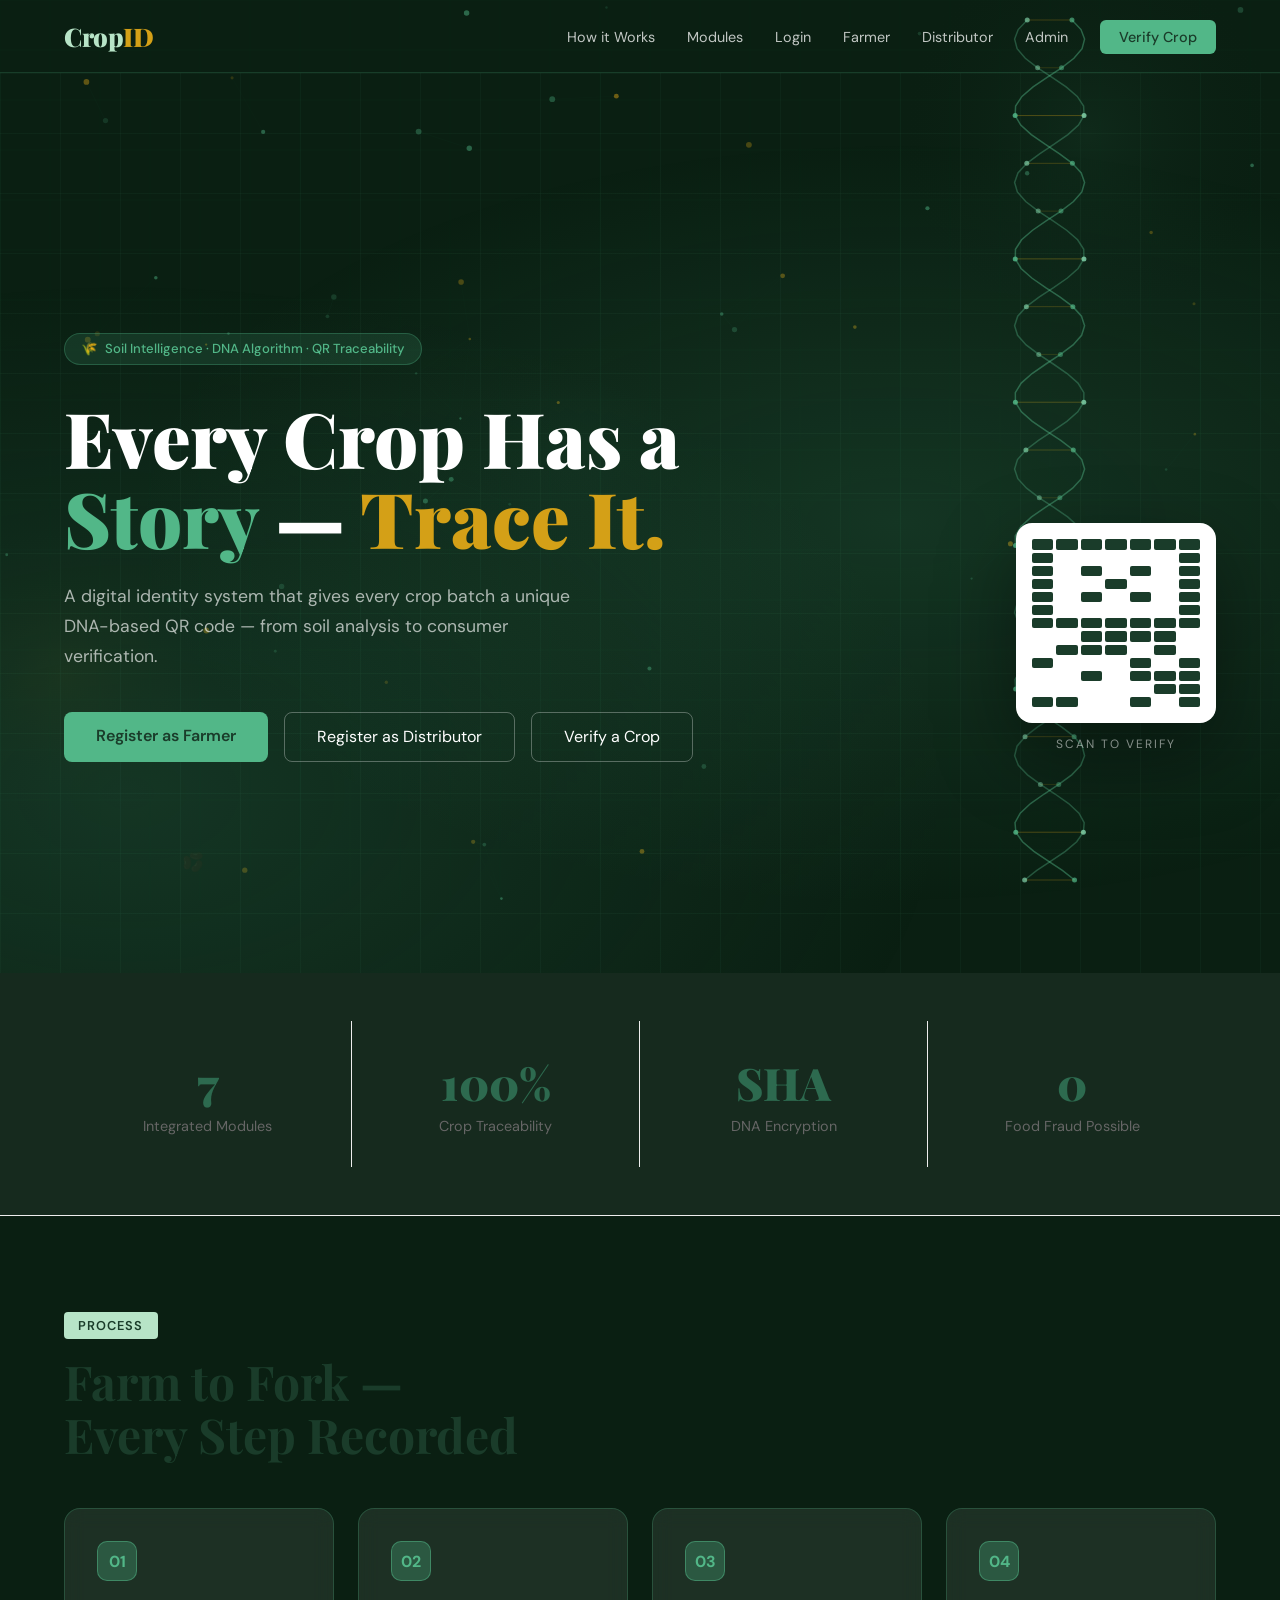
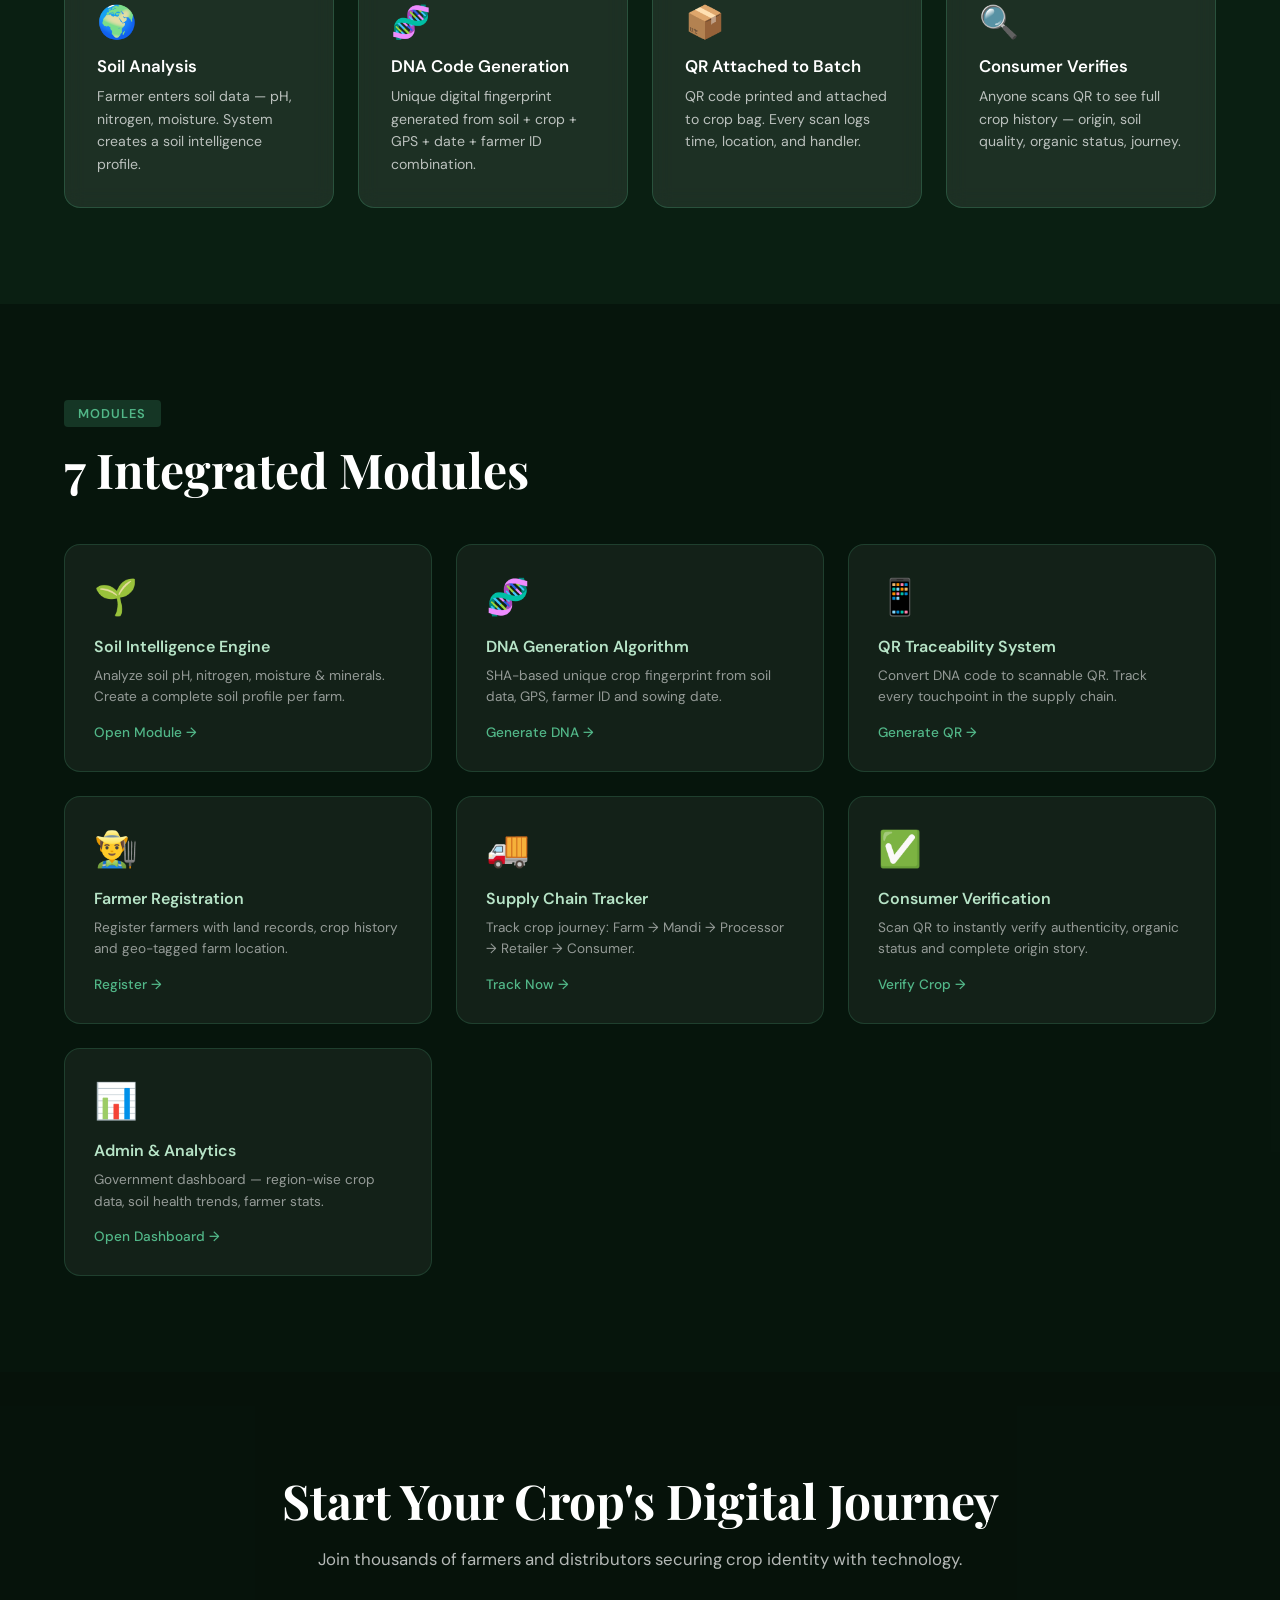
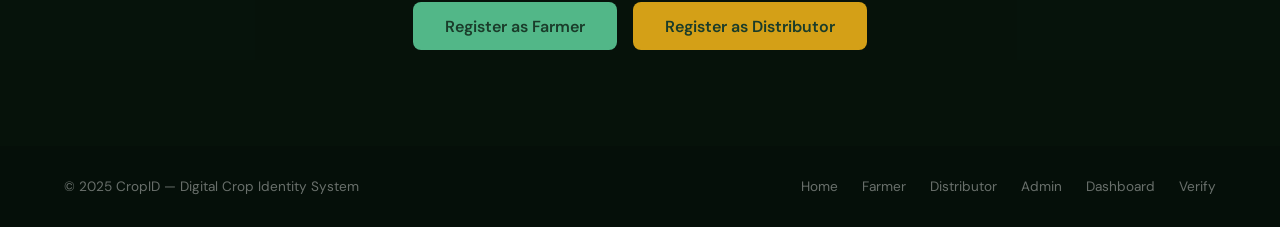
<file: Agrotrace-DNA-main/index.html>
<!DOCTYPE html>
<html lang="en">
<head>
  <meta charset="UTF-8" />
  <meta name="viewport" content="width=device-width, initial-scale=1.0"/>
  <title>CropID — Digital Crop Identity System</title>
  <link href="https://fonts.googleapis.com/css2?family=Playfair+Display:wght@700;900&family=DM+Sans:wght@300;400;500&display=swap" rel="stylesheet"/>
  <style>
    *, *::before, *::after { margin: 0; padding: 0; box-sizing: border-box; }

    :root {
      --green-deep: #1a3c2a;
      --green-mid: #2d6a4f;
      --green-bright: #52b788;
      --green-light: #b7e4c7;
      --gold: #d4a017;
      --cream: #f5f0e8;
      --soil: #6b4226;
      --white: #ffffff;
      --text-dark: #1a1a1a;
    }

    html { scroll-behavior: smooth; }

    body {
      font-family: 'DM Sans', sans-serif;
      background:  #0a1f12;
      color: var(--text-dark);
      overflow-x: hidden;
    }

    nav {
      position: fixed; top: 0; left: 0; right: 0; z-index: 100;
      display: flex; justify-content: space-between; align-items: center;
      padding: 1.2rem 5%;
      background: rgba(0, 0, 0, 0);
      backdrop-filter: blur(0.5px);
      border-bottom: 1px solid rgba(82, 183, 136, 0.2);
    }
    .logo {
      font-family: 'Playfair Display', serif;
      font-size: 1.6rem; font-weight: 900;
      color: var(--green-light);
      letter-spacing: -0.5px;
    }
    .logo span { color: var(--gold); }
    nav ul { list-style: none; display: flex; gap: 2rem; }
    nav ul a {
      color: rgba(255,255,255,0.75);
      text-decoration: none; font-size: 0.9rem;
      font-weight: 400; transition: color 0.2s;
    }
    nav ul a:hover { color: var(--green-bright); }
    .nav-cta {
      background: var(--green-bright);
      color: var(--green-deep) !important;
      padding: 0.5rem 1.2rem;
      border-radius: 6px;
      font-weight: 500 !important;
    }

    .hero {
      min-height: 100vh;
      background: transparent;
      display: flex; align-items: center;
      padding: 7rem 5% 4rem;
      position: relative;
      overflow: hidden;
    }
    .hero-bg {
      position: absolute; inset: 0;
      background:
        radial-gradient(ellipse at 70% 50%, rgba(82,183,136,0.15) 0%, transparent 60%),
        radial-gradient(ellipse at 10% 80%, rgba(45,106,79,0.3) 0%, transparent 50%);
    }
    .hero-grid {
      position: absolute; inset: 0;
      background-image: linear-gradient(rgba(82,183,136,0.05) 1px, transparent 1px),
                        linear-gradient(90deg, rgba(82,183,136,0.05) 1px, transparent 1px);
      background-size: 60px 60px;
    }
    .hero-content { position: relative; max-width: 700px; }
    .hero-badge {
      display: inline-flex; align-items: center; gap: 0.5rem;
      background: rgba(82,183,136,0.15);
      border: 1px solid rgba(82,183,136,0.3);
      padding: 0.4rem 1rem; border-radius: 100px;
      color: var(--green-bright); font-size: 0.82rem; font-weight: 500;
      margin-bottom: 2rem;
      animation: fadeUp 0.6s ease both;
    }
    .hero-badge::before { content: '🌾'; }
    h1 {
      font-family: 'Playfair Display', serif;
      font-size: clamp(2.8rem, 6vw, 5rem);
      font-weight: 900; line-height: 1.05;
      color: var(--white);
      animation: fadeUp 0.6s ease 0.1s both;
    }
    h1 em { color: var(--green-bright); font-style: normal; }
    h1 .gold { color: var(--gold); }
    .hero-sub {
      margin-top: 1.5rem;
      font-size: 1.1rem; line-height: 1.7;
      color: rgba(255,255,255,0.65);
      max-width: 540px;
      animation: fadeUp 0.6s ease 0.2s both;
    }
    .hero-actions {
      margin-top: 2.5rem; display: flex; gap: 1rem; flex-wrap: wrap;
      animation: fadeUp 0.6s ease 0.3s both;
    }
    .btn-primary {
      background: var(--green-bright); color: var(--green-deep);
      border: none; padding: 0.85rem 2rem;
      border-radius: 8px; font-size: 1rem; font-weight: 600;
      cursor: pointer; text-decoration: none;
      transition: transform 0.2s, box-shadow 0.2s;
    }
    .btn-primary:hover { transform: translateY(-2px); box-shadow: 0 8px 24px rgba(82,183,136,0.4); }
    .btn-outline {
      background: transparent; color: var(--white);
      border: 1.5px solid rgba(255,255,255,0.3);
      padding: 0.85rem 2rem;
      border-radius: 8px; font-size: 1rem; font-weight: 400;
      cursor: pointer; text-decoration: none;
      transition: border-color 0.2s, color 0.2s;
    }
    .btn-outline:hover { border-color: var(--green-bright); color: var(--green-bright); }

    .hero-visual {
      position: absolute; right: 5%; top: 50%;
      transform: translateY(-50%);
      animation: fadeUp 0.8s ease 0.4s both;
    }
    .qr-mockup {
      width: 200px; height: 200px;
      background: white; border-radius: 16px;
      padding: 16px;
      box-shadow: 0 30px 80px rgba(0,0,0,0.4);
      display: grid; grid-template-columns: repeat(7, 1fr);
      gap: 3px;
    }
    .qr-cell { border-radius: 2px; background: var(--green-deep); animation: qrPulse 3s ease-in-out infinite; }
    .qr-cell.empty { background: transparent; }
    .qr-label {
      text-align: center; margin-top: 0.8rem;
      color: rgba(255,255,255,0.5); font-size: 0.75rem;
      letter-spacing: 2px; text-transform: uppercase;
    }

    .stats {
      background: var(--white);
      padding: 3rem 5%;
      display: grid; grid-template-columns: repeat(auto-fit, minmax(200px, 1fr));
      gap: 0;
      border-bottom: 1px solid #eee;
    }
    .stat-item { padding: 2rem; text-align: center; border-right: 1px solid #eee; }
    .stat-item:last-child { border-right: none; }
    .stat-num { font-family: 'Playfair Display', serif; font-size: 2.8rem; font-weight: 900; color: var(--green-mid); }
    .stat-label { color: #666; font-size: 0.9rem; margin-top: 0.3rem; }

    .section { padding: 6rem 5%; }
    .section-tag {
      display: inline-block; background: var(--green-light); color: var(--green-deep);
      padding: 0.3rem 0.9rem; border-radius: 4px;
      font-size: 0.8rem; font-weight: 600;
      text-transform: uppercase; letter-spacing: 1px; margin-bottom: 1rem;
    }
    .section-title {
      font-family: 'Playfair Display', serif;
      font-size: clamp(2rem, 4vw, 3rem);
      font-weight: 700; color: var(--green-deep);
      line-height: 1.1; margin-bottom: 3rem;
    }

    .steps-flow { display: grid; grid-template-columns: repeat(auto-fit, minmax(220px, 1fr)); gap: 1.5rem; }
    .step-card {
      background: var(--white); border: 1px solid #e8e8e8;
      border-radius: 16px; padding: 2rem; position: relative;
      transition: transform 0.3s, box-shadow 0.3s;
    }
    .step-card:hover { transform: translateY(-6px); box-shadow: 0 20px 40px rgba(0,0,0,0.08); }
    .step-num {
      width: 40px; height: 40px; background: var(--green-deep); border-radius: 10px;
      display: flex; align-items: center; justify-content: center;
      color: var(--white); font-weight: 700; font-size: 1rem; margin-bottom: 1.2rem;
    }
    .step-icon { font-size: 2rem; margin-bottom: 0.8rem; }
    .step-card h3 { font-size: 1.05rem; font-weight: 600; margin-bottom: 0.5rem; color: var(--green-deep); }
    .step-card p { font-size: 0.88rem; color: #666; line-height: 1.6; }

    .modules-section { background: var(--green-deep); padding: 6rem 5%; }
    .modules-section .section-title { color: var(--white); }
    .modules-section .section-tag { background: rgba(82,183,136,0.2); color: var(--green-bright); }
    .modules-grid { display: grid; grid-template-columns: repeat(auto-fit, minmax(280px, 1fr)); gap: 1.5rem; }
    .module-card {
      background: rgba(255,255,255,0.05); border: 1px solid rgba(82,183,136,0.2);
      border-radius: 16px; padding: 1.8rem; transition: background 0.3s, border-color 0.3s;
    }
    .module-card:hover { background: rgba(82,183,136,0.1); border-color: rgba(82,183,136,0.5); }
    .module-icon { font-size: 2.2rem; margin-bottom: 1rem; }
    .module-card h3 { color: var(--green-light); font-size: 1rem; font-weight: 600; margin-bottom: 0.5rem; }
    .module-card p { color: rgba(255,255,255,0.55); font-size: 0.85rem; line-height: 1.6; }
    .module-link { display: inline-block; margin-top: 1rem; color: var(--green-bright); font-size: 0.85rem; text-decoration: none; font-weight: 500; }
    .module-link:hover { text-decoration: underline; }

    .cta-section { padding: 6rem 5%; text-align: center; background: linear-gradient(135deg, var(--green-mid), var(--green-deep)); }
    .cta-section h2 { font-family: 'Playfair Display', serif; font-size: clamp(2rem, 4vw, 3rem); color: var(--white); margin-bottom: 1rem; }
    .cta-section p { color: rgba(255,255,255,0.7); font-size: 1.05rem; margin-bottom: 2rem; }

    footer {
      background: #0f2318; padding: 2rem 5%;
      display: flex; justify-content: space-between; align-items: center; flex-wrap: wrap; gap: 1rem;
    }
    footer p { color: rgba(255,255,255,0.4); font-size: 0.85rem; }
    .footer-links { display: flex; gap: 1.5rem; }
    .footer-links a { color: rgba(255,255,255,0.4); text-decoration: none; font-size: 0.85rem; }
    .footer-links a:hover { color: var(--green-bright); }

    @keyframes fadeUp { from { opacity: 0; transform: translateY(20px); } to { opacity: 1; transform: translateY(0); } }
    @keyframes qrPulse { 0%, 100% { opacity: 1; } 50% { opacity: 0.6; } }

    @media (max-width: 768px) {
      .hero-visual { display: none; }
      nav ul { display: none; }
      .stat-item { border-right: none; border-bottom: 1px solid #eee; }
    }
/* Background Override */
body { background: #0a1f12 !important; }
.hero { background: transparent !important; }
.stats { background: rgba(255,255,255,0.05) !important; }
.section { background: transparent !important; }
.modules-section { background: rgba(0,0,0,0.3) !important; }
.cta-section { background: rgba(0,0,0,0.4) !important; }
footer { background: rgba(0,0,0,0.5) !important; }

/* Step Cards - White Remove */
.step-card {
  background: rgba(255, 255, 255, 0.08) !important;
  border: 1px solid rgba(82, 183, 136, 0.25) !important;
  backdrop-filter: blur(10px) !important;
}
.step-card h3 { color: #ffffff !important; }
.step-card p { color: rgba(255, 255, 255, 0.7) !important; }
.step-num {
  background: rgba(82, 183, 136, 0.3) !important;
  color: #52b788 !important;
  border: 1px solid rgba(82, 183, 136, 0.5) !important;
}

/* ========= RESPONSIVE ========= */
@media (max-width: 1024px) {
  .modules-grid { grid-template-columns: repeat(2, 1fr); }
  .steps-flow { grid-template-columns: repeat(2, 1fr); }
}

@media (max-width: 768px) {
  nav { padding: 1rem 4%; }
  nav ul { display: none; }

  .hero { padding: 6rem 4% 3rem; min-height: auto; }
  .hero-visual { display: none; }
  h1 { font-size: 2.2rem; }
  .hero-sub { font-size: 0.95rem; }
  .hero-actions { flex-direction: column; }
  .btn-primary, .btn-outline { width: 100%; text-align: center; padding: 0.9rem; }

  .stats { grid-template-columns: repeat(2, 1fr); }
  .stat-item { border-right: none; border-bottom: 1px solid #eee; padding: 1.2rem; }
  .stat-num { font-size: 2rem; }

  .section { padding: 3rem 4%; }
  .section-title { font-size: 1.8rem; margin-bottom: 1.5rem; }
  .steps-flow { grid-template-columns: 1fr; }

  .modules-section { padding: 3rem 4%; }
  .modules-grid { grid-template-columns: 1fr; }

  .cta-section { padding: 3rem 4%; }
  .cta-section h2 { font-size: 1.8rem; }

  footer { flex-direction: column; text-align: center; padding: 1.5rem 4%; }
  .footer-links { flex-wrap: wrap; justify-content: center; gap: 1rem; }
}

@media (max-width: 480px) {
  h1 { font-size: 1.8rem; }
  .stats { grid-template-columns: 1fr; }
  .hero-badge { font-size: 0.72rem; }
}
  </style>

  <link rel="stylesheet" href="background.css"/>
</head>
<body>

<nav>
  <div class="logo">Crop<span>ID</span></div>
  <ul>
    <li><a href="#how">How it Works</a></li>
    <li><a href="#modules">Modules</a></li>
    <li><a href="login.html">Login</a></li>
    <li><a href="farmer-registration.html">Farmer</a></li>
    <li><a href="distributor-registration.html">Distributor</a></li>
    <li><a href="admin-registration.html">Admin</a></li>
    <li><a href="consumer-verification.html" class="nav-cta">Verify Crop</a></li>
  </ul>
</nav>

<section class="hero">
  <div class="hero-bg"></div>
  <div class="hero-grid"></div>
  <div class="hero-content">
    <div class="hero-badge">Soil Intelligence · DNA Algorithm · QR Traceability</div>
    <h1>Every Crop Has a <em>Story</em> — <span class="gold">Trace It.</span></h1>
    <p class="hero-sub">A digital identity system that gives every crop batch a unique DNA-based QR code — from soil analysis to consumer verification.</p>
    <div class="hero-actions">
      <a href="farmer-registration.html" class="btn-primary">Register as Farmer</a>
      <a href="distributor-registration.html" class="btn-outline">Register as Distributor</a>
      <a href="consumer-verification.html" class="btn-outline">Verify a Crop</a>
    </div>
  </div>
  <div class="hero-visual">
    <div class="qr-mockup" id="qrMockup"></div>
    <p class="qr-label">Scan to Verify</p>
  </div>
</section>

<section class="stats">
  <div class="stat-item"><div class="stat-num">7</div><div class="stat-label">Integrated Modules</div></div>
  <div class="stat-item"><div class="stat-num">100%</div><div class="stat-label">Crop Traceability</div></div>
  <div class="stat-item"><div class="stat-num">SHA</div><div class="stat-label">DNA Encryption</div></div>
  <div class="stat-item"><div class="stat-num">0</div><div class="stat-label">Food Fraud Possible</div></div>
</section>

<section class="section" id="how">
  <div class="section-tag">Process</div>
  <h2 class="section-title">Farm to Fork —<br>Every Step Recorded</h2>
  <div class="steps-flow">
    <div class="step-card"><div class="step-num">01</div><div class="step-icon">🌍</div><h3>Soil Analysis</h3><p>Farmer enters soil data — pH, nitrogen, moisture. System creates a soil intelligence profile.</p></div>
    <div class="step-card"><div class="step-num">02</div><div class="step-icon">🧬</div><h3>DNA Code Generation</h3><p>Unique digital fingerprint generated from soil + crop + GPS + date + farmer ID combination.</p></div>
    <div class="step-card"><div class="step-num">03</div><div class="step-icon">📦</div><h3>QR Attached to Batch</h3><p>QR code printed and attached to crop bag. Every scan logs time, location, and handler.</p></div>
    <div class="step-card"><div class="step-num">04</div><div class="step-icon">🔍</div><h3>Consumer Verifies</h3><p>Anyone scans QR to see full crop history — origin, soil quality, organic status, journey.</p></div>
  </div>
</section>

<section class="modules-section" id="modules">
  <div class="section-tag">Modules</div>
  <h2 class="section-title">7 Integrated Modules</h2>
  <div class="modules-grid">
    <div class="module-card"><div class="module-icon">🌱</div><h3>Soil Intelligence Engine</h3><p>Analyze soil pH, nitrogen, moisture & minerals. Create a complete soil profile per farm.</p><a href="crop-soil-input.html" class="module-link">Open Module →</a></div>
    <div class="module-card"><div class="module-icon">🧬</div><h3>DNA Generation Algorithm</h3><p>SHA-based unique crop fingerprint from soil data, GPS, farmer ID and sowing date.</p><a href="QR-Generator.html" class="module-link">Generate DNA →</a></div>
    <div class="module-card"><div class="module-icon">📱</div><h3>QR Traceability System</h3><p>Convert DNA code to scannable QR. Track every touchpoint in the supply chain.</p><a href="QR-Generator.html" class="module-link">Generate QR →</a></div>
    <div class="module-card"><div class="module-icon">👨‍🌾</div><h3>Farmer Registration</h3><p>Register farmers with land records, crop history and geo-tagged farm location.</p><a href="farmer-registration.html" class="module-link">Register →</a></div>
    <div class="module-card"><div class="module-icon">🚚</div><h3>Supply Chain Tracker</h3><p>Track crop journey: Farm → Mandi → Processor → Retailer → Consumer.</p><a href="supply-chain.html" class="module-link">Track Now →</a></div>
    <div class="module-card"><div class="module-icon">✅</div><h3>Consumer Verification</h3><p>Scan QR to instantly verify authenticity, organic status and complete origin story.</p><a href="consumer-verification.html" class="module-link">Verify Crop →</a></div>
    <div class="module-card"><div class="module-icon">📊</div><h3>Admin & Analytics</h3><p>Government dashboard — region-wise crop data, soil health trends, farmer stats.</p><a href="admin-dashboard.html" class="module-link">Open Dashboard →</a></div>
  </div>
</section>

<section class="cta-section">
  <h2>Start Your Crop's Digital Journey</h2>
  <p>Join thousands of farmers and distributors securing crop identity with technology.</p>
  <div style="display:flex;gap:1rem;justify-content:center;flex-wrap:wrap;">
    <a href="farmer-registration.html" class="btn-primary">Register as Farmer</a>
    <a href="distributor-registration.html" class="btn-primary" style="background:var(--gold);">Register as Distributor</a>
  </div>
</section>

<footer>
  <p>© 2025 CropID — Digital Crop Identity System</p>
  <div class="footer-links">
    <a href="index.html">Home</a>
    <a href="farmer-registration.html">Farmer</a>
    <a href="distributor-registration.html">Distributor</a>
    <a href="admin-registration.html">Admin</a>
    <a href="admin-dashboard.html">Dashboard</a>
    <a href="consumer-verification.html">Verify</a>
  </div>
</footer>

<script>
  const grid = document.getElementById('qrMockup');
  if (grid) {
    const pattern = [1,1,1,1,1,1,1,1,0,0,0,0,0,1,1,0,1,0,1,0,1,1,0,0,1,0,0,1,1,0,1,0,1,0,1,1,0,0,0,0,0,1,1,1,1,1,1,1,1];
    const extra = Array.from({length: 42}, () => Math.random() > 0.5 ? 1 : 0);
    const full = [...pattern, ...extra];
    full.forEach((v, i) => {
      const cell = document.createElement('div');
      cell.className = 'qr-cell' + (v === 0 ? ' empty' : '');
      if (v === 1) cell.style.animationDelay = (Math.random() * 2) + 's';
      grid.appendChild(cell);
    });
  }
</script>
<script src="background.js"></script>
</body>
</html>
</file>
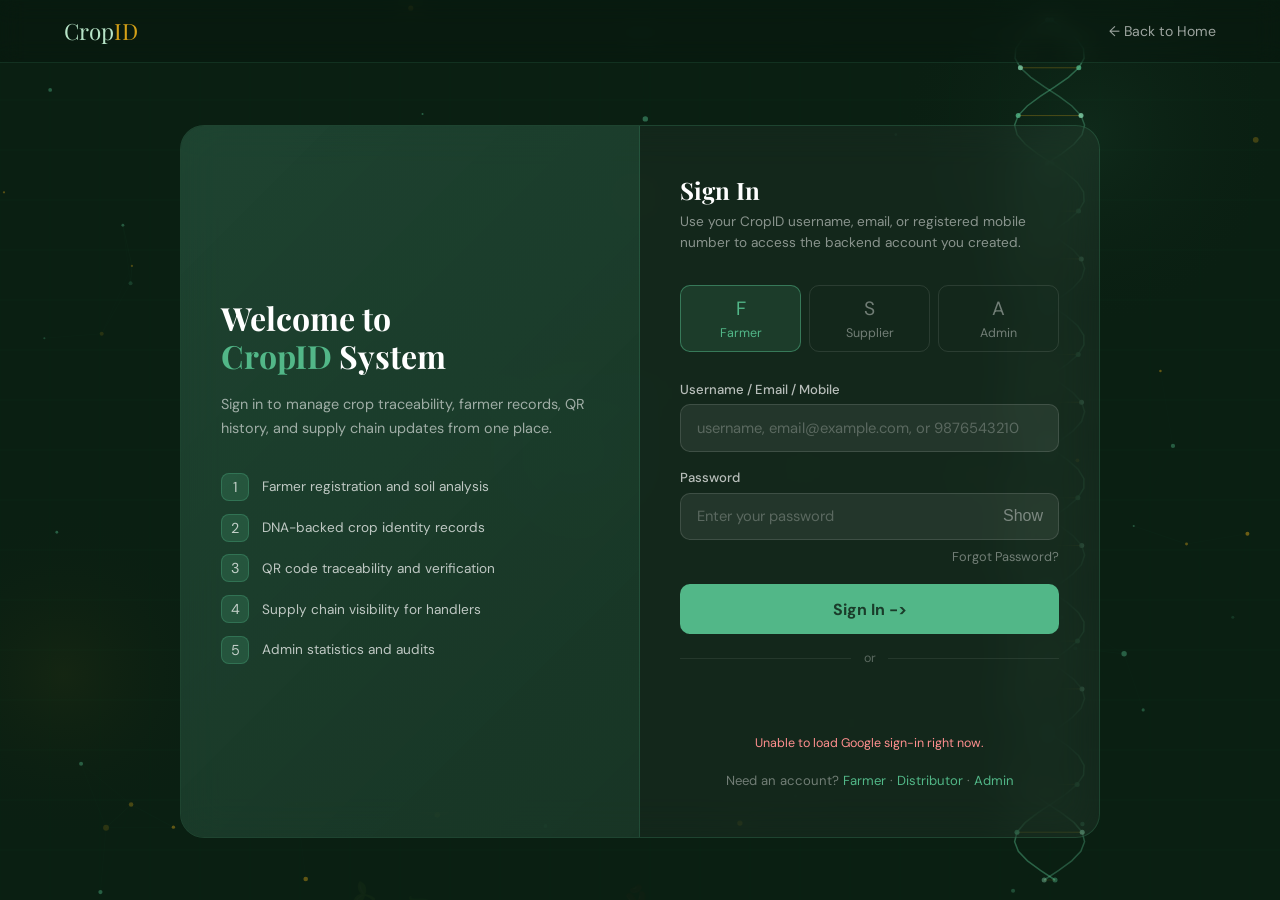
<file: Agrotrace-DNA-main/admin-dashboard.html>
<!DOCTYPE html>
<html lang="en">
<head>
  <meta charset="UTF-8"/>
  <meta name="viewport" content="width=device-width, initial-scale=1.0"/>
  <title>Admin Dashboard — CropID</title>
  <link href="https://fonts.googleapis.com/css2?family=Playfair+Display:wght@700;900&family=DM+Sans:wght@300;400;500&family=JetBrains+Mono:wght@400&display=swap" rel="stylesheet"/>
  <style>
    *, *::before, *::after { margin: 0; padding: 0; box-sizing: border-box; }
    :root {
      --green-deep: #1a3c2a; --green-mid: #2d6a4f; --green-bright: #52b788;
      --green-light: #b7e4c7; --gold: #d4a017; --cream: #f5f0e8; --white: #fff;
      --sidebar-w: 240px;
    }
    body { font-family: 'DM Sans', sans-serif; background: #f0f2f5; display: flex; min-height: 100vh; }

    .sidebar { width: var(--sidebar-w); background: var(--green-deep); min-height: 100vh; padding: 1.5rem 0; flex-shrink: 0; position: fixed; top: 0; left: 0; bottom: 0; overflow-y: auto; }
    .sidebar-logo { font-family: 'Playfair Display', serif; font-size: 1.5rem; color: var(--green-light); padding: 0 1.5rem; margin-bottom: 2rem; display: block; text-decoration: none; }
    .sidebar-logo span { color: var(--gold); }
    .sidebar-section { padding: 0.3rem 1.5rem; margin-bottom: 0.3rem; font-size: 0.7rem; color: rgba(255,255,255,0.3); text-transform: uppercase; letter-spacing: 1.5px; }
    .sidebar-item { display: flex; align-items: center; gap: 0.8rem; padding: 0.75rem 1.5rem; color: rgba(255,255,255,0.5); text-decoration: none; font-size: 0.88rem; transition: all 0.2s; border-left: 3px solid transparent; }
    .sidebar-item:hover { color: white; background: rgba(255,255,255,0.05); }
    .sidebar-item.active { color: var(--green-bright); background: rgba(82,183,136,0.1); border-left-color: var(--green-bright); }
    .sidebar-icon { font-size: 1rem; width: 20px; text-align: center; }

    .main-content { margin-left: var(--sidebar-w); flex: 1; padding: 0; }

    .topbar { background: white; padding: 1rem 2rem; display: flex; justify-content: space-between; align-items: center; border-bottom: 1px solid #e8e8e8; position: sticky; top: 0; z-index: 10; }
    .topbar h1 { font-family: 'Playfair Display', serif; font-size: 1.4rem; color: var(--green-deep); }
    .topbar-right { display: flex; align-items: center; gap: 1.2rem; }
    .topbar-badge { background: rgba(82,183,136,0.12); color: var(--green-mid); padding: 0.35rem 0.9rem; border-radius: 6px; font-size: 0.8rem; font-weight: 500; }
    .admin-avatar { width: 36px; height: 36px; border-radius: 50%; background: var(--green-mid); display: flex; align-items: center; justify-content: center; color: white; font-size: 0.9rem; font-weight: 600; }

    .page { padding: 2rem; }

    .kpi-grid { display: grid; grid-template-columns: repeat(4, 1fr); gap: 1.2rem; margin-bottom: 2rem; }
    .kpi-card { background: white; border-radius: 14px; padding: 1.5rem; border: 1px solid #e8e8e8; position: relative; overflow: hidden; transition: transform 0.2s, box-shadow 0.2s; }
    .kpi-card:hover { transform: translateY(-3px); box-shadow: 0 8px 24px rgba(0,0,0,0.08); }
    .kpi-card::before { content: ''; position: absolute; top: 0; left: 0; right: 0; height: 3px; }
    .kpi-card:nth-child(1)::before { background: var(--green-bright); }
    .kpi-card:nth-child(2)::before { background: var(--gold); }
    .kpi-card:nth-child(3)::before { background: #3a7ebf; }
    .kpi-card:nth-child(4)::before { background: #e74c3c; }
    .kpi-icon { font-size: 1.8rem; margin-bottom: 0.8rem; }
    .kpi-value { font-family: 'Playfair Display', serif; font-size: 2rem; font-weight: 700; color: var(--green-deep); }
    .kpi-label { font-size: 0.8rem; color: #888; margin-top: 0.2rem; }
    .kpi-change { font-size: 0.75rem; margin-top: 0.5rem; font-weight: 500; display: flex; align-items: center; gap: 0.3rem; }
    .kpi-change.up { color: #27ae60; }
    .kpi-change.down { color: #e74c3c; }

    .charts-row { display: grid; grid-template-columns: 1.5fr 1fr; gap: 1.5rem; margin-bottom: 1.5rem; }
    .chart-card { background: white; border-radius: 14px; padding: 1.5rem; border: 1px solid #e8e8e8; }
    .chart-title { font-family: 'Playfair Display', serif; font-size: 1rem; color: var(--green-deep); margin-bottom: 1.5rem; display: flex; justify-content: space-between; align-items: center; }
    .chart-filter { font-size: 0.78rem; color: #888; font-family: 'DM Sans', sans-serif; }

    .bar-chart { display: flex; align-items: flex-end; gap: 0.5rem; height: 140px; }
    .bar-group { display: flex; flex-direction: column; align-items: center; gap: 0.3rem; flex: 1; }
    .bar { width: 100%; border-radius: 6px 6px 0 0; transition: opacity 0.2s; }
    .bar:hover { opacity: 0.8; }
    .bar-label { font-size: 0.68rem; color: #999; }

    .donut-container { display: flex; align-items: center; gap: 1rem; }
    .donut { position: relative; width: 130px; height: 130px; flex-shrink: 0; }
    .donut svg { width: 100%; height: 100%; transform: rotate(-90deg); }
    .donut-center { position: absolute; inset: 0; display: flex; flex-direction: column; align-items: center; justify-content: center; }
    .donut-num { font-family: 'Playfair Display', serif; font-size: 1.5rem; color: var(--green-deep); font-weight: 700; }
    .donut-sub { font-size: 0.65rem; color: #aaa; }
    .donut-legend { display: flex; flex-direction: column; gap: 0.5rem; }
    .legend-item { display: flex; align-items: center; gap: 0.5rem; font-size: 0.8rem; color: #555; }
    .legend-dot { width: 10px; height: 10px; border-radius: 50%; }

    .table-card { background: white; border-radius: 14px; border: 1px solid #e8e8e8; margin-bottom: 1.5rem; overflow: hidden; }
    .table-header { padding: 1.2rem 1.5rem; display: flex; justify-content: space-between; align-items: center; border-bottom: 1px solid #f0f0f0; }
    .table-title { font-family: 'Playfair Display', serif; font-size: 1rem; color: var(--green-deep); }
    .search-mini { padding: 0.45rem 0.9rem; border: 1px solid #e0e0e0; border-radius: 6px; font-size: 0.82rem; font-family: 'DM Sans', sans-serif; }
    .search-mini:focus { outline: none; border-color: var(--green-bright); }
    table { width: 100%; border-collapse: collapse; }
    th { background: #f8f8f8; padding: 0.7rem 1rem; text-align: left; font-size: 0.75rem; color: #888; font-weight: 600; text-transform: uppercase; letter-spacing: 0.5px; }
    td { padding: 0.85rem 1rem; font-size: 0.85rem; border-bottom: 1px solid #f5f5f5; }
    tr:last-child td { border-bottom: none; }
    tr:hover td { background: #fafafa; }
    .status-pill { display: inline-block; padding: 0.2rem 0.7rem; border-radius: 100px; font-size: 0.72rem; font-weight: 600; }
    .pill-active { background: #e8f5e9; color: #2e7d32; }
    .pill-transit { background: #fff3e0; color: #e65100; }
    .pill-pending { background: #f5f5f5; color: #888; }
    .pill-delivered { background: #e3f2fd; color: #1565c0; }

    .bottom-row { display: grid; grid-template-columns: 1fr 1fr 1fr; gap: 1.5rem; }
    .mini-card { background: white; border-radius: 14px; padding: 1.5rem; border: 1px solid #e8e8e8; }
    .mini-card-title { font-size: 0.82rem; font-weight: 600; color: #888; text-transform: uppercase; letter-spacing: 0.5px; margin-bottom: 1rem; }
    .activity-item { display: flex; gap: 0.8rem; align-items: flex-start; padding: 0.6rem 0; border-bottom: 1px solid #f5f5f5; }
    .activity-item:last-child { border-bottom: none; }
    .activity-dot { width: 8px; height: 8px; border-radius: 50%; background: var(--green-bright); flex-shrink: 0; margin-top: 5px; }
    .activity-text { font-size: 0.82rem; color: #555; line-height: 1.4; }
    .activity-time { font-size: 0.72rem; color: #bbb; }
    .soil-region { display: flex; justify-content: space-between; align-items: center; padding: 0.5rem 0; border-bottom: 1px solid #f0f0f0; font-size: 0.82rem; }
    .soil-region:last-child { border-bottom: none; }
    .soil-region-bar { width: 80px; height: 6px; background: #f0f0f0; border-radius: 3px; overflow: hidden; }
    .soil-region-fill { height: 100%; background: var(--green-bright); border-radius: 3px; }

    @media (max-width: 1100px) { .kpi-grid { grid-template-columns: repeat(2,1fr); } .charts-row { grid-template-columns: 1fr; } .bottom-row { grid-template-columns: 1fr; } }
    @media (max-width: 768px) { .sidebar { display: none; } .main-content { margin-left: 0; } }  

    /* Background Overrides */
body { background: #0a1f12 !important; }
.sidebar { background: rgba(10,20,15,0.95) !important; border-right: 1px solid rgba(82,183,136,0.15) !important; }
.topbar {
  background: rgba(10,25,16,0.9) !important;
  border-color: rgba(82,183,136,0.15) !important;
  backdrop-filter: blur(12px) !important;
}
.topbar h1 { color: #ffffff !important; }
.kpi-card {
  background: rgba(255,255,255,0.06) !important;
  border-color: rgba(82,183,136,0.2) !important;
  backdrop-filter: blur(8px) !important;
}
.kpi-value { color: #ffffff !important; }
.kpi-label { color: rgba(255,255,255,0.5) !important; }
.chart-card {
  background: rgba(255,255,255,0.06) !important;
  border-color: rgba(82,183,136,0.2) !important;
  backdrop-filter: blur(8px) !important;
}
.chart-title { color: #ffffff !important; }
.bar-label { color: rgba(255,255,255,0.4) !important; }
.table-card {
  background: rgba(255,255,255,0.06) !important;
  border-color: rgba(82,183,136,0.2) !important;
  backdrop-filter: blur(8px) !important;
}
.table-title { color: #ffffff !important; }
th {
  background: rgba(255,255,255,0.05) !important;
  color: rgba(255,255,255,0.5) !important;
}
td { color: rgba(255,255,255,0.8) !important; border-color: rgba(255,255,255,0.05) !important; }
tr:hover td { background: rgba(255,255,255,0.04) !important; }
.mini-card {
  background: rgba(255,255,255,0.06) !important;
  border-color: rgba(82,183,136,0.2) !important;
  backdrop-filter: blur(8px) !important;
}
.mini-card-title { color: rgba(255,255,255,0.4) !important; }
.activity-text { color: rgba(255,255,255,0.7) !important; }
.search-mini {
  background: rgba(255,255,255,0.08) !important;
  border-color: rgba(82,183,136,0.3) !important;
  color: #ffffff !important;
}
.page { background: transparent !important; }   


/* ========= RESPONSIVE ========= */
@media (max-width: 1100px) {
  .kpi-grid { grid-template-columns: repeat(2, 1fr); }
  .charts-row { grid-template-columns: 1fr; }
  .bottom-row { grid-template-columns: 1fr; }
}

@media (max-width: 768px) {
  .sidebar { display: none; }
  .main-content { margin-left: 0; }
  .topbar { padding: 1rem 4%; }
  .topbar h1 { font-size: 1.1rem; }
  .topbar-right { gap: 0.6rem; }
  .topbar-badge { display: none; }
  .page { padding: 1rem 4%; }
  .kpi-grid { grid-template-columns: repeat(2, 1fr); gap: 0.8rem; }
  .kpi-card { padding: 1rem; }
  .kpi-value { font-size: 1.5rem; }
  .kpi-icon { font-size: 1.4rem; }
  .chart-card { padding: 1rem; }
  .bar-chart { height: 100px; }
  .donut-container { flex-direction: column; align-items: flex-start; }
  .table-header { flex-direction: column; gap: 0.8rem; align-items: flex-start; }
  .search-mini { width: 100%; }
  table { font-size: 0.78rem; }
  th, td { padding: 0.5rem 0.6rem; }
  .mini-card { padding: 1rem; }

  /* Mobile Sidebar Toggle Button */
  .mob-menu-btn {
    display: flex !important;
    align-items: center; justify-content: center;
    width: 36px; height: 36px;
    background: rgba(82,183,136,0.15);
    border: 1px solid rgba(82,183,136,0.3);
    border-radius: 8px; cursor: pointer;
    font-size: 1.1rem; color: #52b788;
  }
}

@media (max-width: 480px) {
  .kpi-grid { grid-template-columns: 1fr; }
  .kpi-card { padding: 0.9rem; }
  th:nth-child(4), td:nth-child(4),
  th:nth-child(5), td:nth-child(5),
  th:nth-child(7), td:nth-child(7) { display: none; }
}
  </style>

  <link rel="stylesheet" href="background.css"/>

  <script src="api-client.js"></script>
</head>
<body>

<aside class="sidebar">
  <a href="index.html" class="sidebar-logo">Crop<span>ID</span></a>
  <div class="sidebar-section">Main</div>
  <a href="admin-dashboard.html" class="sidebar-item active"><span class="sidebar-icon">📊</span>Dashboard</a>
  <a href="farmer-registration.html" class="sidebar-item"><span class="sidebar-icon">👨‍🌾</span>Farmers</a>
  <a href="crop-soil-input.html" class="sidebar-item"><span class="sidebar-icon">🌱</span>Crop Batches</a>
  <a href="qr-generator.html" class="sidebar-item"><span class="sidebar-icon">🧬</span>DNA / QR</a>
  <div class="sidebar-section">Operations</div>
  <a href="supply-chain.html" class="sidebar-item"><span class="sidebar-icon">🚚</span>Supply Chain</a>
  <a href="consumer-verification.html" class="sidebar-item"><span class="sidebar-icon">✅</span>Verifications</a>
  <div class="sidebar-section">Reports</div>
  <a href="#" class="sidebar-item"><span class="sidebar-icon">📈</span>Analytics</a>
  <a href="#" class="sidebar-item"><span class="sidebar-icon">🌍</span>Soil Health Map</a>
  <a href="#" class="sidebar-item"><span class="sidebar-icon">⚙️</span>Settings</a>
</aside>

<div class="main-content">
  <div class="topbar">
    <h1>Admin Dashboard</h1>
    <div class="topbar-right">
      <span class="topbar-badge">🟢 System Live</span>
      <span style="font-size:0.82rem;color:#888">Kharif Season 2025</span>
      <div class="admin-avatar">AD</div>
    </div>
  </div>

  <div class="page">
    <div class="kpi-grid">
      <div class="kpi-card"><div class="kpi-icon">👨‍🌾</div><div class="kpi-value">1,248</div><div class="kpi-label">Registered Farmers</div><div class="kpi-change up">↑ +48 this month</div></div>
      <div class="kpi-card"><div class="kpi-icon">📦</div><div class="kpi-value">3,891</div><div class="kpi-label">Active Crop Batches</div><div class="kpi-change up">↑ +312 this week</div></div>
      <div class="kpi-card"><div class="kpi-icon">✅</div><div class="kpi-value">12.4K</div><div class="kpi-label">QR Verifications</div><div class="kpi-change up">↑ +2.1K today</div></div>
      <div class="kpi-card"><div class="kpi-icon">⚠️</div><div class="kpi-value">7</div><div class="kpi-label">Fraud Alerts</div><div class="kpi-change down">↓ -3 from last week</div></div>
    </div>

    <div class="charts-row">
      <div class="chart-card">
        <div class="chart-title">Monthly Crop Registrations<span class="chart-filter">2025 Season</span></div>
        <div class="bar-chart">
          <div class="bar-group"><div class="bar" style="height:60%;background:rgba(82,183,136,0.3)"></div><div class="bar-label">Jan</div></div>
          <div class="bar-group"><div class="bar" style="height:75%;background:rgba(82,183,136,0.4)"></div><div class="bar-label">Feb</div></div>
          <div class="bar-group"><div class="bar" style="height:55%;background:rgba(82,183,136,0.3)"></div><div class="bar-label">Mar</div></div>
          <div class="bar-group"><div class="bar" style="height:90%;background:var(--green-mid)"></div><div class="bar-label">Apr</div></div>
          <div class="bar-group"><div class="bar" style="height:100%;background:var(--green-bright)"></div><div class="bar-label">May</div></div>
          <div class="bar-group"><div class="bar" style="height:85%;background:var(--green-mid)"></div><div class="bar-label">Jun</div></div>
          <div class="bar-group"><div class="bar" style="height:70%;background:rgba(82,183,136,0.5)"></div><div class="bar-label">Jul</div></div>
          <div class="bar-group"><div class="bar" style="height:40%;background:rgba(82,183,136,0.25)"></div><div class="bar-label">Aug</div></div>
        </div>
        <div style="display:flex;gap:1.5rem;margin-top:1rem">
          <div style="font-size:0.8rem;color:#888">Peak: <strong style="color:var(--green-mid)">May 2025 — 612 batches</strong></div>
          <div style="font-size:0.8rem;color:#888">Avg: <strong style="color:var(--green-mid)">487/month</strong></div>
        </div>
      </div>

      <div class="chart-card">
        <div class="chart-title">Crop Distribution</div>
        <div class="donut-container">
          <div class="donut">
            <svg viewBox="0 0 36 36">
              <circle cx="18" cy="18" r="15.9" fill="none" stroke="#f0f0f0" stroke-width="3"/>
              <circle cx="18" cy="18" r="15.9" fill="none" stroke="var(--green-bright)" stroke-width="3" stroke-dasharray="32 68" stroke-dashoffset="0"/>
              <circle cx="18" cy="18" r="15.9" fill="none" stroke="var(--gold)" stroke-width="3" stroke-dasharray="21 79" stroke-dashoffset="-32"/>
              <circle cx="18" cy="18" r="15.9" fill="none" stroke="#3a7ebf" stroke-width="3" stroke-dasharray="18 82" stroke-dashoffset="-53"/>
              <circle cx="18" cy="18" r="15.9" fill="none" stroke="#e74c3c" stroke-width="3" stroke-dasharray="15 85" stroke-dashoffset="-71"/>
              <circle cx="18" cy="18" r="15.9" fill="none" stroke="#9b59b6" stroke-width="3" stroke-dasharray="14 86" stroke-dashoffset="-86"/>
            </svg>
            <div class="donut-center"><div class="donut-num">3.8K</div><div class="donut-sub">Batches</div></div>
          </div>
          <div class="donut-legend">
            <div class="legend-item"><div class="legend-dot" style="background:var(--green-bright)"></div>Wheat 32%</div>
            <div class="legend-item"><div class="legend-dot" style="background:var(--gold)"></div>Cotton 21%</div>
            <div class="legend-item"><div class="legend-dot" style="background:#3a7ebf"></div>Soybean 18%</div>
            <div class="legend-item"><div class="legend-dot" style="background:#e74c3c"></div>Onion 15%</div>
            <div class="legend-item"><div class="legend-dot" style="background:#9b59b6"></div>Others 14%</div>
          </div>
        </div>
      </div>
    </div>

    <div class="table-card">
      <div class="table-header">
        <div class="table-title">Recent Crop Batches</div>
        <input class="search-mini" type="text" placeholder="🔍 Search batches..." oninput="filterTable(this.value)"/>
      </div>
      <table>
        <thead><tr><th>Batch ID</th><th>Farmer</th><th>Crop</th><th>District</th><th>Date</th><th>Status</th><th>Verifications</th></tr></thead>
        <tbody id="tableBody">
          <tr><td><span style="font-family:'JetBrains Mono',monospace;font-size:0.78rem">CROP-A1B2-C3D4</span></td><td>Ramesh Patil</td><td>Wheat</td><td>Aurangabad</td><td>15 Jun 2025</td><td><span class="status-pill pill-transit">In Transit</span></td><td>47</td></tr>
          <tr><td><span style="font-family:'JetBrains Mono',monospace;font-size:0.78rem">CROP-E5F6-G7H8</span></td><td>Sunita Deshmukh</td><td>Cotton</td><td>Pune</td><td>14 Jun 2025</td><td><span class="status-pill pill-active">At Mandi</span></td><td>23</td></tr>
          <tr><td><span style="font-family:'JetBrains Mono',monospace;font-size:0.78rem">CROP-I9J0-K1L2</span></td><td>Anil Shinde</td><td>Soybean</td><td>Nashik</td><td>12 Jun 2025</td><td><span class="status-pill pill-delivered">Delivered</span></td><td>112</td></tr>
          <tr><td><span style="font-family:'JetBrains Mono',monospace;font-size:0.78rem">CROP-M3N4-O5P6</span></td><td>Priya Jadhav</td><td>Onion</td><td>Latur</td><td>11 Jun 2025</td><td><span class="status-pill pill-active">Processing</span></td><td>8</td></tr>
          <tr><td><span style="font-family:'JetBrains Mono',monospace;font-size:0.78rem">CROP-Q7R8-S9T0</span></td><td>Vijay Kulkarni</td><td>Turmeric</td><td>Sangli</td><td>10 Jun 2025</td><td><span class="status-pill pill-delivered">Delivered</span></td><td>89</td></tr>
          <tr><td><span style="font-family:'JetBrains Mono',monospace;font-size:0.78rem">CROP-U1V2-W3X4</span></td><td>Meera Bhosale</td><td>Jowar</td><td>Solapur</td><td>9 Jun 2025</td><td><span class="status-pill pill-pending">Registered</span></td><td>0</td></tr>
        </tbody>
      </table>
    </div>

    <div class="bottom-row">
      <div class="mini-card">
        <div class="mini-card-title">Recent Activity</div>
        <div class="activity-item"><div class="activity-dot"></div><div><div class="activity-text">New farmer registered — Meera Bhosale (Solapur)</div><div class="activity-time">2 mins ago</div></div></div>
        <div class="activity-item"><div class="activity-dot" style="background:var(--gold)"></div><div><div class="activity-text">Batch CROP-A1B2 scanned at Pune Mandi</div><div class="activity-time">15 mins ago</div></div></div>
        <div class="activity-item"><div class="activity-dot" style="background:#3a7ebf"></div><div><div class="activity-text">12 QR verifications in last 1 hour</div><div class="activity-time">1 hour ago</div></div></div>
        <div class="activity-item"><div class="activity-dot" style="background:#e74c3c"></div><div><div class="activity-text">⚠️ Fraud alert: Batch ID mismatch detected</div><div class="activity-time">3 hours ago</div></div></div>
        <div class="activity-item"><div class="activity-dot"></div><div><div class="activity-text">Admin exported monthly batch report</div><div class="activity-time">5 hours ago</div></div></div>
      </div>

      <div class="mini-card">
        <div class="mini-card-title">Soil Health by Region</div>
        <div class="soil-region"><span>Aurangabad</span><div class="soil-region-bar"><div class="soil-region-fill" style="width:82%"></div></div><span style="font-size:0.78rem;font-weight:600;color:var(--green-mid)">82</span></div>
        <div class="soil-region"><span>Pune</span><div class="soil-region-bar"><div class="soil-region-fill" style="width:75%"></div></div><span style="font-size:0.78rem;font-weight:600;color:var(--green-mid)">75</span></div>
        <div class="soil-region"><span>Nashik</span><div class="soil-region-bar"><div class="soil-region-fill" style="width:68%"></div></div><span style="font-size:0.78rem;font-weight:600;color:var(--gold)">68</span></div>
        <div class="soil-region"><span>Latur</span><div class="soil-region-bar"><div class="soil-region-fill" style="width:55%;background:var(--gold)"></div></div><span style="font-size:0.78rem;font-weight:600;color:var(--gold)">55</span></div>
        <div class="soil-region"><span>Nagpur</span><div class="soil-region-bar"><div class="soil-region-fill" style="width:71%"></div></div><span style="font-size:0.78rem;font-weight:600;color:var(--green-mid)">71</span></div>
        <div class="soil-region"><span>Solapur</span><div class="soil-region-bar"><div class="soil-region-fill" style="width:48%;background:#e74c3c"></div></div><span style="font-size:0.78rem;font-weight:600;color:#e74c3c">48</span></div>
      </div>

      <div class="mini-card">
        <div class="mini-card-title">Quick Actions</div>
        <div style="display:grid;gap:0.6rem">
          <a href="farmer-registration.html" style="display:flex;align-items:center;gap:0.8rem;padding:0.8rem;background:rgba(82,183,136,0.1);border:1px solid rgba(82,183,136,0.25);border-radius:8px;text-decoration:none;color:rgba(255,255,255,0.8);font-size:0.85rem">👨‍🌾 Register New Farmer</a>
          <a href="QR-Generator.html" style="display:flex;align-items:center;gap:0.8rem;padding:0.8rem;background:rgba(82,183,136,0.1);border:1px solid rgba(82,183,136,0.25);border-radius:8px;text-decoration:none;color:rgba(255,255,255,0.8);font-size:0.85rem">🧬 Generate Batch QR</a>
          <a href="supply-chain.html" style="display:flex;align-items:center;gap:0.8rem;padding:0.8rem;background:rgba(82,183,136,0.1);border:1px solid rgba(82,183,136,0.25);border-radius:8px;text-decoration:none;color:rgba(255,255,255,0.8);font-size:0.85rem">🚚 Track Supply Chain</a>
          <a href="consumer-verification.html" style="display:flex;align-items:center;gap:0.8rem;padding:0.8rem;background:rgba(82,183,136,0.1);border:1px solid rgba(82,183,136,0.25);border-radius:8px;text-decoration:none;color:rgba(255,255,255,0.8);font-size:0.85rem">✅ Verify a Crop</a>
          <button onclick="alert('Report export started!')" style="display:flex;align-items:center;gap:0.8rem;padding:0.8rem;background:var(--green-mid);border:none;border-radius:8px;color:white;font-size:0.85rem;cursor:pointer;width:100%;font-family:'DM Sans',sans-serif">📄 Export Monthly Report</button>
        </div>
      </div>
    </div>
  </div>
</div>

<script>
function escapeHtml(val) {
  return String(val || '').replace(/&/g,'&amp;').replace(/</g,'&lt;').replace(/>/g,'&gt;');
}

function formatDate(val) {
  if (!val) return '—';
  try { return new Date(val).toLocaleDateString('en-IN', { day:'2-digit', month:'short', year:'numeric' }); }
  catch(e) { return val; }
}

function timeAgo(val) {
  if (!val) return '';
  const mins = Math.floor((Date.now() - new Date(val).getTime()) / 60000);
  if (mins < 1) return 'just now';
  if (mins < 60) return mins + ' mins ago';
  if (mins < 1440) return Math.floor(mins/60) + ' hours ago';
  return Math.floor(mins/1440) + ' days ago';
}

async function loadDashboardData() {
  const token = CropIdApi.getAccessToken();
  const user = CropIdApi.getStoredUser();

  if (!token || !user) {
    alert('Please login as admin to access the dashboard.');
    window.location.href = 'login.html';
    return;
  }

  // Update avatar
  const avatar = document.querySelector('.admin-avatar');
  if (avatar && user.full_name) {
    avatar.textContent = user.full_name.split(' ').map(n => n[0]).join('').slice(0,2).toUpperCase();
  }

  try {
    // Fetch admin statistics
    const stats = await CropIdApi.request('/admin/statistics', {
      headers: CropIdApi.getAuthHeaders()
    });

    // Update KPI cards with real data
    const kpiValues = document.querySelectorAll('.kpi-value');
    const kpiLabels = document.querySelectorAll('.kpi-label');
    const kpiChanges = document.querySelectorAll('.kpi-change');

    if (kpiValues[0]) kpiValues[0].textContent = (stats.farmer_count || 0).toLocaleString();
    if (kpiLabels[0]) kpiLabels[0].textContent = 'Registered Farmers';
    if (kpiChanges[0]) kpiChanges[0].innerHTML = `↑ +${stats.new_farmers_this_week || 0} this week`;

    if (kpiValues[1]) kpiValues[1].textContent = (stats.total_crops || 0).toLocaleString();
    if (kpiLabels[1]) kpiLabels[1].textContent = 'Crop Batches';
    if (kpiChanges[1]) kpiChanges[1].innerHTML = `↑ +${stats.new_crops_this_week || 0} this week`;

    if (kpiValues[2]) kpiValues[2].textContent = (stats.qr_generated_count || 0).toLocaleString();
    if (kpiLabels[2]) kpiLabels[2].textContent = 'QR Codes Generated';
    if (kpiChanges[2]) kpiChanges[2].innerHTML = 'Overall total';

    if (kpiValues[3]) kpiValues[3].textContent = (stats.total_supply_records || 0).toLocaleString();
    if (kpiLabels[3]) kpiLabels[3].textContent = 'Supply Chain Records';
    if (kpiChanges[3]) kpiChanges[3].innerHTML = 'Recorded handoffs';

    // Update donut chart legend with real crop distribution
    if (stats.crop_distribution && stats.crop_distribution.length > 0) {
      const legend = document.querySelector('.donut-legend');
      const colors = ['var(--green-bright)', 'var(--gold)', '#3a7ebf', '#e74c3c', '#9b59b6'];
      const totalCrops = stats.total_crops || 1;

      if (legend) {
        legend.innerHTML = stats.crop_distribution.slice(0, 5).map((item, i) => {
          const pct = Math.round((item.count / totalCrops) * 100);
          return `<div class="legend-item"><div class="legend-dot" style="background:${colors[i] || '#888'}"></div>${escapeHtml(item.crop_type)} ${pct}% (${item.count})</div>`;
        }).join('');
      }

      // Update donut center
      const donutNum = document.querySelector('.donut-num');
      if (donutNum) donutNum.textContent = stats.total_crops || 0;
    }

    // Render audit log activity
    if (stats.recent_activity && stats.recent_activity.length > 0) {
      const activityContainer = document.querySelector('.bottom-row .mini-card:first-child');
      let actHTML = '<div class="mini-card-title">Recent Activity</div>';
      stats.recent_activity.slice(0, 5).forEach(log => {
        actHTML += `<div class="activity-item"><div class="activity-dot"></div><div><div class="activity-text">${escapeHtml(log.action)} — ${escapeHtml(log.resource_type)} #${log.resource_id || ''}</div><div class="activity-time">${timeAgo(log.created_at)}</div></div></div>`;
      });
      if (activityContainer) activityContainer.innerHTML = actHTML;
    }

    // Update season label
    const seasonLabel = document.querySelector('.topbar-right span[style]');
    if (seasonLabel) seasonLabel.textContent = `Total Users: ${stats.total_users || 0}`;

  } catch (err) {
    console.log('Stats error:', err.message || err);
  }

  // Fetch crops for table
  try {
    const cropsData = await CropIdApi.request('/crops?per_page=10', {
      headers: CropIdApi.getAuthHeaders()
    });

    if (cropsData.crops && cropsData.crops.length > 0) {
      const tbody = document.getElementById('tableBody');
      tbody.innerHTML = cropsData.crops.map(c => `
        <tr>
          <td><span style="font-family:'JetBrains Mono',monospace;font-size:0.78rem">${escapeHtml(c.crop_id_code)}</span></td>
          <td>Farmer #${c.farmer_id}</td>
          <td>${escapeHtml(c.crop_type)}</td>
          <td>—</td>
          <td>${formatDate(c.created_at)}</td>
          <td><span class="status-pill pill-${c.growth_stage === 'Germination' ? 'pending' : 'active'}">${escapeHtml(c.growth_stage || 'Registered')}</span></td>
          <td>${c.is_organic ? 'Organic' : '—'}</td>
        </tr>`).join('');
    }
  } catch (err) {
    console.log('Crops fetch error:', err.message || err);
  }
}

function filterTable(query) {
  document.querySelectorAll('#tableBody tr').forEach(row => {
    row.style.display = row.textContent.toLowerCase().includes(query.toLowerCase()) ? '' : 'none';
  });
}

window.addEventListener('load', loadDashboardData);
</script>
 <script src="background.js"></script>
</body>
</html>
</file>
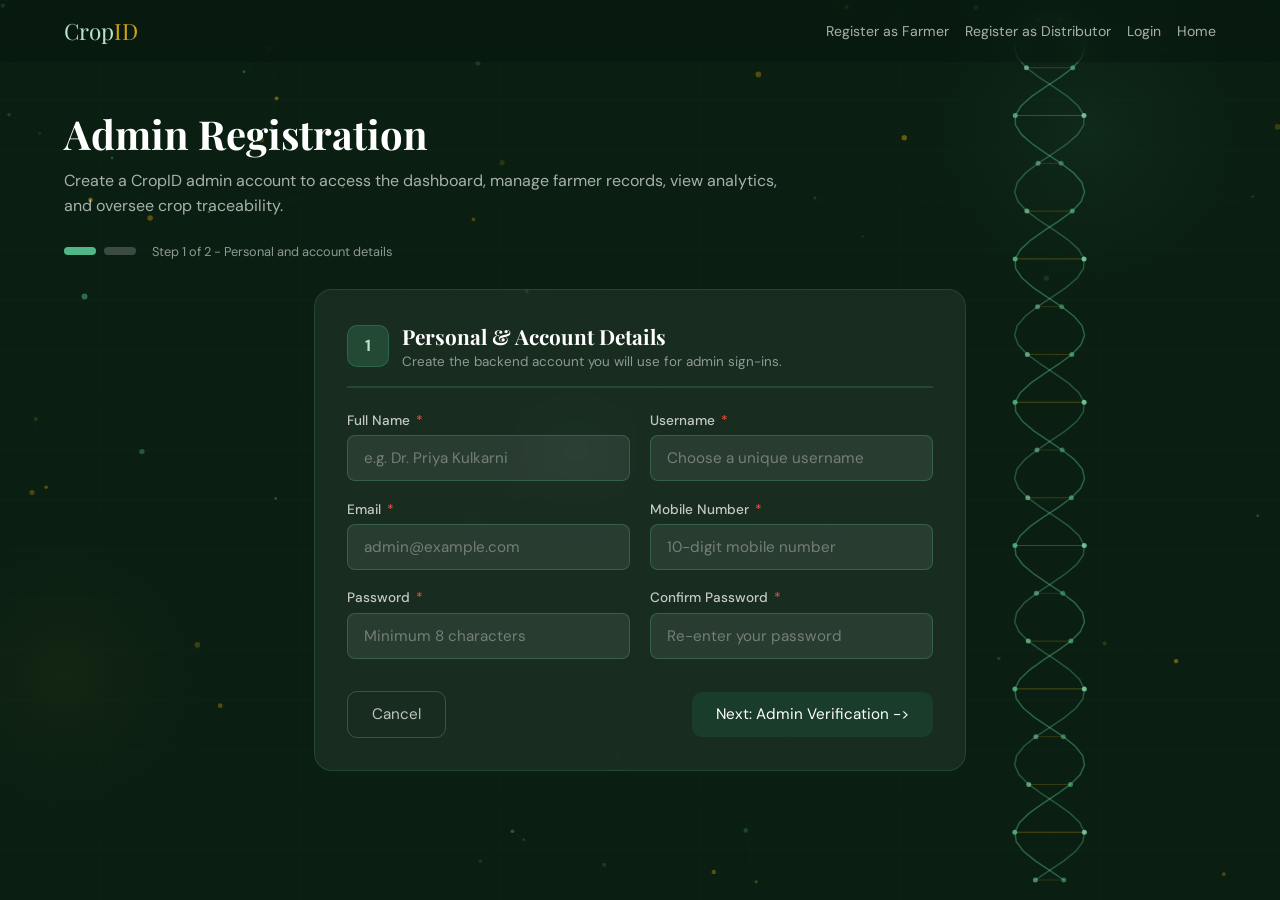
<file: Agrotrace-DNA-main/admin-registration.html>
<!DOCTYPE html>
<html lang="en">
<head>
  <meta charset="UTF-8"/>
  <meta name="viewport" content="width=device-width, initial-scale=1.0"/>
  <title>Admin Registration - CropID</title>
  <link href="https://fonts.googleapis.com/css2?family=Playfair+Display:wght@700;900&family=DM+Sans:wght@300;400;500&display=swap" rel="stylesheet"/>
  <link rel="stylesheet" href="background.css"/>
  <style>
    *, *::before, *::after { margin: 0; padding: 0; box-sizing: border-box; }
    :root {
      --green-deep: #1a3c2a; --green-mid: #2d6a4f; --green-bright: #52b788;
      --green-light: #b7e4c7; --gold: #d4a017; --white: #ffffff; --red: #e74c3c;
    }
    body { font-family: 'DM Sans', sans-serif; background: #0a1f12; min-height: 100vh; }
    nav { padding: 1rem 5%; display: flex; justify-content: space-between; align-items: center; background: rgba(0,0,0,0.15); backdrop-filter: blur(12px); position: relative; z-index: 10; }
    .logo { font-family: 'Playfair Display', serif; font-size: 1.4rem; color: var(--green-light); text-decoration: none; }
    .logo span { color: var(--gold); }
    .nav-links { display: flex; align-items: center; gap: 1rem; flex-wrap: wrap; }
    .nav-links a { color: rgba(255,255,255,0.65); text-decoration: none; font-size: 0.88rem; }
    .nav-links a:hover { color: var(--green-bright); }
    .page-hero { padding: 2.8rem 5% 1.8rem; }
    .page-hero h1 { font-family: 'Playfair Display', serif; font-size: 2.5rem; color: var(--white); font-weight: 700; }
    .page-hero p { color: rgba(255,255,255,0.65); margin-top: 0.5rem; font-size: 1rem; max-width: 720px; line-height: 1.6; }
    .step-indicator { display: flex; gap: 0.5rem; margin-top: 1.5rem; align-items: center; flex-wrap: wrap; }
    .step-dot { width: 32px; height: 8px; border-radius: 4px; background: rgba(255,255,255,0.2); transition: background 0.3s; }
    .step-dot.active { background: var(--green-bright); }
    .step-dot.done { background: rgba(82,183,136,0.55); }
    .step-label { color: rgba(255,255,255,0.55); font-size: 0.8rem; margin-left: 0.5rem; }
    .form-container { max-width: 780px; margin: 0 auto; padding: 0 5% 4rem; }
    .alert { display: none; margin-bottom: 1.2rem; padding: 0.95rem 1rem; border-radius: 12px; font-size: 0.9rem; line-height: 1.5; }
    .alert.show { display: block; }
    .alert.success { background: rgba(82,183,136,0.12); border: 1px solid rgba(82,183,136,0.3); color: #b7f1d4; }
    .alert.error { background: rgba(231,76,60,0.12); border: 1px solid rgba(231,76,60,0.3); color: #ff9f96; }
    .form-section { background: rgba(255,255,255,0.06); border: 1px solid rgba(82,183,136,0.2); border-radius: 18px; padding: 2rem; margin-bottom: 1.5rem; display: none; backdrop-filter: blur(10px); }
    .form-section.active { display: block; animation: fadeIn 0.35s ease; }
    .section-header { display: flex; align-items: center; gap: 0.8rem; margin-bottom: 1.5rem; padding-bottom: 1rem; border-bottom: 2px solid rgba(82,183,136,0.2); }
    .section-icon { width: 42px; height: 42px; background: rgba(82,183,136,0.2); border: 1px solid rgba(82,183,136,0.25); border-radius: 10px; display: flex; align-items: center; justify-content: center; color: var(--green-light); font-size: 1rem; font-weight: 700; }
    .section-header h2 { font-family: 'Playfair Display', serif; font-size: 1.3rem; color: var(--white); }
    .section-header p { font-size: 0.84rem; color: rgba(255,255,255,0.52); margin-top: 0.2rem; }
    .form-grid { display: grid; grid-template-columns: 1fr 1fr; gap: 1.2rem; }
    .form-group { display: flex; flex-direction: column; gap: 0.4rem; }
    .form-group.full { grid-column: 1 / -1; }
    label { font-size: 0.85rem; font-weight: 500; color: rgba(255,255,255,0.75); }
    label .req { color: var(--red); margin-left: 2px; }
    input, select, textarea { padding: 0.75rem 1rem; border: 1.5px solid rgba(82,183,136,0.3); border-radius: 8px; font-family: 'DM Sans', sans-serif; font-size: 0.95rem; background: rgba(255,255,255,0.08); color: var(--white); transition: border-color 0.2s, box-shadow 0.2s, background 0.2s; }
    input::placeholder, textarea::placeholder { color: rgba(255,255,255,0.35); }
    input:focus, select:focus, textarea:focus { outline: none; border-color: var(--green-bright); box-shadow: 0 0 0 3px rgba(82,183,136,0.15); background: rgba(255,255,255,0.12); }
    input.error, select.error { border-color: var(--red); }
    .error-msg { color: #ff9f96; font-size: 0.78rem; display: none; }
    .error-msg.show { display: block; }
    .hint { font-size: 0.78rem; color: rgba(255,255,255,0.48); line-height: 1.5; }
    .security-notice { background: rgba(212,160,23,0.1); border: 1px solid rgba(212,160,23,0.3); border-radius: 12px; padding: 1rem; margin-bottom: 1.5rem; color: #f4d98b; font-size: 0.88rem; line-height: 1.6; }
    .nav-buttons { display: flex; justify-content: space-between; align-items: center; margin-top: 2rem; gap: 1rem; }
    .btn-back, .btn-next, .btn-submit, .btn-secondary { border-radius: 10px; font-family: 'DM Sans', sans-serif; font-size: 0.95rem; cursor: pointer; transition: all 0.2s; padding: 0.8rem 1.5rem; text-decoration: none; text-align: center; }
    .btn-back { background: transparent; border: 1.5px solid rgba(255,255,255,0.18); color: rgba(255,255,255,0.72); }
    .btn-back:hover { border-color: var(--green-bright); color: var(--green-bright); }
    .btn-next { background: var(--green-deep); color: #fff; border: none; }
    .btn-next:hover { background: var(--green-mid); transform: translateY(-1px); }
    .btn-submit { background: var(--green-bright); color: var(--green-deep); border: none; font-weight: 700; }
    .btn-submit:hover { transform: translateY(-2px); box-shadow: 0 8px 24px rgba(82,183,136,0.35); }
    .btn-submit:disabled { background: #4e5d56; color: #b8c0bb; cursor: not-allowed; box-shadow: none; transform: none; }
    .btn-secondary { background: rgba(255,255,255,0.06); border: 1.5px solid rgba(255,255,255,0.14); color: rgba(255,255,255,0.78); }
    .success-screen { display: none; text-align: center; padding: 3rem 2rem; background: rgba(255,255,255,0.06); border: 1px solid rgba(82,183,136,0.2); border-radius: 18px; backdrop-filter: blur(10px); }
    .success-screen.show { display: block; animation: fadeIn 0.4s ease; }
    .success-icon { width: 80px; height: 80px; background: var(--green-bright); color: var(--green-deep); border-radius: 50%; display: flex; align-items: center; justify-content: center; font-size: 2rem; font-weight: 700; margin: 0 auto 1.5rem; }
    .success-screen h2 { font-family: 'Playfair Display', serif; font-size: 1.8rem; color: var(--white); }
    .success-screen p { color: rgba(255,255,255,0.6); margin-top: 0.6rem; line-height: 1.6; }
    .farmer-id-display { background: rgba(26,60,42,0.9); color: var(--green-bright); padding: 1rem 2rem; border-radius: 10px; font-size: 1.2rem; font-family: monospace; margin: 1.5rem auto; display: inline-block; letter-spacing: 2px; }
    .success-actions { display: flex; gap: 1rem; justify-content: center; margin-top: 2rem; flex-wrap: wrap; }
    @keyframes fadeIn { from { opacity: 0; transform: translateY(10px); } to { opacity: 1; transform: translateY(0); } }
    @media (max-width: 768px) {
      nav { padding: 1rem 4%; } .page-hero { padding: 2rem 4% 1.4rem; } .page-hero h1 { font-size: 1.9rem; }
      .form-container { padding: 0 4% 3rem; } .form-grid { grid-template-columns: 1fr; } .form-group.full { grid-column: 1; }
      .nav-buttons { flex-direction: column; } .btn-back, .btn-next, .btn-submit, .btn-secondary { width: 100%; }
      .success-actions { flex-direction: column; } .success-actions a { width: 100%; }
    }
  </style>
</head>
<body>

<nav>
  <a href="index.html" class="logo">Crop<span>ID</span></a>
  <div class="nav-links">
    <a href="farmer-registration.html">Register as Farmer</a>
    <a href="distributor-registration.html">Register as Distributor</a>
    <a href="login.html">Login</a>
    <a href="index.html">Home</a>
  </div>
</nav>

<div class="page-hero">
  <h1>Admin Registration</h1>
  <p>Create a CropID admin account to access the dashboard, manage farmer records, view analytics, and oversee crop traceability.</p>
  <div class="step-indicator">
    <div class="step-dot active" id="dot1"></div>
    <div class="step-dot" id="dot2"></div>
    <span class="step-label" id="stepLabel">Step 1 of 2 - Personal and account details</span>
  </div>
</div>

<div class="form-container">
  <div class="alert" id="alertBox"></div>

  <div class="form-section active" id="step1">
    <div class="section-header">
      <div class="section-icon">1</div>
      <div>
        <h2>Personal & Account Details</h2>
        <p>Create the backend account you will use for admin sign-ins.</p>
      </div>
    </div>
    <div class="form-grid">
      <div class="form-group">
        <label>Full Name <span class="req">*</span></label>
        <input type="text" id="fullName" placeholder="e.g. Dr. Priya Kulkarni"/>
        <span class="error-msg" id="err-fullName">Please enter your full name</span>
      </div>
      <div class="form-group">
        <label>Username <span class="req">*</span></label>
        <input type="text" id="username" placeholder="Choose a unique username"/>
        <span class="error-msg" id="err-username">Username must be at least 3 characters</span>
      </div>
      <div class="form-group">
        <label>Email <span class="req">*</span></label>
        <input type="email" id="email" placeholder="admin@example.com"/>
        <span class="error-msg" id="err-email">Enter a valid email address</span>
      </div>
      <div class="form-group">
        <label>Mobile Number <span class="req">*</span></label>
        <input type="tel" id="mobile" placeholder="10-digit mobile number" maxlength="10"/>
        <span class="error-msg" id="err-mobile">Enter a valid 10-digit mobile number</span>
      </div>
      <div class="form-group">
        <label>Password <span class="req">*</span></label>
        <input type="password" id="password" placeholder="Minimum 8 characters"/>
        <span class="error-msg" id="err-password">Password must be at least 8 characters</span>
      </div>
      <div class="form-group">
        <label>Confirm Password <span class="req">*</span></label>
        <input type="password" id="confirmPassword" placeholder="Re-enter your password"/>
        <span class="error-msg" id="err-confirmPassword">Passwords do not match</span>
      </div>
    </div>
    <div class="nav-buttons">
      <a href="index.html" class="btn-back">Cancel</a>
      <button class="btn-next" type="button" onclick="goToStep(2)">Next: Admin Verification -&gt;</button>
    </div>
  </div>

  <div class="form-section" id="step2">
    <div class="section-header">
      <div class="section-icon">2</div>
      <div>
        <h2>Admin Verification</h2>
        <p>Provide your department details and access code for admin account creation.</p>
      </div>
    </div>

    <div class="security-notice">
      ⚠️ Admin accounts require a valid access code provided by the system administrator. This prevents unauthorized admin registrations.
    </div>

    <div class="form-grid">
      <div class="form-group">
        <label>Department / Organization <span class="req">*</span></label>
        <input type="text" id="department" placeholder="e.g. Agriculture Department"/>
        <span class="error-msg" id="err-department">Please enter your department</span>
      </div>
      <div class="form-group">
        <label>Designation / Role Title <span class="req">*</span></label>
        <input type="text" id="designation" placeholder="e.g. District Agriculture Officer"/>
        <span class="error-msg" id="err-designation">Please enter your designation</span>
      </div>
      <div class="form-group">
        <label>Employee / Staff ID</label>
        <input type="text" id="employeeId" placeholder="e.g. EMP-2025-001"/>
      </div>
      <div class="form-group">
        <label>Jurisdiction Level <span class="req">*</span></label>
        <select id="jurisdiction">
          <option value="">Select Level</option>
          <option>State</option>
          <option>District</option>
          <option>Taluka</option>
          <option>Block</option>
        </select>
        <span class="error-msg" id="err-jurisdiction">Please select jurisdiction level</span>
      </div>
      <div class="form-group full">
        <label>Jurisdiction Area(s)</label>
        <input type="text" id="jurisdictionArea" placeholder="e.g. Aurangabad, Jalna, Beed"/>
        <span class="hint">Comma-separated list of areas under your jurisdiction</span>
      </div>
      <div class="form-group full">
        <label>Admin Access Code <span class="req">*</span></label>
        <input type="password" id="accessCode" placeholder="Enter the admin access code"/>
        <span class="error-msg" id="err-accessCode">A valid admin access code is required</span>
        <span class="hint">Contact your system administrator if you don't have this code. Default for development: CROPID-ADMIN-2025</span>
      </div>
      <div class="form-group full">
        <label>
          <input type="checkbox" id="terms" style="width:16px;height:16px;margin-right:0.5rem;accent-color:var(--green-mid)"/>
          I confirm I am authorized to create an admin account in the CropID system.
        </label>
        <span class="error-msg" id="err-terms">Please accept the confirmation</span>
      </div>
    </div>
    <div class="nav-buttons">
      <button class="btn-back" type="button" onclick="goToStep(1)">&lt;- Back</button>
      <button class="btn-submit" type="button" id="submitBtn" onclick="submitRegistration()">Create Admin Account</button>
    </div>
  </div>

  <div class="success-screen" id="successScreen">
    <div class="success-icon">OK</div>
    <h2>Admin Account Created</h2>
    <p>Your CropID admin account is ready. You can now access the admin dashboard.</p>
    <div class="farmer-id-display" id="generatedID">ADM-000000</div>
    <p id="successSubtext">Account reference generated from your backend user id.</p>
    <div class="success-actions">
      <a href="admin-dashboard.html" class="btn-submit">Open Admin Dashboard -&gt;</a>
      <a href="login.html" class="btn-secondary" id="loginLink">Open Login Page</a>
      <a href="index.html" class="btn-back">Back to Home</a>
    </div>
  </div>
</div>

<script src="api-client.js"></script>
<script src="background.js"></script>
<script>
  let currentStep = 1;

  function showAlert(type, message) {
    const alertBox = document.getElementById('alertBox');
    alertBox.className = `alert show ${type}`;
    alertBox.textContent = message;
    window.scrollTo({ top: 0, behavior: 'smooth' });
  }

  function clearAlert() {
    const alertBox = document.getElementById('alertBox');
    alertBox.className = 'alert';
    alertBox.textContent = '';
  }

  function goToStep(step) {
    if (step > currentStep && !validateStep(currentStep)) return;
    document.getElementById(`step${currentStep}`).classList.remove('active');
    currentStep = step;
    document.getElementById(`step${currentStep}`).classList.add('active');
    updateIndicator();
    clearAlert();
    window.scrollTo({ top: 0, behavior: 'smooth' });
  }

  function updateIndicator() {
    const labels = ['', 'Personal and account details', 'Admin verification'];
    for (let i = 1; i <= 2; i++) {
      const dot = document.getElementById(`dot${i}`);
      dot.className = 'step-dot';
      if (i < currentStep) dot.classList.add('done');
      else if (i === currentStep) dot.classList.add('active');
    }
    document.getElementById('stepLabel').textContent = `Step ${currentStep} of 2 - ${labels[currentStep]}`;
  }

  function setFieldState(fieldId, errorId, isValid) {
    const field = document.getElementById(fieldId);
    const error = document.getElementById(errorId);
    if (isValid) { field.classList.remove('error'); error.classList.remove('show'); return true; }
    field.classList.add('error'); error.classList.add('show'); return false;
  }

  function validateStep(step) {
    let valid = true;
    if (step === 1) {
      valid = setFieldState('fullName', 'err-fullName', document.getElementById('fullName').value.trim().length > 2) && valid;
      valid = setFieldState('username', 'err-username', document.getElementById('username').value.trim().length >= 3) && valid;
      valid = setFieldState('email', 'err-email', /\S+@\S+\.\S+/.test(document.getElementById('email').value.trim())) && valid;
      valid = setFieldState('mobile', 'err-mobile', /^\d{10}$/.test(document.getElementById('mobile').value.trim())) && valid;
      valid = setFieldState('password', 'err-password', document.getElementById('password').value.length >= 8) && valid;
      valid = setFieldState('confirmPassword', 'err-confirmPassword',
        document.getElementById('confirmPassword').value === document.getElementById('password').value &&
        document.getElementById('confirmPassword').value.length >= 8
      ) && valid;
    }
    if (step === 2) {
      valid = setFieldState('department', 'err-department', document.getElementById('department').value.trim().length > 1) && valid;
      valid = setFieldState('designation', 'err-designation', document.getElementById('designation').value.trim().length > 1) && valid;
      valid = setFieldState('jurisdiction', 'err-jurisdiction', document.getElementById('jurisdiction').value !== '') && valid;
      valid = setFieldState('accessCode', 'err-accessCode', document.getElementById('accessCode').value.trim().length > 0) && valid;
      const terms = document.getElementById('terms');
      const termsError = document.getElementById('err-terms');
      if (!terms.checked) { termsError.classList.add('show'); valid = false; } else { termsError.classList.remove('show'); }
    }
    if (!valid) showAlert('error', 'Please complete the highlighted fields before moving ahead.');
    return valid;
  }

  function formatReference(userId) { return `ADM-${String(userId).padStart(6, '0')}`; }

  function setSubmitState(isSubmitting) {
    const button = document.getElementById('submitBtn');
    button.disabled = isSubmitting;
    button.textContent = isSubmitting ? 'Creating account...' : 'Create Admin Account';
  }

  async function submitRegistration() {
    if (!validateStep(2)) return;
    setSubmitState(true);
    clearAlert();

    const registrationData = {
      username: document.getElementById('username').value.trim(),
      email: document.getElementById('email').value.trim(),
      password: document.getElementById('password').value,
      full_name: document.getElementById('fullName').value.trim(),
      phone: document.getElementById('mobile').value.trim(),
      role: 'admin',
      department: document.getElementById('department').value.trim(),
      designation: document.getElementById('designation').value.trim(),
      employee_id: document.getElementById('employeeId').value.trim() || null,
      admin_access_code: document.getElementById('accessCode').value.trim()
    };

    try {
      const registerResult = await CropIdApi.request('/auth/register', { method: 'POST', body: JSON.stringify(registrationData) });
      let loginResult = null;
      try {
        loginResult = await CropIdApi.request('/auth/login', { method: 'POST', body: JSON.stringify({ username: registrationData.username, password: registrationData.password }) });
        CropIdApi.saveSession(loginResult);
      } catch (e) { showAlert('success', 'Account created. Use the login page to sign in.'); }

      const user = (loginResult && loginResult.user) || registerResult.user;
      const reference = formatReference(user.id);

      document.getElementById('step2').classList.remove('active');
      document.getElementById('successScreen').classList.add('show');
      document.getElementById('generatedID').textContent = reference;
      document.getElementById('loginLink').href = `login.html?registered=1&username=${encodeURIComponent(user.username)}`;

      if (loginResult) {
        document.getElementById('successSubtext').textContent = `Signed in as ${user.username}. Redirecting to Admin Dashboard...`;
        setTimeout(() => { window.location.href = 'admin-dashboard.html'; }, 3000);
      }
      clearAlert();
      window.scrollTo({ top: 0, behavior: 'smooth' });
    } catch (error) {
      const fieldErrors = error.data?.errors;
      if (fieldErrors?.username) {
        document.getElementById('err-username').textContent = fieldErrors.username.join(', ');
        document.getElementById('err-username').classList.add('show');
        document.getElementById('username').classList.add('error');
        goToStep(1);
      }
      showAlert('error', error.data?.message || 'Registration failed. Please review the form.');
    } finally { setSubmitState(false); }
  }
</script>
</body>
</html>
</file>
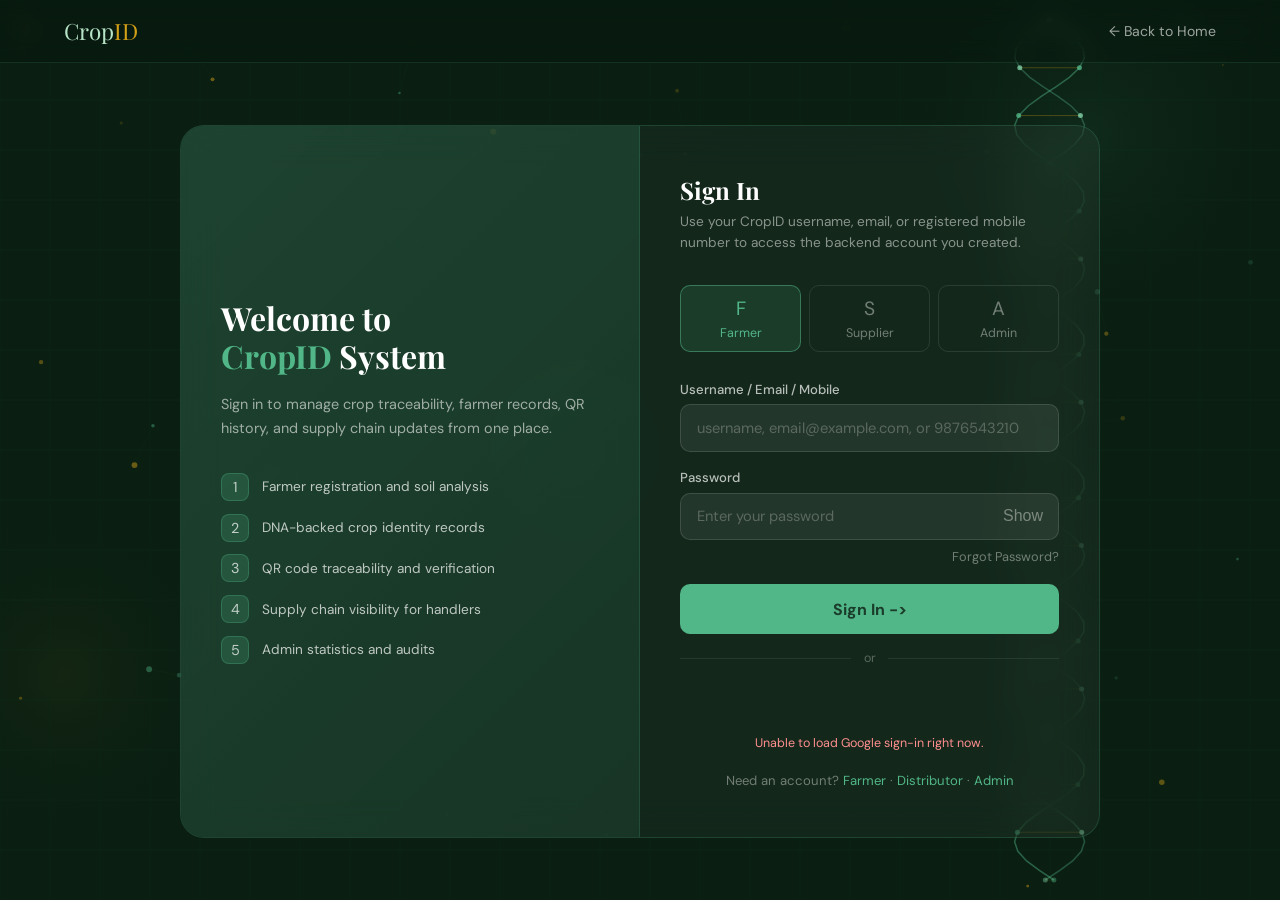
<file: Agrotrace-DNA-main/crop-soil-input.html>
<!DOCTYPE html>
<html lang="en">
<head>
  <meta charset="UTF-8"/>
  <meta name="viewport" content="width=device-width, initial-scale=1.0"/>
  <title>Crop and Soil Input - CropID</title>
  <link href="https://fonts.googleapis.com/css2?family=Playfair+Display:wght@700;900&family=DM+Sans:wght@300;400;500&display=swap" rel="stylesheet"/>
  <link rel="stylesheet" href="background.css"/>
  <style>
    *, *::before, *::after { margin: 0; padding: 0; box-sizing: border-box; }
    :root {
      --green-deep: #1a3c2a;
      --green-mid: #2d6a4f;
      --green-bright: #52b788;
      --green-light: #b7e4c7;
      --gold: #d4a017;
      --soil-dark: #4a2c17;
      --soil-mid: #8b5e3c;
      --white: #ffffff;
      --red: #e74c3c;
    }
    body {
      font-family: 'DM Sans', sans-serif;
      background: #0a1f12;
      min-height: 100vh;
    }
    nav {
      padding: 1rem 5%;
      display: flex;
      justify-content: space-between;
      align-items: center;
      background: rgba(0, 0, 0, 0.15);
      backdrop-filter: blur(12px);
    }
    .logo {
      font-family: 'Playfair Display', serif;
      font-size: 1.4rem;
      color: var(--green-light);
      text-decoration: none;
    }
    .logo span { color: var(--gold); }
    .nav-links {
      display: flex;
      gap: 1.2rem;
      align-items: center;
      flex-wrap: wrap;
    }
    .nav-links a {
      color: rgba(255, 255, 255, 0.64);
      text-decoration: none;
      font-size: 0.88rem;
    }
    .nav-links a:hover { color: var(--green-bright); }
    .page-hero {
      padding: 2.5rem 5% 2rem;
    }
    .page-hero h1 {
      font-family: 'Playfair Display', serif;
      font-size: 2.2rem;
      color: #fff;
    }
    .page-hero p {
      color: rgba(255, 255, 255, 0.62);
      margin-top: 0.4rem;
      max-width: 760px;
      line-height: 1.6;
    }
    .status-banner {
      margin-top: 1rem;
      display: inline-flex;
      gap: 0.6rem;
      align-items: center;
      padding: 0.7rem 0.9rem;
      background: rgba(82, 183, 136, 0.12);
      border: 1px solid rgba(82, 183, 136, 0.22);
      border-radius: 12px;
      color: var(--green-light);
      font-size: 0.86rem;
    }
    .main-layout {
      max-width: 1100px;
      margin: 1rem auto;
      padding: 0 5% 4rem;
      display: grid;
      grid-template-columns: 1fr 340px;
      gap: 2rem;
    }
    .card, .sidebar-card {
      background: rgba(255, 255, 255, 0.06);
      border: 1px solid rgba(82, 183, 136, 0.2);
      border-radius: 16px;
      padding: 1.6rem;
      backdrop-filter: blur(10px);
      margin-bottom: 1.5rem;
    }
    .card-title, .sidebar-title {
      display: flex;
      align-items: center;
      gap: 0.7rem;
      font-family: 'Playfair Display', serif;
      font-size: 1.1rem;
      color: #fff;
      margin-bottom: 1.4rem;
      padding-bottom: 0.8rem;
      border-bottom: 2px solid rgba(82, 183, 136, 0.2);
    }
    .form-grid {
      display: grid;
      grid-template-columns: 1fr 1fr;
      gap: 1rem;
    }
    .form-group {
      display: flex;
      flex-direction: column;
      gap: 0.4rem;
    }
    .form-group.full { grid-column: 1 / -1; }
    label {
      font-size: 0.82rem;
      font-weight: 500;
      color: rgba(255, 255, 255, 0.74);
    }
    input, select {
      padding: 0.72rem 0.9rem;
      border: 1.5px solid rgba(82, 183, 136, 0.3);
      border-radius: 8px;
      font-family: 'DM Sans', sans-serif;
      font-size: 0.92rem;
      background: rgba(255, 255, 255, 0.08);
      color: #fff;
      transition: all 0.2s;
    }
    input:focus, select:focus {
      outline: none;
      border-color: var(--green-bright);
      box-shadow: 0 0 0 3px rgba(82, 183, 136, 0.15);
      background: rgba(255, 255, 255, 0.12);
    }
    .muted-input {
      background: rgba(255, 255, 255, 0.05) !important;
      color: rgba(255, 255, 255, 0.72) !important;
    }
    .helper-text {
      font-size: 0.78rem;
      color: rgba(255, 255, 255, 0.46);
      line-height: 1.5;
    }
    .soil-status {
      background: linear-gradient(135deg, var(--soil-dark), var(--soil-mid));
      border-radius: 12px;
      padding: 1.2rem;
      color: #fff;
      margin-bottom: 1rem;
    }
    .soil-status-title {
      font-size: 0.8rem;
      opacity: 0.72;
      text-transform: uppercase;
      letter-spacing: 1px;
    }
    .soil-status-value {
      font-family: 'Playfair Display', serif;
      font-size: 1.4rem;
      margin-top: 0.3rem;
    }
    .soil-status-bar {
      margin-top: 0.8rem;
      height: 6px;
      background: rgba(255, 255, 255, 0.2);
      border-radius: 3px;
    }
    .soil-status-fill {
      height: 100%;
      background: var(--green-bright);
      border-radius: 3px;
      transition: width 0.5s;
    }
    .soil-meters {
      display: grid;
      grid-template-columns: 1fr 1fr;
      gap: 1rem;
      margin-bottom: 1rem;
    }
    .meter-card {
      background: rgba(255, 255, 255, 0.06);
      border-radius: 12px;
      padding: 1rem;
      border: 1.5px solid rgba(82, 183, 136, 0.18);
    }
    .meter-header {
      display: flex;
      justify-content: space-between;
      align-items: center;
      margin-bottom: 0.8rem;
    }
    .meter-label {
      font-size: 0.8rem;
      font-weight: 600;
      color: rgba(255, 255, 255, 0.68);
      text-transform: uppercase;
      letter-spacing: 0.5px;
    }
    .meter-value {
      font-size: 1rem;
      font-weight: 700;
      color: var(--green-bright);
    }
    .meter-bar {
      height: 8px;
      background: rgba(255, 255, 255, 0.16);
      border-radius: 4px;
      overflow: hidden;
    }
    .meter-fill {
      height: 100%;
      border-radius: 4px;
      transition: width 0.5s ease;
    }
    .meter-card input[type="range"] {
      width: 100%;
      margin-top: 0.7rem;
      -webkit-appearance: none;
      height: 6px;
      border-radius: 3px;
      background: rgba(255, 255, 255, 0.18);
      border: none;
      padding: 0;
    }
    .meter-card input[type="range"]::-webkit-slider-thumb {
      -webkit-appearance: none;
      width: 18px;
      height: 18px;
      background: var(--green-mid);
      border-radius: 50%;
      cursor: pointer;
      box-shadow: 0 2px 6px rgba(0, 0, 0, 0.2);
    }
    .meter-range {
      display: flex;
      justify-content: space-between;
      margin-top: 0.4rem;
      font-size: 0.72rem;
      color: rgba(255, 255, 255, 0.42);
    }
    .radio-row {
      display: flex;
      gap: 0.8rem;
      flex-wrap: wrap;
    }
    .method-pill {
      display: flex;
      align-items: center;
      gap: 0.4rem;
      cursor: pointer;
      font-weight: 400;
      padding: 0.45rem 0.8rem;
      border: 1.5px solid rgba(255, 255, 255, 0.18);
      border-radius: 8px;
      color: rgba(255, 255, 255, 0.82);
      background: rgba(255, 255, 255, 0.05);
    }
    .method-pill input {
      width: 16px;
      height: 16px;
      accent-color: var(--green-mid);
    }
    .crop-suggestion {
      display: flex;
      align-items: center;
      gap: 0.7rem;
      padding: 0.75rem;
      border-radius: 10px;
      background: rgba(255, 255, 255, 0.05);
      margin-bottom: 0.6rem;
    }
    .crop-badge {
      width: 34px;
      height: 34px;
      border-radius: 10px;
      background: rgba(82, 183, 136, 0.14);
      border: 1px solid rgba(82, 183, 136, 0.24);
      display: flex;
      align-items: center;
      justify-content: center;
      color: var(--green-light);
      font-weight: 700;
    }
    .crop-name {
      font-size: 0.88rem;
      font-weight: 600;
      color: #fff;
    }
    .crop-match {
      font-size: 0.76rem;
      color: var(--green-bright);
      font-weight: 500;
      margin-top: 0.15rem;
    }
    .crop-bar {
      height: 4px;
      background: rgba(255, 255, 255, 0.14);
      border-radius: 2px;
      margin-top: 0.35rem;
    }
    .crop-fill {
      height: 100%;
      background: var(--green-bright);
      border-radius: 2px;
    }
    .soil-tip {
      background: rgba(82, 183, 136, 0.08);
      border-left: 3px solid var(--green-bright);
      padding: 0.8rem;
      border-radius: 0 8px 8px 0;
      font-size: 0.82rem;
      color: rgba(255, 255, 255, 0.8);
      line-height: 1.5;
      margin-bottom: 0.7rem;
    }
    .soil-tip strong { color: var(--green-light); }
    .summary-grid {
      display: grid;
      grid-template-columns: 1fr 1fr;
      gap: 0.5rem;
      margin-bottom: 1rem;
    }
    .summary-tile {
      background: rgba(255, 255, 255, 0.06);
      border-radius: 8px;
      padding: 0.65rem;
      text-align: center;
    }
    .summary-label {
      font-size: 0.7rem;
      color: rgba(255, 255, 255, 0.5);
    }
    .summary-value {
      color: #fff;
      font-weight: 700;
      font-size: 1rem;
      margin-top: 0.2rem;
    }
    .btn-generate {
      width: 100%;
      background: var(--green-bright);
      color: var(--green-deep);
      border: none;
      padding: 0.95rem;
      border-radius: 10px;
      font-family: 'DM Sans', sans-serif;
      font-size: 1rem;
      font-weight: 700;
      cursor: pointer;
      transition: all 0.2s;
    }
    .btn-generate:hover {
      transform: translateY(-2px);
      box-shadow: 0 8px 24px rgba(82, 183, 136, 0.35);
    }
    .btn-generate:disabled {
      background: #4e5d56;
      color: #b8c0bb;
      cursor: not-allowed;
      box-shadow: none;
      transform: none;
    }
    @media (max-width: 1024px) {
      .main-layout { grid-template-columns: 1fr; }
    }
    @media (max-width: 768px) {
      nav { padding: 1rem 4%; }
      .page-hero { padding: 2rem 4% 1.5rem; }
      .page-hero h1 { font-size: 1.8rem; }
      .main-layout { padding: 0 4% 3rem; }
      .form-grid { grid-template-columns: 1fr; }
      .form-group.full { grid-column: 1; }
      .soil-meters { grid-template-columns: 1fr; }
      .summary-grid { grid-template-columns: 1fr 1fr; }
    }
  </style>
</head>
<body>

<nav>
  <a href="index.html" class="logo">Crop<span>ID</span></a>
  <div class="nav-links">
    <a href="farmer-registration.html">Register</a>
    <a href="login.html">Login</a>
    <a href="index.html">Home</a>
  </div>
</nav>

<div class="page-hero">
  <h1>Crop and Soil Input</h1>
  <p>Use your signed-in farmer account to create a real crop record in the Flask backend, including soil health values and crop details.</p>
  <div class="status-banner" id="statusBanner">Checking signed-in farmer session...</div>
</div>

<div class="main-layout">
  <div>
    <div class="card">
      <div class="card-title">Farmer Identification</div>
      <div class="form-grid">
        <div class="form-group">
          <label>Farmer Reference</label>
          <input type="text" id="farmerIdInput" placeholder="FRM-000001" oninput="lookupFarmer(this.value)"/>
          <span class="helper-text">This reference is derived from the signed-in CropID account.</span>
        </div>
        <div class="form-group">
          <label>Farmer Name</label>
          <input type="text" id="farmerNameField" placeholder="Sign in first" readonly class="muted-input"/>
        </div>
        <div class="form-group">
          <label>Season</label>
          <select id="season">
            <option>Kharif 2026</option>
            <option>Rabi 2026-27</option>
            <option>Zaid 2027</option>
          </select>
        </div>
        <div class="form-group">
          <label>Sowing Date</label>
          <input type="date" id="sowingDate"/>
        </div>
      </div>
    </div>

    <div class="card">
      <div class="card-title">Crop Details</div>
      <div class="form-grid">
        <div class="form-group">
          <label>Crop Type</label>
          <select id="cropType">
            <option value="">Select Crop</option>
            <option>Wheat</option>
            <option>Rice</option>
            <option>Sugarcane</option>
            <option>Cotton</option>
            <option>Soybean</option>
            <option>Turmeric</option>
            <option>Onion</option>
            <option>Tomato</option>
            <option>Jowar</option>
            <option>Bajra</option>
            <option>Maize</option>
          </select>
        </div>
        <div class="form-group">
          <label>Crop Variety</label>
          <input type="text" id="variety" placeholder="e.g. HD-2967 or local hybrid"/>
        </div>
        <div class="form-group">
          <label>Area Under Crop (Acres)</label>
          <input type="number" id="cropArea" placeholder="e.g. 2.5" step="0.1"/>
        </div>
        <div class="form-group">
          <label>Expected Harvest Date</label>
          <input type="date" id="harvestDate"/>
        </div>
        <div class="form-group full">
          <label>Farming Method</label>
          <div class="radio-row">
            <label class="method-pill"><input type="radio" name="method" value="organic"/> Organic</label>
            <label class="method-pill"><input type="radio" name="method" value="conventional" checked/> Conventional</label>
            <label class="method-pill"><input type="radio" name="method" value="natural"/> Natural Farming</label>
          </div>
        </div>
      </div>
    </div>

    <div class="card">
      <div class="card-title">Soil Intelligence Analysis</div>
      <div class="soil-status">
        <div class="soil-status-title">Overall Soil Health Score</div>
        <div class="soil-status-value" id="soilHealthText">Good - 72 / 100</div>
        <div class="soil-status-bar"><div class="soil-status-fill" id="soilHealthBar" style="width:72%"></div></div>
      </div>

      <div class="soil-meters">
        <div class="meter-card">
          <div class="meter-header"><span class="meter-label">pH Level</span><span class="meter-value" id="phVal">6.5</span></div>
          <div class="meter-bar"><div class="meter-fill" id="phFill" style="width:50%;background:#52b788"></div></div>
          <input type="range" min="4" max="9" step="0.1" value="6.5" oninput="updateMeter('ph', this.value)"/>
          <div class="meter-range"><span>4.0</span><span>9.0</span></div>
        </div>
        <div class="meter-card">
          <div class="meter-header"><span class="meter-label">Nitrogen</span><span class="meter-value" id="nVal">45 kg/ha</span></div>
          <div class="meter-bar"><div class="meter-fill" id="nFill" style="width:45%;background:#2d6a4f"></div></div>
          <input type="range" min="0" max="100" value="45" oninput="updateMeter('n', this.value)"/>
          <div class="meter-range"><span>0</span><span>100</span></div>
        </div>
        <div class="meter-card">
          <div class="meter-header"><span class="meter-label">Phosphorus</span><span class="meter-value" id="pVal">32 kg/ha</span></div>
          <div class="meter-bar"><div class="meter-fill" id="pFill" style="width:32%;background:#d4a017"></div></div>
          <input type="range" min="0" max="100" value="32" oninput="updateMeter('p', this.value)"/>
          <div class="meter-range"><span>0</span><span>100</span></div>
        </div>
        <div class="meter-card">
          <div class="meter-header"><span class="meter-label">Potassium</span><span class="meter-value" id="kVal">58 kg/ha</span></div>
          <div class="meter-bar"><div class="meter-fill" id="kFill" style="width:58%;background:#6b4226"></div></div>
          <input type="range" min="0" max="100" value="58" oninput="updateMeter('k', this.value)"/>
          <div class="meter-range"><span>0</span><span>100</span></div>
        </div>
        <div class="meter-card">
          <div class="meter-header"><span class="meter-label">Moisture</span><span class="meter-value" id="moistureVal">38%</span></div>
          <div class="meter-bar"><div class="meter-fill" id="moistureFill" style="width:38%;background:#52b788"></div></div>
          <input type="range" min="0" max="100" value="38" oninput="updateMeter('moisture', this.value)"/>
          <div class="meter-range"><span>0%</span><span>100%</span></div>
        </div>
        <div class="meter-card">
          <div class="meter-header"><span class="meter-label">Organic Matter</span><span class="meter-value" id="omVal">2.1%</span></div>
          <div class="meter-bar"><div class="meter-fill" id="omFill" style="width:42%;background:#8b5e3c"></div></div>
          <input type="range" min="0" max="5" step="0.1" value="2.1" oninput="updateMeter('om', this.value)"/>
          <div class="meter-range"><span>0%</span><span>5%</span></div>
        </div>
      </div>

      <div class="form-grid">
        <div class="form-group">
          <label>Soil Type</label>
          <select id="soilType">
            <option>Black Cotton Soil</option>
            <option>Red Soil</option>
            <option>Alluvial Soil</option>
            <option>Sandy Loam</option>
            <option>Clay Loam</option>
            <option>Laterite Soil</option>
          </select>
        </div>
        <div class="form-group">
          <label>Last Soil Test Date</label>
          <input type="date" id="soilTestDate"/>
        </div>
      </div>
    </div>
  </div>

  <div>
    <div class="sidebar-card">
      <div class="sidebar-title">Crop Suggestions</div>
      <p class="helper-text" style="margin-bottom:1rem;">Based on the current soil values you are entering:</p>
      <div class="crop-suggestion"><div class="crop-badge">W</div><div><div class="crop-name">Wheat</div><div class="crop-match">85% match<div class="crop-bar"><div class="crop-fill" style="width:85%"></div></div></div></div></div>
      <div class="crop-suggestion"><div class="crop-badge">S</div><div><div class="crop-name">Soybean</div><div class="crop-match">78% match<div class="crop-bar"><div class="crop-fill" style="width:78%"></div></div></div></div></div>
      <div class="crop-suggestion"><div class="crop-badge">M</div><div><div class="crop-name">Maize</div><div class="crop-match">71% match<div class="crop-bar"><div class="crop-fill" style="width:71%"></div></div></div></div></div>
      <div class="crop-suggestion"><div class="crop-badge">O</div><div><div class="crop-name">Onion</div><div class="crop-match">65% match<div class="crop-bar"><div class="crop-fill" style="width:65%"></div></div></div></div></div>
    </div>

    <div class="sidebar-card">
      <div class="sidebar-title">Soil Improvement Tips</div>
      <div class="soil-tip"><strong>Nitrogen:</strong> Add compost or green manure if the nitrogen reading stays low.</div>
      <div class="soil-tip"><strong>pH:</strong> Values close to 6.0-7.0 are ideal for most common crops.</div>
      <div class="soil-tip"><strong>Moisture:</strong> Drip irrigation helps keep moisture steady across the growth cycle.</div>
    </div>

    <div class="sidebar-card" style="background:rgba(26,60,42,0.92);">
      <div class="sidebar-title" style="color:var(--green-light);">Current Soil Values</div>
      <div class="summary-grid">
        <div class="summary-tile"><div class="summary-label">pH</div><div class="summary-value" id="sum-ph">6.5</div></div>
        <div class="summary-tile"><div class="summary-label">Nitrogen</div><div class="summary-value" id="sum-n">45</div></div>
        <div class="summary-tile"><div class="summary-label">Phosphorus</div><div class="summary-value" id="sum-p">32</div></div>
        <div class="summary-tile"><div class="summary-label">Potassium</div><div class="summary-value" id="sum-k">58</div></div>
      </div>
      <button class="btn-generate" id="saveCropBtn" type="button" onclick="saveSoilData()">Save Crop Record -&gt;</button>
    </div>
  </div>
</div>

<script src="api-client.js"></script>
<script src="background.js"></script>
<script>
  const meters = {
    ph: 6.5,
    n: 45,
    p: 32,
    k: 58,
    moisture: 38,
    om: 2.1
  };

  function updateMeter(type, value) {
    meters[type] = parseFloat(value);

    const configs = {
      ph: { label: val => val, fill: val => ((val - 4) / 5) * 100 },
      n: { label: val => `${val} kg/ha`, fill: val => val },
      p: { label: val => `${val} kg/ha`, fill: val => val },
      k: { label: val => `${val} kg/ha`, fill: val => val },
      moisture: { label: val => `${val}%`, fill: val => val },
      om: { label: val => `${val}%`, fill: val => (val / 5) * 100 }
    };

    const config = configs[type];
    document.getElementById(`${type}Val`).textContent = config.label(value);
    document.getElementById(`${type}Fill`).style.width = `${config.fill(parseFloat(value))}%`;

    if (document.getElementById(`sum-${type}`)) {
      document.getElementById(`sum-${type}`).textContent = value;
    }

    updateHealthScore();
  }

  function updateHealthScore() {
    const score =
      (meters.ph >= 6 && meters.ph <= 7.5 ? 25 : meters.ph >= 5.5 && meters.ph <= 8 ? 15 : 5) +
      (meters.n > 40 ? 25 : meters.n > 20 ? 15 : 5) +
      (meters.p > 30 ? 20 : meters.p > 15 ? 12 : 4) +
      (meters.k > 50 ? 20 : meters.k > 25 ? 12 : 4) +
      (meters.om > 2 ? 10 : meters.om > 1 ? 6 : 2);

    const label = score >= 80 ? 'Excellent' : score >= 60 ? 'Good' : score >= 40 ? 'Average' : 'Poor';
    document.getElementById('soilHealthText').textContent = `${label} - ${score} / 100`;
    document.getElementById('soilHealthBar').style.width = `${score}%`;
  }

  function getReferenceCode(userId) {
    return `FRM-${String(userId).padStart(6, '0')}`;
  }

  function lookupFarmer(code) {
    const user = CropIdApi.getStoredUser();
    if (!user) {
      document.getElementById('farmerNameField').value = '';
      return;
    }

    const reference = localStorage.getItem('farmerCode') || getReferenceCode(user.id);
    if (!code.trim()) {
      document.getElementById('farmerNameField').value = '';
    } else if (code.trim() === reference) {
      document.getElementById('farmerNameField').value = user.full_name || user.username;
    } else {
      document.getElementById('farmerNameField').value = 'Use your signed-in farmer ID';
    }
  }

  function populateFarmerIdentity() {
    const user = CropIdApi.getStoredUser();
    const token = CropIdApi.getAccessToken();

    if (!user || !token) {
      alert('Please login first to register a crop.');
      window.location.href = 'login.html';
      return false;
    }

    const profile = JSON.parse(localStorage.getItem('cropid_farmer_profile') || '{}');
    const reference = localStorage.getItem('farmerCode') || getReferenceCode(user.id);

    document.getElementById('farmerIdInput').value = reference;
    document.getElementById('farmerNameField').value = user.full_name || profile.full_name || user.username;
    document.getElementById('statusBanner').textContent = `Signed in as ${user.username}. Crop records will be created under this farmer account.`;

    if (profile.primary_crop && !document.getElementById('cropType').value) {
      const cropSelect = document.getElementById('cropType');
      const match = [...cropSelect.options].find(option => option.value === profile.primary_crop);
      if (match) {
        cropSelect.value = match.value;
      }
    }

    if (profile.land_area && !document.getElementById('cropArea').value) {
      document.getElementById('cropArea').value = profile.land_area;
    }

    return true;
  }

  function toIsoDate(dateValue) {
    if (!dateValue) {
      return null;
    }

    return new Date(`${dateValue}T00:00:00`).toISOString();
  }

  function setSavingState(isSaving) {
    const button = document.getElementById('saveCropBtn');
    button.disabled = isSaving;
    button.textContent = isSaving ? 'Saving crop...' : 'Save Crop Record ->';
  }

  async function saveSoilData() {
    const token = CropIdApi.getAccessToken();
    const cropType = document.getElementById('cropType').value;
    const sowingDate = document.getElementById('sowingDate').value;

    if (!token) {
      alert('Please login again before saving crop data.');
      window.location.href = 'login.html';
      return;
    }

    if (!document.getElementById('farmerIdInput').value.trim()) {
      alert('Farmer reference is required.');
      return;
    }

    if (!cropType) {
      alert('Please select a crop type.');
      return;
    }

    if (!sowingDate) {
      alert('Please select a sowing date.');
      return;
    }

    const payload = {
      crop_type: cropType,
      variety: document.getElementById('variety').value.trim() || null,
      planting_date: toIsoDate(sowingDate),
      expected_harvest_date: toIsoDate(document.getElementById('harvestDate').value),
      area_planted: parseFloat(document.getElementById('cropArea').value || '') || null,
      soil_type: document.getElementById('soilType').value,
      soil_ph: meters.ph,
      moisture_level: meters.moisture,
      nitrogen_level: meters.n,
      phosphorus_level: meters.p,
      potassium_level: meters.k,
      growth_stage: 'Germination',
      health_status: 'Good',
      is_organic: document.querySelector('input[name="method"]:checked')?.value === 'organic',
      certification_details: document.getElementById('season').value
    };

    setSavingState(true);

    try {
      const response = await fetch(`${CropIdApi.resolveApiBaseUrl()}/crops`, {
        method: 'POST',
        headers: CropIdApi.getAuthHeaders(),
        body: JSON.stringify(payload)
      });

      const data = await response.json();

      if (!response.ok) {
        alert(`Crop save failed: ${data.message || 'Unknown error'}`);
        return;
      }

      localStorage.setItem('latest_crop', JSON.stringify(data.crop));
      
      // Show the auto-generated QR code before redirecting
      showSuccessModal(data.crop);
      
    } catch (error) {
      console.error(error);
      alert('Server error while saving crop data.');
    } finally {
      setSavingState(false);
    }
  }

  function showSuccessModal(crop) {
    const modalHtml = `
      <div id="qrSuccessModal" style="position:fixed;top:0;left:0;right:0;bottom:0;background:rgba(0,0,0,0.8);display:flex;align-items:center;justify-content:center;z-index:9999;backdrop-filter:blur(4px);">
        <div style="background:var(--bg-card);padding:2rem;border-radius:12px;border:1px solid var(--border-color);max-width:400px;text-align:center;color:white;font-family:'DM Sans',sans-serif;">
          <h2 style="font-family:'Playfair Display',serif;color:var(--green-bright);margin-bottom:1rem;">Crop Registered!</h2>
          <p style="margin-bottom:1rem;color:rgba(255,255,255,0.7);">ID: <strong style="color:white;font-family:'JetBrains Mono',monospace">${crop.crop_id_code}</strong></p>
          <div style="background:white;padding:1rem;border-radius:8px;display:inline-block;margin-bottom:1.5rem;">
            <img src="${CropIdApi.resolveApiBaseUrl().replace('/api', '')}${crop.qr_code_url}" alt="Crop QR Code" style="width:200px;height:200px;display:block;" />
          </div>
          <p style="margin-bottom:1.5rem;font-size:0.9rem;color:rgba(255,255,255,0.7);">Scan this QR with your mobile camera to instantly view the public tracking page.</p>
          <button onclick="window.location.href='supply-chain.html?cropId=${crop.crop_id_code}'" style="background:var(--green-mid);color:white;border:none;padding:0.8rem 1.5rem;border-radius:8px;font-weight:500;cursor:pointer;width:100%;">Continue to Supply Chain -></button>
        </div>
      </div>
    `;
    document.body.insertAdjacentHTML('beforeend', modalHtml);
  }

  window.addEventListener('load', () => {
    if (!populateFarmerIdentity()) {
      return;
    }

    updateHealthScore();

    if (!document.getElementById('sowingDate').value) {
      document.getElementById('sowingDate').value = new Date().toISOString().slice(0, 10);
    }
  });
</script>
</body>
</html>
</file>
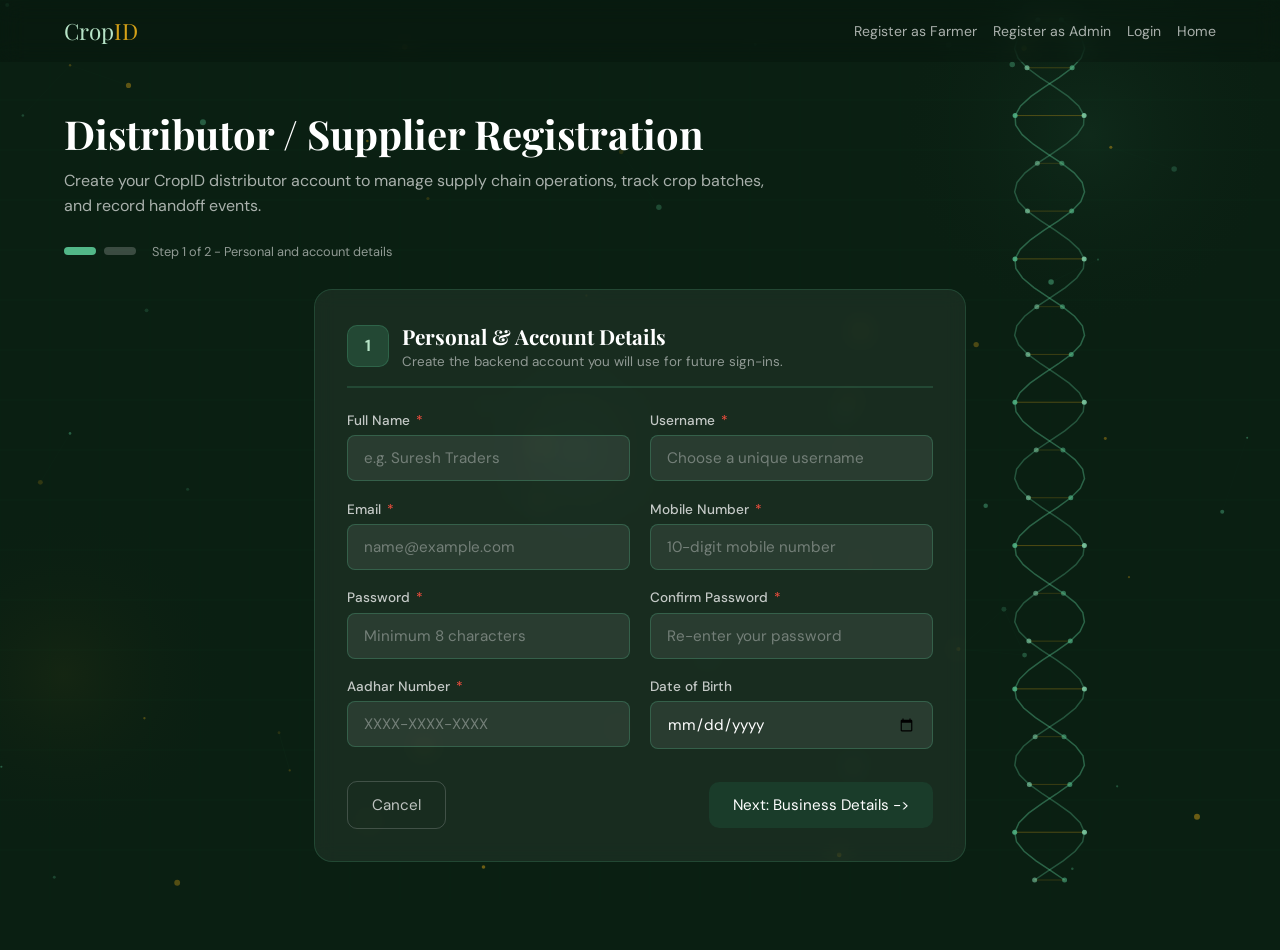
<file: Agrotrace-DNA-main/distributor-registration.html>
<!DOCTYPE html>
<html lang="en">
<head>
  <meta charset="UTF-8"/>
  <meta name="viewport" content="width=device-width, initial-scale=1.0"/>
  <title>Distributor Registration - CropID</title>
  <link href="https://fonts.googleapis.com/css2?family=Playfair+Display:wght@700;900&family=DM+Sans:wght@300;400;500&display=swap" rel="stylesheet"/>
  <link rel="stylesheet" href="background.css"/>
  <style>
    *, *::before, *::after { margin: 0; padding: 0; box-sizing: border-box; }
    :root {
      --green-deep: #1a3c2a; --green-mid: #2d6a4f; --green-bright: #52b788;
      --green-light: #b7e4c7; --gold: #d4a017; --white: #ffffff; --red: #e74c3c;
    }
    body { font-family: 'DM Sans', sans-serif; background: #0a1f12; min-height: 100vh; }
    nav { padding: 1rem 5%; display: flex; justify-content: space-between; align-items: center; background: rgba(0,0,0,0.15); backdrop-filter: blur(12px); position: relative; z-index: 10; }
    .logo { font-family: 'Playfair Display', serif; font-size: 1.4rem; color: var(--green-light); text-decoration: none; }
    .logo span { color: var(--gold); }
    .nav-links { display: flex; align-items: center; gap: 1rem; flex-wrap: wrap; }
    .nav-links a { color: rgba(255,255,255,0.65); text-decoration: none; font-size: 0.88rem; }
    .nav-links a:hover { color: var(--green-bright); }
    .page-hero { padding: 2.8rem 5% 1.8rem; }
    .page-hero h1 { font-family: 'Playfair Display', serif; font-size: 2.5rem; color: var(--white); font-weight: 700; }
    .page-hero p { color: rgba(255,255,255,0.65); margin-top: 0.5rem; font-size: 1rem; max-width: 720px; line-height: 1.6; }
    .step-indicator { display: flex; gap: 0.5rem; margin-top: 1.5rem; align-items: center; flex-wrap: wrap; }
    .step-dot { width: 32px; height: 8px; border-radius: 4px; background: rgba(255,255,255,0.2); transition: background 0.3s; }
    .step-dot.active { background: var(--green-bright); }
    .step-dot.done { background: rgba(82,183,136,0.55); }
    .step-label { color: rgba(255,255,255,0.55); font-size: 0.8rem; margin-left: 0.5rem; }
    .form-container { max-width: 780px; margin: 0 auto; padding: 0 5% 4rem; }
    .alert { display: none; margin-bottom: 1.2rem; padding: 0.95rem 1rem; border-radius: 12px; font-size: 0.9rem; line-height: 1.5; }
    .alert.show { display: block; }
    .alert.success { background: rgba(82,183,136,0.12); border: 1px solid rgba(82,183,136,0.3); color: #b7f1d4; }
    .alert.error { background: rgba(231,76,60,0.12); border: 1px solid rgba(231,76,60,0.3); color: #ff9f96; }
    .form-section { background: rgba(255,255,255,0.06); border: 1px solid rgba(82,183,136,0.2); border-radius: 18px; padding: 2rem; margin-bottom: 1.5rem; display: none; backdrop-filter: blur(10px); }
    .form-section.active { display: block; animation: fadeIn 0.35s ease; }
    .section-header { display: flex; align-items: center; gap: 0.8rem; margin-bottom: 1.5rem; padding-bottom: 1rem; border-bottom: 2px solid rgba(82,183,136,0.2); }
    .section-icon { width: 42px; height: 42px; background: rgba(82,183,136,0.2); border: 1px solid rgba(82,183,136,0.25); border-radius: 10px; display: flex; align-items: center; justify-content: center; color: var(--green-light); font-size: 1rem; font-weight: 700; }
    .section-header h2 { font-family: 'Playfair Display', serif; font-size: 1.3rem; color: var(--white); }
    .section-header p { font-size: 0.84rem; color: rgba(255,255,255,0.52); margin-top: 0.2rem; }
    .form-grid { display: grid; grid-template-columns: 1fr 1fr; gap: 1.2rem; }
    .form-group { display: flex; flex-direction: column; gap: 0.4rem; }
    .form-group.full { grid-column: 1 / -1; }
    label { font-size: 0.85rem; font-weight: 500; color: rgba(255,255,255,0.75); }
    label .req { color: var(--red); margin-left: 2px; }
    input, select, textarea { padding: 0.75rem 1rem; border: 1.5px solid rgba(82,183,136,0.3); border-radius: 8px; font-family: 'DM Sans', sans-serif; font-size: 0.95rem; background: rgba(255,255,255,0.08); color: var(--white); transition: border-color 0.2s, box-shadow 0.2s, background 0.2s; }
    input::placeholder, textarea::placeholder { color: rgba(255,255,255,0.35); }
    input:focus, select:focus, textarea:focus { outline: none; border-color: var(--green-bright); box-shadow: 0 0 0 3px rgba(82,183,136,0.15); background: rgba(255,255,255,0.12); }
    input.error, select.error { border-color: var(--red); }
    .error-msg { color: #ff9f96; font-size: 0.78rem; display: none; }
    .error-msg.show { display: block; }
    textarea { resize: vertical; min-height: 92px; }
    .hint { font-size: 0.78rem; color: rgba(255,255,255,0.48); line-height: 1.5; }
    .nav-buttons { display: flex; justify-content: space-between; align-items: center; margin-top: 2rem; gap: 1rem; }
    .btn-back, .btn-next, .btn-submit, .btn-secondary { border-radius: 10px; font-family: 'DM Sans', sans-serif; font-size: 0.95rem; cursor: pointer; transition: all 0.2s; padding: 0.8rem 1.5rem; text-decoration: none; text-align: center; }
    .btn-back { background: transparent; border: 1.5px solid rgba(255,255,255,0.18); color: rgba(255,255,255,0.72); }
    .btn-back:hover { border-color: var(--green-bright); color: var(--green-bright); }
    .btn-next { background: var(--green-deep); color: #fff; border: none; }
    .btn-next:hover { background: var(--green-mid); transform: translateY(-1px); }
    .btn-submit { background: var(--green-bright); color: var(--green-deep); border: none; font-weight: 700; }
    .btn-submit:hover { transform: translateY(-2px); box-shadow: 0 8px 24px rgba(82,183,136,0.35); }
    .btn-submit:disabled { background: #4e5d56; color: #b8c0bb; cursor: not-allowed; box-shadow: none; transform: none; }
    .btn-secondary { background: rgba(255,255,255,0.06); border: 1.5px solid rgba(255,255,255,0.14); color: rgba(255,255,255,0.78); }
    .success-screen { display: none; text-align: center; padding: 3rem 2rem; background: rgba(255,255,255,0.06); border: 1px solid rgba(82,183,136,0.2); border-radius: 18px; backdrop-filter: blur(10px); }
    .success-screen.show { display: block; animation: fadeIn 0.4s ease; }
    .success-icon { width: 80px; height: 80px; background: var(--green-bright); color: var(--green-deep); border-radius: 50%; display: flex; align-items: center; justify-content: center; font-size: 2rem; font-weight: 700; margin: 0 auto 1.5rem; }
    .success-screen h2 { font-family: 'Playfair Display', serif; font-size: 1.8rem; color: var(--white); }
    .success-screen p { color: rgba(255,255,255,0.6); margin-top: 0.6rem; line-height: 1.6; }
    .farmer-id-display { background: rgba(26,60,42,0.9); color: var(--green-bright); padding: 1rem 2rem; border-radius: 10px; font-size: 1.2rem; font-family: monospace; margin: 1.5rem auto; display: inline-block; letter-spacing: 2px; }
    .success-actions { display: flex; gap: 1rem; justify-content: center; margin-top: 2rem; flex-wrap: wrap; }
    @keyframes fadeIn { from { opacity: 0; transform: translateY(10px); } to { opacity: 1; transform: translateY(0); } }
    @media (max-width: 768px) {
      nav { padding: 1rem 4%; } .page-hero { padding: 2rem 4% 1.4rem; } .page-hero h1 { font-size: 1.9rem; }
      .form-container { padding: 0 4% 3rem; } .form-grid { grid-template-columns: 1fr; } .form-group.full { grid-column: 1; }
      .nav-buttons { flex-direction: column; } .btn-back, .btn-next, .btn-submit, .btn-secondary { width: 100%; }
      .success-actions { flex-direction: column; } .success-actions a { width: 100%; }
    }
  </style>
</head>
<body>

<nav>
  <a href="index.html" class="logo">Crop<span>ID</span></a>
  <div class="nav-links">
    <a href="farmer-registration.html">Register as Farmer</a>
    <a href="admin-registration.html">Register as Admin</a>
    <a href="login.html">Login</a>
    <a href="index.html">Home</a>
  </div>
</nav>

<div class="page-hero">
  <h1>Distributor / Supplier Registration</h1>
  <p>Create your CropID distributor account to manage supply chain operations, track crop batches, and record handoff events.</p>
  <div class="step-indicator">
    <div class="step-dot active" id="dot1"></div>
    <div class="step-dot" id="dot2"></div>
    <span class="step-label" id="stepLabel">Step 1 of 2 - Personal and account details</span>
  </div>
</div>

<div class="form-container">
  <div class="alert" id="alertBox"></div>

  <div class="form-section active" id="step1">
    <div class="section-header">
      <div class="section-icon">1</div>
      <div>
        <h2>Personal & Account Details</h2>
        <p>Create the backend account you will use for future sign-ins.</p>
      </div>
    </div>
    <div class="form-grid">
      <div class="form-group">
        <label>Full Name <span class="req">*</span></label>
        <input type="text" id="fullName" placeholder="e.g. Suresh Traders"/>
        <span class="error-msg" id="err-fullName">Please enter your full name</span>
      </div>
      <div class="form-group">
        <label>Username <span class="req">*</span></label>
        <input type="text" id="username" placeholder="Choose a unique username"/>
        <span class="error-msg" id="err-username">Username must be at least 3 characters</span>
      </div>
      <div class="form-group">
        <label>Email <span class="req">*</span></label>
        <input type="email" id="email" placeholder="name@example.com"/>
        <span class="error-msg" id="err-email">Enter a valid email address</span>
      </div>
      <div class="form-group">
        <label>Mobile Number <span class="req">*</span></label>
        <input type="tel" id="mobile" placeholder="10-digit mobile number" maxlength="10"/>
        <span class="error-msg" id="err-mobile">Enter a valid 10-digit mobile number</span>
      </div>
      <div class="form-group">
        <label>Password <span class="req">*</span></label>
        <input type="password" id="password" placeholder="Minimum 8 characters"/>
        <span class="error-msg" id="err-password">Password must be at least 8 characters</span>
      </div>
      <div class="form-group">
        <label>Confirm Password <span class="req">*</span></label>
        <input type="password" id="confirmPassword" placeholder="Re-enter your password"/>
        <span class="error-msg" id="err-confirmPassword">Passwords do not match</span>
      </div>
      <div class="form-group">
        <label>Aadhar Number <span class="req">*</span></label>
        <input type="text" id="aadhar" placeholder="XXXX-XXXX-XXXX" maxlength="14"/>
        <span class="error-msg" id="err-aadhar">Enter a valid 12-digit Aadhar number</span>
      </div>
      <div class="form-group">
        <label>Date of Birth</label>
        <input type="date" id="dob"/>
      </div>
    </div>
    <div class="nav-buttons">
      <a href="index.html" class="btn-back">Cancel</a>
      <button class="btn-next" type="button" onclick="goToStep(2)">Next: Business Details -&gt;</button>
    </div>
  </div>

  <div class="form-section" id="step2">
    <div class="section-header">
      <div class="section-icon">2</div>
      <div>
        <h2>Business & Distribution Details</h2>
        <p>Enter your business information for supply chain operations.</p>
      </div>
    </div>
    <div class="form-grid">
      <div class="form-group">
        <label>Company / Business Name <span class="req">*</span></label>
        <input type="text" id="companyName" placeholder="e.g. Patil Agro Traders"/>
        <span class="error-msg" id="err-companyName">Please enter your business name</span>
      </div>
      <div class="form-group">
        <label>GST Number <span class="req">*</span></label>
        <input type="text" id="gstNumber" placeholder="e.g. 27AABCU9603R1ZM" maxlength="15"/>
        <span class="error-msg" id="err-gstNumber">Enter a valid 15-character GST number</span>
      </div>
      <div class="form-group">
        <label>Business Type <span class="req">*</span></label>
        <select id="businessType">
          <option value="">Select Type</option>
          <option>Wholesaler</option>
          <option>Retailer</option>
          <option>Cold Storage</option>
          <option>Transport</option>
          <option>Mandi Agent</option>
          <option>Processor</option>
          <option>Exporter</option>
        </select>
        <span class="error-msg" id="err-businessType">Please select a business type</span>
      </div>
      <div class="form-group">
        <label>Operating District <span class="req">*</span></label>
        <select id="district">
          <option value="">Select District</option>
          <option>Aurangabad</option><option>Pune</option><option>Nashik</option><option>Ahmednagar</option>
          <option>Solapur</option><option>Kolhapur</option><option>Satara</option><option>Sangli</option>
          <option>Latur</option><option>Osmanabad</option><option>Nanded</option><option>Jalna</option>
          <option>Beed</option><option>Parbhani</option><option>Hingoli</option><option>Amravati</option>
          <option>Nagpur</option><option>Wardha</option><option>Yavatmal</option><option>Buldhana</option>
          <option>Washim</option><option>Akola</option><option>Other</option>
        </select>
        <span class="error-msg" id="err-district">Please select your operating district</span>
      </div>
      <div class="form-group full">
        <label>Warehouse / Go-down Address</label>
        <textarea id="warehouseAddress" placeholder="Full address of your primary warehouse or go-down"></textarea>
      </div>
      <div class="form-group">
        <label>Fleet Size (Vehicles)</label>
        <input type="number" id="fleetSize" placeholder="e.g. 5" min="0"/>
      </div>
      <div class="form-group">
        <label>License Number (FSSAI / Trade)</label>
        <input type="text" id="licenseNumber" placeholder="e.g. 10012345000123"/>
      </div>
      <div class="form-group">
        <label>Bank Account Number</label>
        <input type="text" id="bankAcc" placeholder="Optional account number"/>
      </div>
      <div class="form-group">
        <label>IFSC Code</label>
        <input type="text" id="ifsc" placeholder="e.g. SBIN0001234"/>
      </div>
      <div class="form-group full">
        <label>
          <input type="checkbox" id="terms" style="width:16px;height:16px;margin-right:0.5rem;accent-color:var(--green-mid)"/>
          I confirm the information is accurate and I want CropID to create my distributor account.
        </label>
        <span class="error-msg" id="err-terms">Please accept the confirmation before continuing</span>
      </div>
    </div>
    <div class="nav-buttons">
      <button class="btn-back" type="button" onclick="goToStep(1)">&lt;- Back</button>
      <button class="btn-submit" type="button" id="submitBtn" onclick="submitRegistration()">Create Distributor Account</button>
    </div>
  </div>

  <div class="success-screen" id="successScreen">
    <div class="success-icon">OK</div>
    <h2>Registration Successful</h2>
    <p>Your CropID distributor account is created. You can now manage supply chain operations.</p>
    <div class="farmer-id-display" id="generatedID">DST-000000</div>
    <p id="successSubtext">Account reference generated from your backend user id.</p>
    <div class="success-actions">
      <a href="supply-chain.html" class="btn-submit">Continue to Supply Chain -&gt;</a>
      <a href="login.html" class="btn-secondary" id="loginLink">Open Login Page</a>
      <a href="index.html" class="btn-back">Back to Home</a>
    </div>
  </div>
</div>

<script src="api-client.js"></script>
<script src="background.js"></script>
<script>
  let currentStep = 1;

  function showAlert(type, message) {
    const alertBox = document.getElementById('alertBox');
    alertBox.className = `alert show ${type}`;
    alertBox.textContent = message;
    window.scrollTo({ top: 0, behavior: 'smooth' });
  }

  function clearAlert() {
    const alertBox = document.getElementById('alertBox');
    alertBox.className = 'alert';
    alertBox.textContent = '';
  }

  function goToStep(step) {
    if (step > currentStep && !validateStep(currentStep)) return;
    document.getElementById(`step${currentStep}`).classList.remove('active');
    currentStep = step;
    document.getElementById(`step${currentStep}`).classList.add('active');
    updateIndicator();
    clearAlert();
    window.scrollTo({ top: 0, behavior: 'smooth' });
  }

  function updateIndicator() {
    const labels = ['', 'Personal and account details', 'Business and distribution details'];
    for (let i = 1; i <= 2; i++) {
      const dot = document.getElementById(`dot${i}`);
      dot.className = 'step-dot';
      if (i < currentStep) dot.classList.add('done');
      else if (i === currentStep) dot.classList.add('active');
    }
    document.getElementById('stepLabel').textContent = `Step ${currentStep} of 2 - ${labels[currentStep]}`;
  }

  function setFieldState(fieldId, errorId, isValid) {
    const field = document.getElementById(fieldId);
    const error = document.getElementById(errorId);
    if (isValid) { field.classList.remove('error'); error.classList.remove('show'); return true; }
    field.classList.add('error'); error.classList.add('show'); return false;
  }

  function validateStep(step) {
    let valid = true;
    if (step === 1) {
      valid = setFieldState('fullName', 'err-fullName', document.getElementById('fullName').value.trim().length > 2) && valid;
      valid = setFieldState('username', 'err-username', document.getElementById('username').value.trim().length >= 3) && valid;
      valid = setFieldState('email', 'err-email', /\S+@\S+\.\S+/.test(document.getElementById('email').value.trim())) && valid;
      valid = setFieldState('mobile', 'err-mobile', /^\d{10}$/.test(document.getElementById('mobile').value.trim())) && valid;
      valid = setFieldState('password', 'err-password', document.getElementById('password').value.length >= 8) && valid;
      valid = setFieldState('confirmPassword', 'err-confirmPassword',
        document.getElementById('confirmPassword').value === document.getElementById('password').value &&
        document.getElementById('confirmPassword').value.length >= 8
      ) && valid;
      const aadharDigits = document.getElementById('aadhar').value.replace(/\D/g, '');
      valid = setFieldState('aadhar', 'err-aadhar', aadharDigits.length === 12) && valid;
    }
    if (step === 2) {
      valid = setFieldState('companyName', 'err-companyName', document.getElementById('companyName').value.trim().length > 1) && valid;
      valid = setFieldState('gstNumber', 'err-gstNumber', document.getElementById('gstNumber').value.trim().length === 15) && valid;
      valid = setFieldState('businessType', 'err-businessType', document.getElementById('businessType').value !== '') && valid;
      valid = setFieldState('district', 'err-district', document.getElementById('district').value !== '') && valid;
      const terms = document.getElementById('terms');
      const termsError = document.getElementById('err-terms');
      if (!terms.checked) { termsError.classList.add('show'); valid = false; } else { termsError.classList.remove('show'); }
    }
    if (!valid) showAlert('error', 'Please complete the highlighted fields before moving ahead.');
    return valid;
  }

  function formatReference(userId) { return `DST-${String(userId).padStart(6, '0')}`; }

  function setSubmitState(isSubmitting) {
    const button = document.getElementById('submitBtn');
    button.disabled = isSubmitting;
    button.textContent = isSubmitting ? 'Creating account...' : 'Create Distributor Account';
  }

  async function submitRegistration() {
    if (!validateStep(2)) return;
    setSubmitState(true);
    clearAlert();

    const registrationData = {
      username: document.getElementById('username').value.trim(),
      email: document.getElementById('email').value.trim(),
      password: document.getElementById('password').value,
      full_name: document.getElementById('fullName').value.trim(),
      phone: document.getElementById('mobile').value.trim(),
      role: 'distributor',
      farm_name: document.getElementById('companyName').value.trim(),
      district: document.getElementById('district').value,
      gst_number: document.getElementById('gstNumber').value.trim(),
      business_type: document.getElementById('businessType').value,
      license_number: document.getElementById('licenseNumber').value.trim() || null
    };

    try {
      const registerResult = await CropIdApi.request('/auth/register', { method: 'POST', body: JSON.stringify(registrationData) });
      let loginResult = null;
      try {
        loginResult = await CropIdApi.request('/auth/login', { method: 'POST', body: JSON.stringify({ username: registrationData.username, password: registrationData.password }) });
        CropIdApi.saveSession(loginResult);
      } catch (e) { showAlert('success', 'Account created. Use the login page to sign in.'); }

      const user = (loginResult && loginResult.user) || registerResult.user;
      const reference = formatReference(user.id);

      document.getElementById('step2').classList.remove('active');
      document.getElementById('successScreen').classList.add('show');
      document.getElementById('generatedID').textContent = reference;
      document.getElementById('loginLink').href = `login.html?registered=1&username=${encodeURIComponent(user.username)}`;

      if (loginResult) {
        document.getElementById('successSubtext').textContent = `Signed in as ${user.username}. Redirecting to Supply Chain...`;
        setTimeout(() => { window.location.href = 'supply-chain.html'; }, 3000);
      }
      clearAlert();
      window.scrollTo({ top: 0, behavior: 'smooth' });
    } catch (error) {
      const fieldErrors = error.data?.errors;
      if (fieldErrors?.username) {
        document.getElementById('err-username').textContent = fieldErrors.username.join(', ');
        document.getElementById('err-username').classList.add('show');
        document.getElementById('username').classList.add('error');
        goToStep(1);
      }
      showAlert('error', error.data?.message || 'Registration failed. Please review the form.');
    } finally { setSubmitState(false); }
  }

  document.getElementById('aadhar').addEventListener('input', function() {
    let digits = this.value.replace(/\D/g, '').slice(0, 12);
    if (digits.length > 8) digits = `${digits.slice(0,4)}-${digits.slice(4,8)}-${digits.slice(8)}`;
    else if (digits.length > 4) digits = `${digits.slice(0,4)}-${digits.slice(4)}`;
    this.value = digits;
  });
</script>
</body>
</html>
</file>
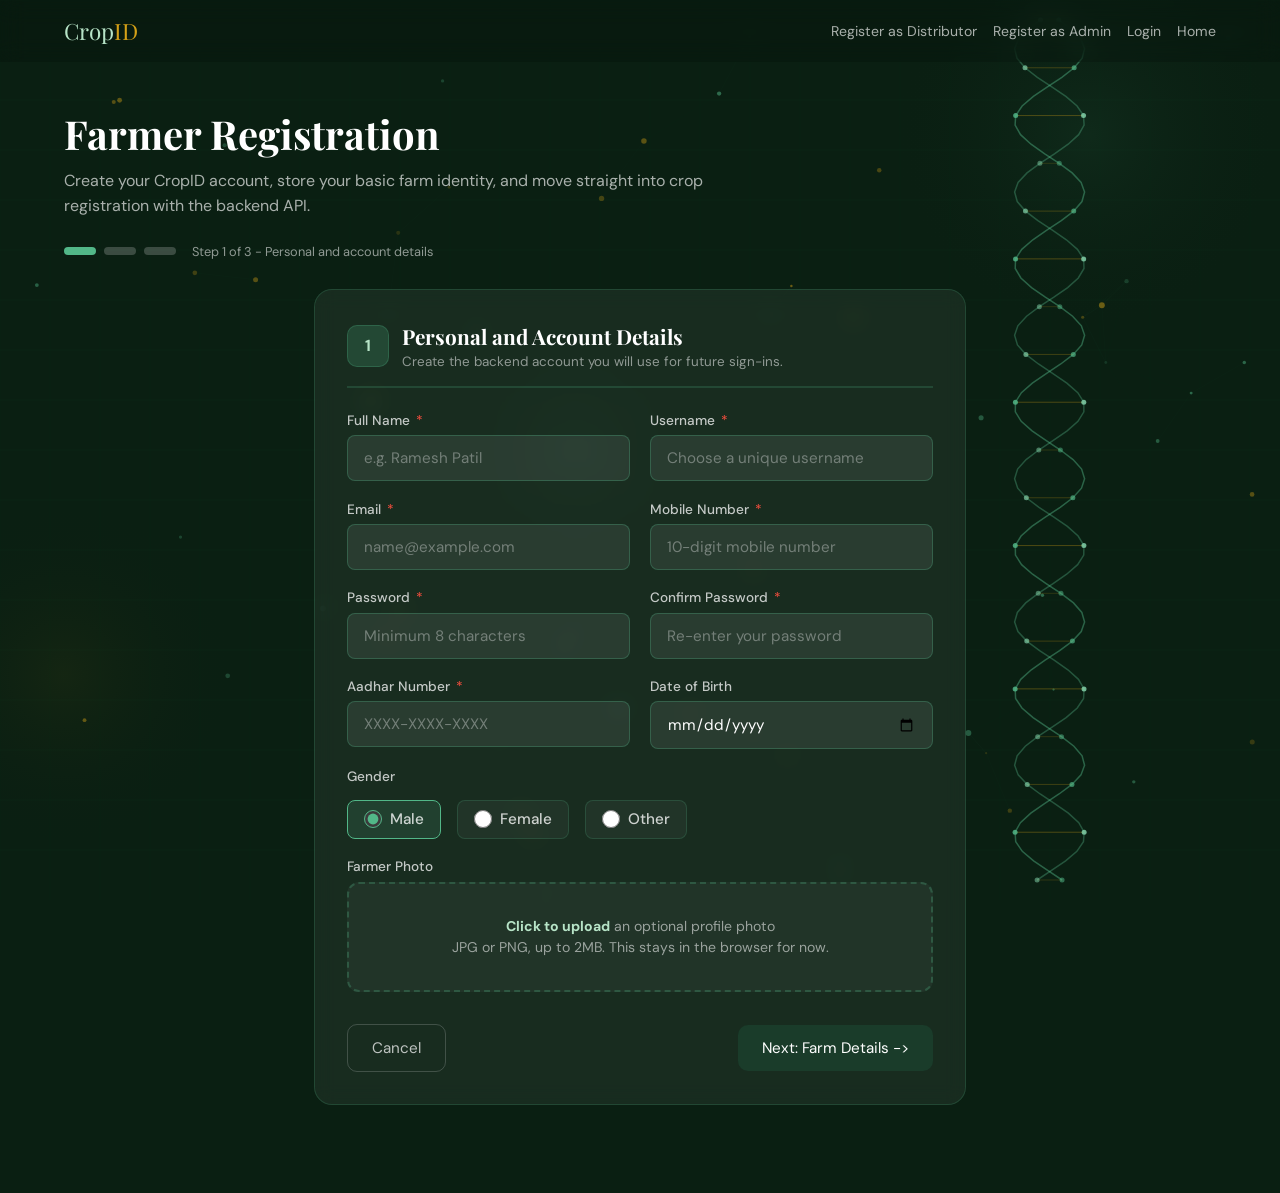
<file: Agrotrace-DNA-main/farmer-registration.html>
<!DOCTYPE html>
<html lang="en">
<head>
  <meta charset="UTF-8"/>
  <meta name="viewport" content="width=device-width, initial-scale=1.0"/>
  <title>Farmer Registration - CropID</title>
  <link href="https://fonts.googleapis.com/css2?family=Playfair+Display:wght@700;900&family=DM+Sans:wght@300;400;500&display=swap" rel="stylesheet"/>
  <link rel="stylesheet" href="background.css"/>
  <style>
    *, *::before, *::after { margin: 0; padding: 0; box-sizing: border-box; }
    :root {
      --green-deep: #1a3c2a;
      --green-mid: #2d6a4f;
      --green-bright: #52b788;
      --green-light: #b7e4c7;
      --gold: #d4a017;
      --white: #ffffff;
      --red: #e74c3c;
    }
    body {
      font-family: 'DM Sans', sans-serif;
      background: #0a1f12;
      min-height: 100vh;
    }
    nav {
      padding: 1rem 5%;
      display: flex;
      justify-content: space-between;
      align-items: center;
      background: rgba(0, 0, 0, 0.15);
      backdrop-filter: blur(12px);
      position: relative;
      z-index: 10;
    }
    .logo {
      font-family: 'Playfair Display', serif;
      font-size: 1.4rem;
      color: var(--green-light);
      text-decoration: none;
    }
    .logo span { color: var(--gold); }
    .nav-links {
      display: flex;
      align-items: center;
      gap: 1rem;
      flex-wrap: wrap;
    }
    .nav-links a {
      color: rgba(255, 255, 255, 0.65);
      text-decoration: none;
      font-size: 0.88rem;
    }
    .nav-links a:hover { color: var(--green-bright); }
    .page-hero {
      padding: 2.8rem 5% 1.8rem;
    }
    .page-hero h1 {
      font-family: 'Playfair Display', serif;
      font-size: 2.5rem;
      color: var(--white);
      font-weight: 700;
    }
    .page-hero p {
      color: rgba(255, 255, 255, 0.65);
      margin-top: 0.5rem;
      font-size: 1rem;
      max-width: 720px;
      line-height: 1.6;
    }
    .step-indicator {
      display: flex;
      gap: 0.5rem;
      margin-top: 1.5rem;
      align-items: center;
      flex-wrap: wrap;
    }
    .step-dot {
      width: 32px;
      height: 8px;
      border-radius: 4px;
      background: rgba(255, 255, 255, 0.2);
      transition: background 0.3s;
    }
    .step-dot.active { background: var(--green-bright); }
    .step-dot.done { background: rgba(82, 183, 136, 0.55); }
    .step-label {
      color: rgba(255, 255, 255, 0.55);
      font-size: 0.8rem;
      margin-left: 0.5rem;
    }
    .form-container {
      max-width: 780px;
      margin: 0 auto;
      padding: 0 5% 4rem;
    }
    .alert {
      display: none;
      margin-bottom: 1.2rem;
      padding: 0.95rem 1rem;
      border-radius: 12px;
      font-size: 0.9rem;
      line-height: 1.5;
    }
    .alert.show { display: block; }
    .alert.success {
      background: rgba(82, 183, 136, 0.12);
      border: 1px solid rgba(82, 183, 136, 0.3);
      color: #b7f1d4;
    }
    .alert.error {
      background: rgba(231, 76, 60, 0.12);
      border: 1px solid rgba(231, 76, 60, 0.3);
      color: #ff9f96;
    }
    .form-section {
      background: rgba(255, 255, 255, 0.06);
      border: 1px solid rgba(82, 183, 136, 0.2);
      border-radius: 18px;
      padding: 2rem;
      margin-bottom: 1.5rem;
      display: none;
      backdrop-filter: blur(10px);
    }
    .form-section.active {
      display: block;
      animation: fadeIn 0.35s ease;
    }
    .section-header {
      display: flex;
      align-items: center;
      gap: 0.8rem;
      margin-bottom: 1.5rem;
      padding-bottom: 1rem;
      border-bottom: 2px solid rgba(82, 183, 136, 0.2);
    }
    .section-icon {
      width: 42px;
      height: 42px;
      background: rgba(82, 183, 136, 0.2);
      border: 1px solid rgba(82, 183, 136, 0.25);
      border-radius: 10px;
      display: flex;
      align-items: center;
      justify-content: center;
      color: var(--green-light);
      font-size: 1rem;
      font-weight: 700;
    }
    .section-header h2 {
      font-family: 'Playfair Display', serif;
      font-size: 1.3rem;
      color: var(--white);
    }
    .section-header p {
      font-size: 0.84rem;
      color: rgba(255, 255, 255, 0.52);
      margin-top: 0.2rem;
    }
    .form-grid {
      display: grid;
      grid-template-columns: 1fr 1fr;
      gap: 1.2rem;
    }
    .form-group {
      display: flex;
      flex-direction: column;
      gap: 0.4rem;
    }
    .form-group.full { grid-column: 1 / -1; }
    label {
      font-size: 0.85rem;
      font-weight: 500;
      color: rgba(255, 255, 255, 0.75);
    }
    label .req { color: var(--red); margin-left: 2px; }
    input, select, textarea {
      padding: 0.75rem 1rem;
      border: 1.5px solid rgba(82, 183, 136, 0.3);
      border-radius: 8px;
      font-family: 'DM Sans', sans-serif;
      font-size: 0.95rem;
      background: rgba(255, 255, 255, 0.08);
      color: var(--white);
      transition: border-color 0.2s, box-shadow 0.2s, background 0.2s;
    }
    input::placeholder, textarea::placeholder { color: rgba(255, 255, 255, 0.35); }
    input:focus, select:focus, textarea:focus {
      outline: none;
      border-color: var(--green-bright);
      box-shadow: 0 0 0 3px rgba(82, 183, 136, 0.15);
      background: rgba(255, 255, 255, 0.12);
    }
    input.error, select.error, textarea.error { border-color: var(--red); }
    .error-msg {
      color: #ff9f96;
      font-size: 0.78rem;
      display: none;
    }
    .error-msg.show { display: block; }
    
    /* Radio group styling for role selection */
    .radio-group {
      display: flex;
      gap: 1rem;
      flex-wrap: wrap;
      margin-top: 0.5rem;
    }
    .radio-item {
      display: flex;
      align-items: center;
      gap: 0.5rem;
      padding: 0.8rem 1.2rem;
      border: 1.5px solid rgba(82, 183, 136, 0.3);
      border-radius: 8px;
      background: rgba(255, 255, 255, 0.06);
      cursor: pointer;
      transition: all 0.2s;
      font-size: 0.95rem;
      color: rgba(255, 255, 255, 0.75);
    }
    .radio-item:hover {
      border-color: var(--green-light);
      background: rgba(82, 183, 136, 0.1);
    }
    .radio-item input[type="radio"] {
      cursor: pointer;
      width: 18px;
      height: 18px;
      accent-color: var(--green-bright);
    }
    .radio-item input[type="radio"]:checked + label,
    .radio-item input[type="radio"]:checked ~ span {
      color: var(--green-bright);
    }
    .radio-item:has(input[type="radio"]:checked) {
      border-color: var(--green-bright);
      background: rgba(82, 183, 136, 0.15);
    }
    
    textarea {
      resize: vertical;
      min-height: 92px;
    }
    .hint {
      font-size: 0.78rem;
      color: rgba(255, 255, 255, 0.48);
      line-height: 1.5;
    }
    .radio-group {
      display: flex;
      gap: 1rem;
      flex-wrap: wrap;
    }
    .radio-item {
      display: flex;
      align-items: center;
      gap: 0.5rem;
      padding: 0.55rem 1rem;
      border: 1.5px solid rgba(82, 183, 136, 0.2);
      border-radius: 8px;
      cursor: pointer;
      transition: all 0.2s;
      color: rgba(255, 255, 255, 0.78);
      background: rgba(255, 255, 255, 0.04);
    }
    .radio-item input {
      width: 16px;
      height: 16px;
      accent-color: var(--green-mid);
    }
    .photo-upload {
      border: 2px dashed rgba(82, 183, 136, 0.28);
      border-radius: 12px;
      padding: 2rem;
      text-align: center;
      cursor: pointer;
      transition: border-color 0.2s, background 0.2s;
      background: rgba(255, 255, 255, 0.04);
    }
    .photo-upload:hover {
      border-color: var(--green-bright);
      background: rgba(255, 255, 255, 0.08);
    }
    .photo-upload input { display: none; }
    .photo-upload p {
      color: rgba(255, 255, 255, 0.55);
      font-size: 0.88rem;
      line-height: 1.5;
    }
    .photo-upload strong { color: var(--green-light); }
    .nav-buttons {
      display: flex;
      justify-content: space-between;
      align-items: center;
      margin-top: 2rem;
      gap: 1rem;
    }
    .btn-back,
    .btn-next,
    .btn-submit,
    .btn-secondary {
      border-radius: 10px;
      font-family: 'DM Sans', sans-serif;
      font-size: 0.95rem;
      cursor: pointer;
      transition: all 0.2s;
      padding: 0.8rem 1.5rem;
      text-decoration: none;
      text-align: center;
    }
    .btn-back {
      background: transparent;
      border: 1.5px solid rgba(255, 255, 255, 0.18);
      color: rgba(255, 255, 255, 0.72);
    }
    .btn-back:hover {
      border-color: var(--green-bright);
      color: var(--green-bright);
    }
    .btn-next {
      background: var(--green-deep);
      color: #fff;
      border: none;
    }
    .btn-next:hover {
      background: var(--green-mid);
      transform: translateY(-1px);
    }
    .btn-submit {
      background: var(--green-bright);
      color: var(--green-deep);
      border: none;
      font-weight: 700;
    }
    .btn-submit:hover {
      transform: translateY(-2px);
      box-shadow: 0 8px 24px rgba(82, 183, 136, 0.35);
    }
    .btn-submit:disabled {
      background: #4e5d56;
      color: #b8c0bb;
      cursor: not-allowed;
      box-shadow: none;
      transform: none;
    }
    .btn-secondary {
      background: rgba(255, 255, 255, 0.06);
      border: 1.5px solid rgba(255, 255, 255, 0.14);
      color: rgba(255, 255, 255, 0.78);
    }
    .btn-secondary:hover {
      background: rgba(255, 255, 255, 0.1);
      border-color: rgba(255, 255, 255, 0.22);
    }
    .success-screen {
      display: none;
      text-align: center;
      padding: 3rem 2rem;
      background: rgba(255, 255, 255, 0.06);
      border: 1px solid rgba(82, 183, 136, 0.2);
      border-radius: 18px;
      backdrop-filter: blur(10px);
    }
    .success-screen.show {
      display: block;
      animation: fadeIn 0.4s ease;
    }
    .success-icon {
      width: 80px;
      height: 80px;
      background: var(--green-bright);
      color: var(--green-deep);
      border-radius: 50%;
      display: flex;
      align-items: center;
      justify-content: center;
      font-size: 2rem;
      font-weight: 700;
      margin: 0 auto 1.5rem;
    }
    .success-screen h2 {
      font-family: 'Playfair Display', serif;
      font-size: 1.8rem;
      color: var(--white);
    }
    .success-screen p {
      color: rgba(255, 255, 255, 0.6);
      margin-top: 0.6rem;
      line-height: 1.6;
    }
    .farmer-id-display {
      background: rgba(26, 60, 42, 0.9);
      color: var(--green-bright);
      padding: 1rem 2rem;
      border-radius: 10px;
      font-size: 1.2rem;
      font-family: monospace;
      margin: 1.5rem auto;
      display: inline-block;
      letter-spacing: 2px;
    }
    .success-actions {
      display: flex;
      gap: 1rem;
      justify-content: center;
      margin-top: 2rem;
      flex-wrap: wrap;
    }
    .inline-action {
      display: flex;
      justify-content: flex-end;
    }
    .small-button {
      background: transparent;
      border: 1.5px solid var(--green-bright);
      color: var(--green-light);
      padding: 0.55rem 1rem;
      border-radius: 8px;
      cursor: pointer;
      font-size: 0.85rem;
    }
    @keyframes fadeIn {
      from { opacity: 0; transform: translateY(10px); }
      to { opacity: 1; transform: translateY(0); }
    }
    @media (max-width: 768px) {
      nav { padding: 1rem 4%; }
      .page-hero { padding: 2rem 4% 1.4rem; }
      .page-hero h1 { font-size: 1.9rem; }
      .form-container { padding: 0 4% 3rem; }
      .form-grid { grid-template-columns: 1fr; }
      .form-group.full { grid-column: 1; }
      .nav-buttons { flex-direction: column; }
      .btn-back, .btn-next, .btn-submit, .btn-secondary { width: 100%; }
      .success-actions { flex-direction: column; }
      .success-actions a { width: 100%; }
    }
  </style>
</head>
<body>

<nav>
  <a href="index.html" class="logo">Crop<span>ID</span></a>
  <div class="nav-links">
    <a href="distributor-registration.html">Register as Distributor</a>
    <a href="admin-registration.html">Register as Admin</a>
    <a href="login.html">Login</a>
    <a href="index.html">Home</a>
  </div>
</nav>

<div class="page-hero">
  <h1>Farmer Registration</h1>
  <p>Create your CropID account, store your basic farm identity, and move straight into crop registration with the backend API.</p>
  <div class="step-indicator">
    <div class="step-dot active" id="dot1"></div>
    <div class="step-dot" id="dot2"></div>
    <div class="step-dot" id="dot3"></div>
    <span class="step-label" id="stepLabel">Step 1 of 3 - Personal and account details</span>
  </div>
</div>

<div class="form-container">
  <div class="alert" id="alertBox"></div>

  <div class="form-section active" id="step1">
    <div class="section-header">
      <div class="section-icon">1</div>
      <div>
        <h2>Personal and Account Details</h2>
        <p>Create the backend account you will use for future sign-ins.</p>
      </div>
    </div>



    <div class="form-grid">
      <div class="form-group">
        <label>Full Name <span class="req">*</span></label>
        <input type="text" id="fullName" placeholder="e.g. Ramesh Patil"/>
        <span class="error-msg" id="err-fullName">Please enter your full name</span>
      </div>
      <div class="form-group">
        <label>Username <span class="req">*</span></label>
        <input type="text" id="username" placeholder="Choose a unique username"/>
        <span class="error-msg" id="err-username">Username must be at least 3 characters</span>
      </div>
      <div class="form-group">
        <label>Email <span class="req">*</span></label>
        <input type="email" id="email" placeholder="name@example.com"/>
        <span class="error-msg" id="err-email">Enter a valid email address</span>
      </div>
      <div class="form-group">
        <label>Mobile Number <span class="req">*</span></label>
        <input type="tel" id="mobile" placeholder="10-digit mobile number" maxlength="10"/>
        <span class="error-msg" id="err-mobile">Enter a valid 10-digit mobile number</span>
      </div>
      <div class="form-group">
        <label>Password <span class="req">*</span></label>
        <input type="password" id="password" placeholder="Minimum 8 characters"/>
        <span class="error-msg" id="err-password">Password must be at least 8 characters</span>
      </div>
      <div class="form-group">
        <label>Confirm Password <span class="req">*</span></label>
        <input type="password" id="confirmPassword" placeholder="Re-enter your password"/>
        <span class="error-msg" id="err-confirmPassword">Passwords do not match</span>
      </div>
      <div class="form-group">
        <label>Aadhar Number <span class="req">*</span></label>
        <input type="text" id="aadhar" placeholder="XXXX-XXXX-XXXX" maxlength="14"/>
        <span class="error-msg" id="err-aadhar">Enter a valid 12-digit Aadhar number</span>
      </div>
      <div class="form-group">
        <label>Date of Birth</label>
        <input type="date" id="dob"/>
      </div>
      <div class="form-group full">
        <label>Gender</label>
        <div class="radio-group">
          <label class="radio-item"><input type="radio" name="gender" value="male" checked/> Male</label>
          <label class="radio-item"><input type="radio" name="gender" value="female"/> Female</label>
          <label class="radio-item"><input type="radio" name="gender" value="other"/> Other</label>
        </div>
      </div>
      <div class="form-group full">
        <label>Farmer Photo</label>
        <div class="photo-upload" onclick="document.getElementById('photoInput').click()">
          <input type="file" id="photoInput" accept="image/*" onchange="previewPhoto(this)"/>
          <p><strong>Click to upload</strong> an optional profile photo</p>
          <p id="photoLabel">JPG or PNG, up to 2MB. This stays in the browser for now.</p>
        </div>
      </div>
    </div>

    <div class="nav-buttons">
      <a href="index.html" class="btn-back">Cancel</a>
      <button class="btn-next" type="button" onclick="goToStep(2)">Next: Farm Details -&gt;</button>
    </div>
  </div>

  <div class="form-section" id="step2">
    <div class="section-header">
      <div class="section-icon">2</div>
      <div>
        <h2>Farm Details</h2>
        <p>These fields map to the backend farmer profile and help with crop setup.</p>
      </div>
    </div>

    <div class="form-grid">
      <div class="form-group">
        <label>Farm Name <span class="req">*</span></label>
        <input type="text" id="farmName" placeholder="e.g. Green Valley Farm"/>
        <span class="error-msg" id="err-farmName">Please enter your farm name</span>
      </div>
      <div class="form-group">
        <label>Total Land Area (Acres) <span class="req">*</span></label>
        <input type="number" id="landArea" placeholder="e.g. 5.5" min="0.1" step="0.1"/>
        <span class="error-msg" id="err-landArea">Enter a valid land area</span>
      </div>
      <div class="form-group">
        <label>Village <span class="req">*</span></label>
        <input type="text" id="village" placeholder="Village name"/>
        <span class="error-msg" id="err-village">Please enter the village name</span>
      </div>
      <div class="form-group">
        <label>Taluka <span class="req">*</span></label>
        <input type="text" id="taluka" placeholder="Taluka name"/>
        <span class="error-msg" id="err-taluka">Please enter the taluka</span>
      </div>
      <div class="form-group">
        <label>District <span class="req">*</span></label>
        <select id="district">
          <option value="">Select District</option>
          <option>Aurangabad</option>
          <option>Pune</option>
          <option>Nashik</option>
          <option>Ahmednagar</option>
          <option>Solapur</option>
          <option>Kolhapur</option>
          <option>Satara</option>
          <option>Sangli</option>
          <option>Latur</option>
          <option>Osmanabad</option>
          <option>Nanded</option>
          <option>Jalna</option>
          <option>Beed</option>
          <option>Parbhani</option>
          <option>Hingoli</option>
          <option>Amravati</option>
          <option>Nagpur</option>
          <option>Wardha</option>
          <option>Yavatmal</option>
          <option>Buldhana</option>
          <option>Washim</option>
          <option>Akola</option>
          <option>Other</option>
        </select>
        <span class="error-msg" id="err-district">Please select your district</span>
      </div>
      <div class="form-group">
        <label>Land Type</label>
        <select id="landType">
          <option value="">Select Type</option>
          <option>Irrigated</option>
          <option>Rain-fed</option>
          <option>Mixed</option>
        </select>
      </div>
      <div class="form-group">
        <label>GPS Latitude</label>
        <input type="text" id="lat" placeholder="Auto-detect or enter manually"/>
      </div>
      <div class="form-group">
        <label>GPS Longitude</label>
        <input type="text" id="lng" placeholder="Auto-detect or enter manually"/>
      </div>
      <div class="form-group full inline-action">
        <button class="small-button" type="button" onclick="detectLocation()">Use Current Location</button>
      </div>
    </div>

    <div class="nav-buttons">
      <button class="btn-back" type="button" onclick="goToStep(1)">&lt;- Back</button>
      <button class="btn-next" type="button" onclick="goToStep(3)">Next: Crop Details -&gt;</button>
    </div>
  </div>

  <div class="form-section" id="step3">
    <div class="section-header">
      <div class="section-icon">3</div>
      <div>
        <h2>Crop and Additional Details</h2>
        <p>These details are saved locally so the next crop setup page can reuse them.</p>
      </div>
    </div>

    <div class="form-grid">
      <div class="form-group">
        <label>Primary Crop <span class="req">*</span></label>
        <select id="primaryCrop">
          <option value="">Select Crop</option>
          <option>Wheat</option>
          <option>Rice</option>
          <option>Sugarcane</option>
          <option>Cotton</option>
          <option>Soybean</option>
          <option>Turmeric</option>
          <option>Onion</option>
          <option>Tomato</option>
          <option>Jowar</option>
          <option>Bajra</option>
          <option>Maize</option>
          <option>Grape</option>
          <option>Pomegranate</option>
          <option>Banana</option>
          <option>Other</option>
        </select>
        <span class="error-msg" id="err-primaryCrop">Please select a primary crop</span>
      </div>
      <div class="form-group">
        <label>Farming Type</label>
        <select id="farmingType">
          <option value="">Select Type</option>
          <option>Organic</option>
          <option>Conventional</option>
          <option>Natural Farming</option>
          <option>Integrated Farming</option>
        </select>
      </div>
      <div class="form-group full">
        <label>Other Crops</label>
        <input type="text" id="otherCrops" placeholder="Optional list of secondary crops"/>
      </div>
      <div class="form-group">
        <label>Bank Account Number</label>
        <input type="text" id="bankAcc" placeholder="Optional account number"/>
      </div>
      <div class="form-group">
        <label>IFSC Code</label>
        <input type="text" id="ifsc" placeholder="e.g. SBIN0001234"/>
      </div>
      <div class="form-group full">
        <label>Additional Notes</label>
        <textarea id="notes" placeholder="Special practices, certifications, or anything you want to remember for crop setup"></textarea>
      </div>
      <div class="form-group full">
        <label>
          <input type="checkbox" id="terms" style="width:16px;height:16px;margin-right:0.5rem;accent-color:var(--green-mid)"/>
          I confirm the information is accurate and I want CropID to create my backend account.
        </label>
        <span class="error-msg" id="err-terms">Please accept the confirmation before continuing</span>
      </div>
    </div>

    <div class="nav-buttons">
      <button class="btn-back" type="button" onclick="goToStep(2)">&lt;- Back</button>
      <button class="btn-submit" type="button" id="submitBtn" onclick="submitRegistration()">Create Account</button>
    </div>
  </div>

  <div class="success-screen" id="successScreen">
    <div class="success-icon">OK</div>
    <h2>Registration Successful</h2>
    <p>Your CropID account is created and signed in. You can continue directly to crop setup now.</p>
    <div class="farmer-id-display" id="generatedFarmerID">FRM-000000</div>
    <p id="successSubtext">Account reference generated from your backend user id.</p>
    <div class="success-actions">
      <a href="crop-soil-input.html" class="btn-submit">Continue to Crop Setup -&gt;</a>
      <a href="login.html" class="btn-secondary" id="loginLink">Open Login Page</a>
      <a href="index.html" class="btn-back">Back to Home</a>
    </div>
  </div>
</div>

<script src="api-client.js"></script>
<script src="background.js"></script>
<script>
  let currentStep = 1;

  function showAlert(type, message) {
    const alertBox = document.getElementById('alertBox');
    alertBox.className = `alert show ${type}`;
    alertBox.textContent = message;
    window.scrollTo({ top: 0, behavior: 'smooth' });
  }

  function clearAlert() {
    const alertBox = document.getElementById('alertBox');
    alertBox.className = 'alert';
    alertBox.textContent = '';
  }

  function goToStep(step) {
    if (step > currentStep && !validateStep(currentStep)) {
      return;
    }

    document.getElementById(`step${currentStep}`).classList.remove('active');
    currentStep = step;
    document.getElementById(`step${currentStep}`).classList.add('active');
    updateIndicator();
    clearAlert();
    window.scrollTo({ top: 0, behavior: 'smooth' });
  }

  function updateIndicator() {
    const labels = [
      '',
      'Personal and account details',
      'Farm details',
      'Crop and additional details'
    ];

    for (let index = 1; index <= 3; index += 1) {
      const dot = document.getElementById(`dot${index}`);
      dot.className = 'step-dot';

      if (index < currentStep) {
        dot.classList.add('done');
      } else if (index === currentStep) {
        dot.classList.add('active');
      }
    }

    document.getElementById('stepLabel').textContent = `Step ${currentStep} of 3 - ${labels[currentStep]}`;
  }

  function setFieldState(fieldId, errorId, isValid) {
    const field = document.getElementById(fieldId);
    const error = document.getElementById(errorId);

    if (isValid) {
      field.classList.remove('error');
      error.classList.remove('show');
      return true;
    }

    field.classList.add('error');
    error.classList.add('show');
    return false;
  }

  function validateStep(step) {
    let valid = true;

    if (step === 1) {
      valid = setFieldState('fullName', 'err-fullName', document.getElementById('fullName').value.trim().length > 2) && valid;
      valid = setFieldState('username', 'err-username', document.getElementById('username').value.trim().length >= 3) && valid;
      valid = setFieldState('email', 'err-email', /\S+@\S+\.\S+/.test(document.getElementById('email').value.trim())) && valid;
      valid = setFieldState('mobile', 'err-mobile', /^\d{10}$/.test(document.getElementById('mobile').value.trim())) && valid;
      valid = setFieldState('password', 'err-password', document.getElementById('password').value.length >= 8) && valid;
      valid = setFieldState(
        'confirmPassword',
        'err-confirmPassword',
        document.getElementById('confirmPassword').value === document.getElementById('password').value &&
        document.getElementById('confirmPassword').value.length >= 8
      ) && valid;

      const aadharDigits = document.getElementById('aadhar').value.replace(/\D/g, '');
      valid = setFieldState('aadhar', 'err-aadhar', aadharDigits.length === 12) && valid;
    }

    if (step === 2) {
      valid = setFieldState('farmName', 'err-farmName', document.getElementById('farmName').value.trim().length > 1) && valid;
      valid = setFieldState('landArea', 'err-landArea', parseFloat(document.getElementById('landArea').value) > 0) && valid;
      valid = setFieldState('village', 'err-village', document.getElementById('village').value.trim().length > 1) && valid;
      valid = setFieldState('taluka', 'err-taluka', document.getElementById('taluka').value.trim().length > 1) && valid;
      valid = setFieldState('district', 'err-district', document.getElementById('district').value !== '') && valid;
    }

    if (step === 3) {
      valid = setFieldState('primaryCrop', 'err-primaryCrop', document.getElementById('primaryCrop').value !== '') && valid;

      const terms = document.getElementById('terms');
      const termsError = document.getElementById('err-terms');

      if (!terms.checked) {
        termsError.classList.add('show');
        valid = false;
      } else {
        termsError.classList.remove('show');
      }
    }

    if (!valid) {
      showAlert('error', 'Please complete the highlighted fields before moving ahead.');
    }

    return valid;
  }

  function detectLocation() {
    if (!navigator.geolocation) {
      showAlert('error', 'Location detection is not available in this browser.');
      return;
    }

    navigator.geolocation.getCurrentPosition(
      position => {
        document.getElementById('lat').value = position.coords.latitude.toFixed(6);
        document.getElementById('lng').value = position.coords.longitude.toFixed(6);
        showAlert('success', 'Location detected successfully.');
      },
      () => showAlert('error', 'Could not detect location. Please enter it manually.')
    );
  }

  function previewPhoto(input) {
    if (input.files && input.files[0]) {
      document.getElementById('photoLabel').textContent = `Selected: ${input.files[0].name}`;
    }
  }

  function formatReference(userId) {
    return `FRM-${String(userId).padStart(6, '0')}`;
  }

  function getProfileDraft() {
    return {
      aadhar: document.getElementById('aadhar').value,
      dob: document.getElementById('dob').value || null,
      gender: document.querySelector('input[name="gender"]:checked')?.value || null,
      farm_name: document.getElementById('farmName').value.trim(),
      village: document.getElementById('village').value.trim(),
      taluka: document.getElementById('taluka').value.trim(),
      district: document.getElementById('district').value,
      land_area: parseFloat(document.getElementById('landArea').value),
      land_type: document.getElementById('landType').value,
      gps_lat: document.getElementById('lat').value || null,
      gps_lng: document.getElementById('lng').value || null,
      primary_crop: document.getElementById('primaryCrop').value,
      farming_type: document.getElementById('farmingType').value,
      other_crops: document.getElementById('otherCrops').value.trim(),
      bank_account: document.getElementById('bankAcc').value.trim(),
      ifsc: document.getElementById('ifsc').value.trim(),
      notes: document.getElementById('notes').value.trim()
    };
  }

  function setSubmitState(isSubmitting) {
    const button = document.getElementById('submitBtn');
    button.disabled = isSubmitting;
    button.textContent = isSubmitting ? 'Creating account...' : 'Create Account';
  }

  async function submitRegistration() {
    if (!validateStep(3)) {
      return;
    }

    setSubmitState(true);
    clearAlert();

    // Get selected role from form
    const selectedRole = 'farmer';

    const registrationData = {
      username: document.getElementById('username').value.trim(),
      email: document.getElementById('email').value.trim(),
      password: document.getElementById('password').value,
      full_name: document.getElementById('fullName').value.trim(),
      phone: document.getElementById('mobile').value.trim(),
      role: selectedRole,  // Always farmer on this page
      farm_name: document.getElementById('farmName').value.trim(),
      farm_size: parseFloat(document.getElementById('landArea').value),
      village: document.getElementById('village').value.trim(),
      taluka: document.getElementById('taluka').value.trim(),
      district: document.getElementById('district').value
    };

    try {
      const registerResult = await CropIdApi.request('/auth/register', {
        method: 'POST',
        body: JSON.stringify(registrationData)
      });

      let loginResult = null;

      try {
        loginResult = await CropIdApi.request('/auth/login', {
          method: 'POST',
          body: JSON.stringify({
            username: registrationData.username,
            password: registrationData.password
          })
        });

        CropIdApi.saveSession(loginResult);
      } catch (loginError) {
        showAlert('success', 'Account created. Automatic sign-in did not complete, so use the login page next.');
      }

      const user = (loginResult && loginResult.user) || registerResult.user;
      const reference = formatReference(user.id);
      const profileDraft = {
        ...getProfileDraft(),
        user_id: user.id,
        username: user.username,
        full_name: user.full_name,
        email: user.email,
        phone: user.phone,
        reference
      };

      localStorage.setItem('cropid_farmer_profile', JSON.stringify(profileDraft));
      localStorage.setItem('farmerCode', reference);
      localStorage.setItem('farmerId_uuid', String(user.id));

      document.getElementById('step3').classList.remove('active');
      document.getElementById('successScreen').classList.add('show');
      document.getElementById('generatedFarmerID').textContent = reference;
      document.getElementById('loginLink').href = `login.html?registered=1&username=${encodeURIComponent(user.username)}`;

      if (loginResult) {
        document.getElementById('successSubtext').textContent = `Signed in as ${user.username}. Continue directly to crop setup or reopen login any time.`;
        
        // Auto-redirect based on user role after 3 seconds
        const roleRedirectMap = {
          'farmer': 'crop-soil-input.html',
          'admin': 'admin-dashboard.html',
          'distributor': 'supply-chain.html',
          'supplier': 'supply-chain.html',
          'consumer': 'consumer-verification.html',
          'inspector': 'supply-chain.html'
        };
        
        const redirectUrl = roleRedirectMap[user.role] || 'index.html';
        setTimeout(() => {
          window.location.href = redirectUrl;
        }, 3000);
      } else {
        document.getElementById('successSubtext').textContent = `Account created for ${user.username}. Use the login page if you want to sign in manually.`;
      }

      clearAlert();
      window.scrollTo({ top: 0, behavior: 'smooth' });
    } catch (error) {
      const fieldErrors = error.data?.errors;

      if (fieldErrors?.username) {
        document.getElementById('err-username').textContent = fieldErrors.username.join(', ');
        document.getElementById('err-username').classList.add('show');
        document.getElementById('username').classList.add('error');
        currentStep = 1;
        updateIndicator();
        document.getElementById('step1').classList.add('active');
        document.getElementById('step2').classList.remove('active');
        document.getElementById('step3').classList.remove('active');
      }

      const message = error.data?.message || 'Registration failed. Please review the form and try again.';
      showAlert('error', message);
    } finally {
      setSubmitState(false);
    }
  }

  document.getElementById('aadhar').addEventListener('input', function onAadharInput() {
    let digits = this.value.replace(/\D/g, '').slice(0, 12);

    if (digits.length > 8) {
      digits = `${digits.slice(0, 4)}-${digits.slice(4, 8)}-${digits.slice(8)}`;
    } else if (digits.length > 4) {
      digits = `${digits.slice(0, 4)}-${digits.slice(4)}`;
    }

    this.value = digits;
  });
</script>
</body>
</html>
</file>
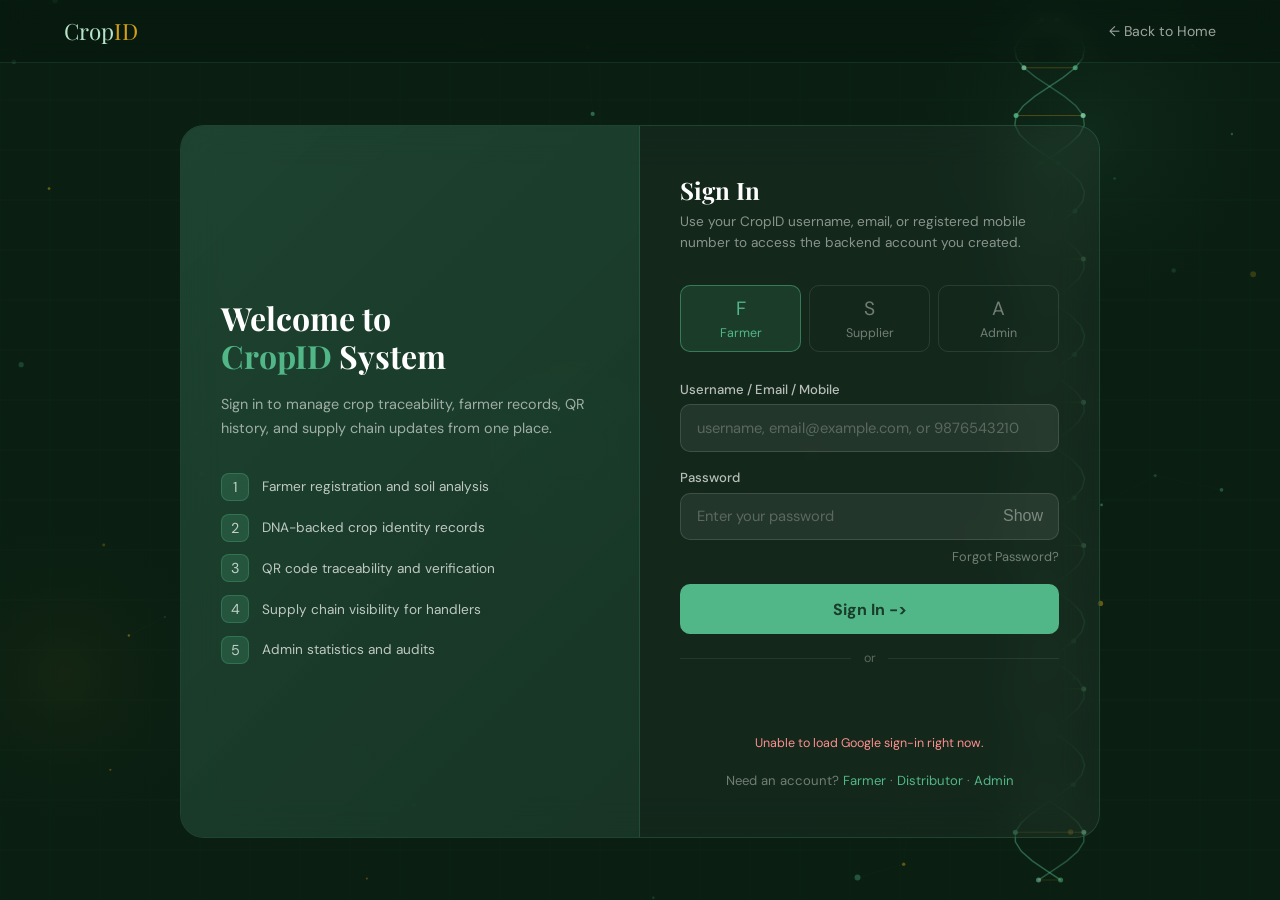
<file: Agrotrace-DNA-main/login.html>
<!DOCTYPE html>
<html lang="en">
<head>
  <meta charset="UTF-8"/>
  <meta name="viewport" content="width=device-width, initial-scale=1.0"/>
  <title>Login - CropID</title>
  <link href="https://fonts.googleapis.com/css2?family=Playfair+Display:wght@700;900&family=DM+Sans:wght@300;400;500&display=swap" rel="stylesheet"/>
  <link rel="stylesheet" href="background.css"/>
  <style>
    *, *::before, *::after { margin: 0; padding: 0; box-sizing: border-box; }
    :root {
      --green-deep: #1a3c2a;
      --green-mid: #2d6a4f;
      --green-bright: #52b788;
      --green-light: #b7e4c7;
      --gold: #d4a017;
      --red: #e74c3c;
    }
    body {
      font-family: 'DM Sans', sans-serif;
      background: #0a1f12;
      min-height: 100vh;
      display: flex;
      flex-direction: column;
    }
    nav {
      padding: 1rem 5%;
      display: flex;
      justify-content: space-between;
      align-items: center;
      background: rgba(0, 0, 0, 0.15);
      backdrop-filter: blur(12px);
      border-bottom: 1px solid rgba(82, 183, 136, 0.15);
      position: relative;
      z-index: 10;
    }
    .logo {
      font-family: 'Playfair Display', serif;
      font-size: 1.4rem;
      color: var(--green-light);
      text-decoration: none;
    }
    .logo span { color: var(--gold); }
    .nav-back {
      color: rgba(255, 255, 255, 0.6);
      text-decoration: none;
      font-size: 0.88rem;
    }
    .nav-back:hover { color: var(--green-bright); }
    .login-wrapper {
      flex: 1;
      display: flex;
      align-items: center;
      justify-content: center;
      padding: 2rem 5%;
      position: relative;
      z-index: 1;
    }
    .login-container {
      display: grid;
      grid-template-columns: 1fr 1fr;
      max-width: 920px;
      width: 100%;
      background: rgba(255, 255, 255, 0.04);
      border: 1px solid rgba(82, 183, 136, 0.2);
      border-radius: 24px;
      overflow: hidden;
      backdrop-filter: blur(20px);
    }
    .login-left {
      background: linear-gradient(135deg, rgba(45, 106, 79, 0.42), rgba(26, 60, 42, 0.65));
      padding: 3rem 2.5rem;
      display: flex;
      flex-direction: column;
      justify-content: center;
      border-right: 1px solid rgba(82, 183, 136, 0.15);
    }
    .login-left h2 {
      font-family: 'Playfair Display', serif;
      font-size: 2rem;
      color: #fff;
      line-height: 1.2;
      margin-bottom: 1rem;
    }
    .login-left h2 em {
      color: var(--green-bright);
      font-style: normal;
    }
    .login-left p {
      color: rgba(255, 255, 255, 0.58);
      font-size: 0.9rem;
      line-height: 1.7;
      margin-bottom: 2rem;
    }
    .feature-list {
      display: flex;
      flex-direction: column;
      gap: 0.8rem;
    }
    .feature-item {
      display: flex;
      align-items: center;
      gap: 0.8rem;
      color: rgba(255, 255, 255, 0.72);
      font-size: 0.85rem;
    }
    .feature-dot {
      width: 28px;
      height: 28px;
      border-radius: 8px;
      background: rgba(82, 183, 136, 0.2);
      border: 1px solid rgba(82, 183, 136, 0.3);
      display: flex;
      align-items: center;
      justify-content: center;
      font-size: 0.9rem;
      flex-shrink: 0;
    }
    .login-right { padding: 3rem 2.5rem; }
    .login-right h3 {
      font-family: 'Playfair Display', serif;
      font-size: 1.5rem;
      color: #fff;
      margin-bottom: 0.4rem;
    }
    .login-right p {
      color: rgba(255, 255, 255, 0.5);
      font-size: 0.85rem;
      margin-bottom: 2rem;
      line-height: 1.5;
    }
    .role-tabs {
      display: grid;
      grid-template-columns: repeat(3, 1fr);
      gap: 0.5rem;
      margin-bottom: 1.8rem;
    }
    .role-tab {
      padding: 0.6rem 0.4rem;
      border-radius: 10px;
      border: 1.5px solid rgba(255, 255, 255, 0.1);
      background: transparent;
      color: rgba(255, 255, 255, 0.4);
      font-family: 'DM Sans', sans-serif;
      font-size: 0.78rem;
      cursor: pointer;
      transition: all 0.2s;
      text-align: center;
    }
    .role-tab .tab-icon {
      font-size: 1.2rem;
      display: block;
      margin-bottom: 0.3rem;
    }
    .role-tab.active {
      background: rgba(82, 183, 136, 0.15);
      border-color: rgba(82, 183, 136, 0.5);
      color: var(--green-bright);
    }
    .form-group { margin-bottom: 1.1rem; }
    .form-group label {
      display: block;
      font-size: 0.82rem;
      font-weight: 500;
      color: rgba(255, 255, 255, 0.7);
      margin-bottom: 0.4rem;
    }
    .form-group input {
      width: 100%;
      padding: 0.8rem 1rem;
      background: rgba(255, 255, 255, 0.07);
      border: 1.5px solid rgba(255, 255, 255, 0.12);
      border-radius: 10px;
      color: #fff;
      font-family: 'DM Sans', sans-serif;
      font-size: 0.92rem;
      transition: all 0.2s;
    }
    .form-group input:focus {
      outline: none;
      border-color: var(--green-bright);
      background: rgba(255, 255, 255, 0.1);
    }
    .form-group input::placeholder { color: rgba(255, 255, 255, 0.25); }
    .form-group input.error { border-color: var(--red); }
    .input-wrapper { position: relative; }
    .toggle-password {
      position: absolute;
      right: 1rem;
      top: 50%;
      transform: translateY(-50%);
      background: none;
      border: none;
      color: rgba(255, 255, 255, 0.4);
      cursor: pointer;
      font-size: 1rem;
      padding: 0;
    }
    .toggle-password:hover { color: var(--green-bright); }
    .error-msg {
      color: var(--red);
      font-size: 0.75rem;
      margin-top: 0.3rem;
      display: none;
    }
    .error-msg.show { display: block; }
    .forgot-link {
      display: block;
      text-align: right;
      color: rgba(255, 255, 255, 0.4);
      font-size: 0.8rem;
      text-decoration: none;
      margin-top: -0.6rem;
      margin-bottom: 1.2rem;
    }
    .forgot-link:hover { color: var(--green-bright); }
    .btn-login {
      width: 100%;
      padding: 0.9rem;
      background: var(--green-bright);
      color: var(--green-deep);
      border: none;
      border-radius: 10px;
      font-family: 'DM Sans', sans-serif;
      font-size: 1rem;
      font-weight: 700;
      cursor: pointer;
      transition: all 0.2s;
      margin-bottom: 1rem;
    }
    .btn-login:hover {
      transform: translateY(-2px);
      box-shadow: 0 8px 24px rgba(82, 183, 136, 0.35);
    }
    .btn-login:disabled {
      background: #444;
      color: #888;
      cursor: not-allowed;
      transform: none;
      box-shadow: none;
    }
    .divider {
      display: flex;
      align-items: center;
      gap: 0.8rem;
      margin-bottom: 1rem;
    }
    .divider::before, .divider::after {
      content: '';
      flex: 1;
      height: 1px;
      background: rgba(255, 255, 255, 0.08);
    }
    .divider span {
      color: rgba(255, 255, 255, 0.3);
      font-size: 0.78rem;
    }
    .google-auth-wrap {
      display: grid;
      gap: 0.7rem;
      margin-bottom: 0.25rem;
    }
    .google-button-host {
      min-height: 42px;
      display: flex;
      align-items: center;
      justify-content: center;
      border-radius: 10px;
      overflow: hidden;
    }
    .google-status {
      font-size: 0.78rem;
      color: rgba(255, 255, 255, 0.45);
      text-align: center;
      min-height: 1.1rem;
    }
    .google-status.error { color: #ff8f8f; }
    .signup-link {
      text-align: center;
      margin-top: 1.2rem;
      font-size: 0.82rem;
      color: rgba(255, 255, 255, 0.4);
    }
    .signup-link a {
      color: var(--green-bright);
      text-decoration: none;
    }
    .signup-link a:hover { text-decoration: underline; }
    .alert {
      padding: 0.8rem 1rem;
      border-radius: 8px;
      font-size: 0.82rem;
      margin-bottom: 1rem;
      display: none;
      align-items: center;
      gap: 0.5rem;
      position: absolute;
      top: 1rem;
      left: 50%;
      transform: translateX(-50%);
      z-index: 100;
      box-shadow: 0 4px 12px rgba(0,0,0,0.2);
    }
    .alert.show { display: flex; }
    .alert.success {
      background: rgba(82, 183, 136, 0.15);
      border: 1px solid rgba(82, 183, 136, 0.3);
      color: var(--green-bright);
    }
    .alert.error {
      background: rgba(231, 76, 60, 0.12);
      border: 1px solid rgba(231, 76, 60, 0.3);
      color: #ff6b6b;
    }
    .spinner {
      width: 18px;
      height: 18px;
      border-radius: 50%;
      border: 2px solid rgba(26, 60, 42, 0.3);
      border-top-color: var(--green-deep);
      animation: spin 0.7s linear infinite;
      display: none;
    }
    .btn-login.loading .spinner { display: inline-block; }
    .btn-login.loading .btn-text { display: none; }
    @keyframes spin { to { transform: rotate(360deg); } }
    @media (max-width: 768px) {
      .login-container { grid-template-columns: 1fr; }
      .login-left { display: none; }
      .login-right { padding: 2rem 1.5rem; }
      .login-wrapper {
        padding: 1.5rem 4%;
        align-items: flex-start;
        padding-top: 2rem;
      }
    }
    @media (max-width: 480px) {
      .role-tabs { grid-template-columns: repeat(3, 1fr); }
      .role-tab {
        font-size: 0.72rem;
        padding: 0.5rem 0.3rem;
      }
    }
  </style>
</head>
<body>

<nav>
  <a href="index.html" class="logo">Crop<span>ID</span></a>
  <a href="index.html" class="nav-back">&larr; Back to Home</a>
</nav>

<div class="login-wrapper">
  <div class="alert" id="alertBox">
    <span id="alertIcon">OK</span>
    <span id="alertMsg">Login successful.</span>
  </div>
  <div class="login-container">
    <div class="login-left">
      <h2>Welcome to<br/><em>CropID</em> System</h2>
      <p>Sign in to manage crop traceability, farmer records, QR history, and supply chain updates from one place.</p>
      <div class="feature-list">
        <div class="feature-item"><div class="feature-dot">1</div>Farmer registration and soil analysis</div>
        <div class="feature-item"><div class="feature-dot">2</div>DNA-backed crop identity records</div>
        <div class="feature-item"><div class="feature-dot">3</div>QR code traceability and verification</div>
        <div class="feature-item"><div class="feature-dot">4</div>Supply chain visibility for handlers</div>
        <div class="feature-item"><div class="feature-dot">5</div>Admin statistics and audits</div>
      </div>
    </div>

    <div class="login-right" id="loginView">
      <h3>Sign In</h3>
      <p>Use your CropID username, email, or registered mobile number to access the backend account you created.</p>

      <div class="role-tabs">
        <button class="role-tab active" type="button" onclick="setRole('farmer')" id="tab-farmer">
          <span class="tab-icon">F</span>Farmer
        </button>
        <button class="role-tab" type="button" onclick="setRole('supplier')" id="tab-supplier">
          <span class="tab-icon">S</span>Supplier
        </button>
        <button class="role-tab" type="button" onclick="setRole('admin')" id="tab-admin">
          <span class="tab-icon">A</span>Admin
        </button>
      </div>

      <div class="form-group">
        <label id="emailLabel">Username / Email / Mobile</label>
        <input type="text" id="emailInput" placeholder="username, email@example.com, or 9876543210"/>
        <span class="error-msg" id="emailErr">Enter your username, email, or 10-digit mobile number</span>
      </div>

      <div class="form-group">
        <label>Password</label>
        <div class="input-wrapper">
          <input type="password" id="passwordInput" placeholder="Enter your password"/>
          <button class="toggle-password" type="button" onclick="togglePassword()" id="toggleBtn">Show</button>
        </div>
        <span class="error-msg" id="passErr">Password must be at least 8 characters</span>
      </div>

      <a href="#" class="forgot-link" onclick="toggleForgotPassword()">Forgot Password?</a>

      <button class="btn-login" type="button" id="loginBtn" onclick="handleLogin()">
        <span class="btn-text">Sign In -&gt;</span>
        <div class="spinner"></div>
      </button>

      <div class="divider"><span>or</span></div>

      <div class="google-auth-wrap">
        <div class="google-button-host" id="googleButtonHost"></div>
        <div class="google-status" id="googleStatus">Loading Google sign-in...</div>
      </div>

      <div class="signup-link">
        Need an account?
        <a href="farmer-registration.html">Farmer</a> ·
        <a href="distributor-registration.html">Distributor</a> ·
        <a href="admin-registration.html">Admin</a>
      </div>
    </div>
    
    <div class="login-right" id="forgotPasswordView" style="display: none;">
      <h3>Reset Password</h3>
      <p>Enter your email to receive a 6-digit OTP for password reset.</p>
      
      <div id="step1">
        <div class="form-group">
          <label>Email Address</label>
          <input type="email" id="resetEmailInput" placeholder="email@example.com"/>
        </div>
        <button class="btn-login" type="button" id="sendOtpBtn" onclick="handleSendOtp()">
          <span class="btn-text">Send OTP</span>
          <div class="spinner"></div>
        </button>
      </div>

      <div id="step2" style="display: none;">
        <div class="form-group">
          <label>6-Digit OTP</label>
          <input type="text" id="otpInput" placeholder="123456" maxlength="6"/>
        </div>
        <div class="form-group">
          <label>New Password</label>
          <input type="password" id="newPasswordInput" placeholder="At least 8 characters"/>
        </div>
        <button class="btn-login" type="button" id="verifyOtpBtn" onclick="handleVerifyOtp()">
          <span class="btn-text">Reset Password</span>
          <div class="spinner"></div>
        </button>
      </div>

      <div class="signup-link">
        <a href="#" onclick="toggleForgotPassword()">&larr; Back to Login</a>
      </div>
    </div>
  </div>
</div>

<script src="api-client.js"></script>
<script src="background.js"></script>
<script src="https://accounts.google.com/gsi/client" async defer></script>
<script>
  let currentRole = 'farmer';

  function setRole(role) {
    currentRole = role;
    document.querySelectorAll('.role-tab').forEach(tab => tab.classList.remove('active'));
    document.getElementById(`tab-${role}`).classList.add('active');

    const labels = {
      farmer: 'Username / Email / Mobile',
      supplier: 'Username / Email / Mobile',
      admin: 'Admin Username / Email'
    };

    const placeholders = {
      farmer: 'username, email@example.com, or 9876543210',
      supplier: 'username, email@example.com, or 9876543210',
      admin: 'admin username or admin@example.com'
    };

    document.getElementById('emailLabel').textContent = labels[role];
    document.getElementById('emailInput').placeholder = placeholders[role];
  }

  function togglePassword() {
    const input = document.getElementById('passwordInput');
    const button = document.getElementById('toggleBtn');

    if (input.type === 'password') {
      input.type = 'text';
      button.textContent = 'Hide';
    } else {
      input.type = 'password';
      button.textContent = 'Show';
    }
  }

  function showAlert(type, message) {
    const box = document.getElementById('alertBox');
    const icon = document.getElementById('alertIcon');
    const text = document.getElementById('alertMsg');

    box.className = `alert show ${type}`;
    icon.textContent = type === 'success' ? 'OK' : 'ERR';
    text.textContent = message;

    setTimeout(() => box.classList.remove('show'), 4000);
  }

  function setLoading(isLoading) {
    const button = document.getElementById('loginBtn');
    button.classList.toggle('loading', isLoading);
    button.disabled = isLoading;
  }

  function validate() {
    let valid = true;
    const identifier = document.getElementById('emailInput').value.trim();
    const password = document.getElementById('passwordInput').value;

    const identifierInput = document.getElementById('emailInput');
    const identifierError = document.getElementById('emailErr');
    const passwordInput = document.getElementById('passwordInput');
    const passwordError = document.getElementById('passErr');

    if (identifier.length < 3) {
      identifierInput.classList.add('error');
      identifierError.classList.add('show');
      valid = false;
    } else {
      identifierInput.classList.remove('error');
      identifierError.classList.remove('show');
    }

    if (password.length < 8) {
      passwordInput.classList.add('error');
      passwordError.classList.add('show');
      valid = false;
    } else {
      passwordInput.classList.remove('error');
      passwordError.classList.remove('show');
    }

    return valid;
  }

  async function handleLogin() {
    if (!validate()) {
      return;
    }

    const identifier = document.getElementById('emailInput').value.trim();
    const password = document.getElementById('passwordInput').value;

    setLoading(true);

    try {
      // Use the CropIdApi.login() function which includes auto-redirect
      const data = await CropIdApi.login(identifier, password);
      showAlert('success', `Signed in as ${data.user.full_name || data.user.username}. Redirecting...`);
      // The redirect happens automatically in CropIdApi.login()
    } catch (error) {
      showAlert('error', error.data?.message || 'Unable to sign in. Please check your credentials.');
      setLoading(false);
    }
  }

  function toggleForgotPassword() {
    const loginView = document.getElementById('loginView');
    const forgotView = document.getElementById('forgotPasswordView');
    
    if (loginView.style.display === 'none') {
      loginView.style.display = 'block';
      forgotView.style.display = 'none';
    } else {
      loginView.style.display = 'none';
      forgotView.style.display = 'block';
      document.getElementById('step1').style.display = 'block';
      document.getElementById('step2').style.display = 'none';
    }
  }

  async function handleSendOtp() {
    const email = document.getElementById('resetEmailInput').value.trim();
    if (!email) return showAlert('error', 'Please enter your email.');
    
    const btn = document.getElementById('sendOtpBtn');
    btn.classList.add('loading');
    btn.disabled = true;
    
    try {
      await CropIdApi.forgotPassword(email);
      showAlert('success', 'OTP sent successfully to your email.');
      document.getElementById('step1').style.display = 'none';
      document.getElementById('step2').style.display = 'block';
    } catch (error) {
      showAlert('error', error.data?.message || 'Failed to send OTP.');
    } finally {
      btn.classList.remove('loading');
      btn.disabled = false;
    }
  }

  async function handleVerifyOtp() {
    const email = document.getElementById('resetEmailInput').value.trim();
    const otp = document.getElementById('otpInput').value.trim();
    const newPassword = document.getElementById('newPasswordInput').value;
    
    if (otp.length !== 6) return showAlert('error', 'OTP must be 6 digits.');
    if (newPassword.length < 8) return showAlert('error', 'Password must be at least 8 characters.');
    
    const btn = document.getElementById('verifyOtpBtn');
    btn.classList.add('loading');
    btn.disabled = true;
    
    try {
      await CropIdApi.verifyOTP(email, otp, newPassword);
      showAlert('success', 'Password reset successful! You can now login.');
      document.getElementById('emailInput').value = email;
      toggleForgotPassword();
    } catch (error) {
      showAlert('error', error.data?.message || 'Invalid OTP or expired.');
    } finally {
      btn.classList.remove('loading');
      btn.disabled = false;
    }
  }

  function getPostLoginRedirect(role, fallbackRole) {
    const params = new URLSearchParams(window.location.search);
    const redirect = params.get('redirect');
    const cropId = params.get('cropId');

    if (redirect === 'supply-chain') {
      return cropId
        ? `supply-chain.html?cropId=${encodeURIComponent(cropId)}`
        : 'supply-chain.html';
    }

    return CropIdApi.getRoleRedirect(role, fallbackRole);
  }

  function prefillLoginDetails() {
    const params = new URLSearchParams(window.location.search);
    const identifier = params.get('username') || params.get('identifier');

    if (identifier) {
      document.getElementById('emailInput').value = identifier;
    }

    if (params.get('registered') === '1') {
      showAlert('success', 'Account created successfully. Sign in to continue.');
    }
  }

  function setGoogleStatus(message, isError = false) {
    const status = document.getElementById('googleStatus');
    status.textContent = message || '';
    status.classList.toggle('error', Boolean(isError));
  }

  async function handleGoogleCredentialResponse(response) {
    if (!response?.credential) {
      showAlert('error', 'Google sign-in did not return a valid credential.');
      return;
    }

    try {
      setLoading(true);
      await CropIdApi.googleLogin(response.credential, currentRole);
      showAlert('success', 'Google sign in successful. Redirecting...');
    } catch (error) {
      showAlert('error', error.data?.message || 'Google sign in failed.');
      setLoading(false);
    }
  }

  function renderGoogleButton(clientId) {
    const host = document.getElementById('googleButtonHost');
    host.innerHTML = '';

    google.accounts.id.initialize({
      client_id: clientId,
      callback: handleGoogleCredentialResponse,
      auto_select: false,
      cancel_on_tap_outside: true
    });

    google.accounts.id.renderButton(host, {
      type: 'standard',
      theme: 'outline',
      size: 'large',
      text: 'continue_with',
      shape: 'rectangular',
      logo_alignment: 'left',
      width: Math.min(host.offsetWidth || 360, 360)
    });

    setGoogleStatus('Use the Google button above to continue instantly.');
  }

  async function initGoogleSignIn() {
    try {
      const config = await CropIdApi.getGoogleConfig();
      if (!config.enabled || !config.client_id) {
        setGoogleStatus('Google sign-in is disabled until a Google client ID is configured on the server.', true);
        return;
      }

      let attempts = 0;
      const waitForGoogle = () => {
        if (window.google?.accounts?.id) {
          renderGoogleButton(config.client_id);
          return;
        }

        attempts += 1;
        if (attempts > 40) {
          setGoogleStatus('Google sign-in script could not be loaded. Refresh and try again.', true);
          return;
        }

        window.setTimeout(waitForGoogle, 150);
      };

      waitForGoogle();
    } catch (error) {
      setGoogleStatus(error.data?.message || 'Unable to load Google sign-in right now.', true);
    }
  }

  document.addEventListener('keydown', event => {
    if (event.key === 'Enter') {
      handleLogin();
    }
  });

  window.addEventListener('DOMContentLoaded', () => {
    prefillLoginDetails();
    initGoogleSignIn();
  });
</script>
</body>
</html>
</file>
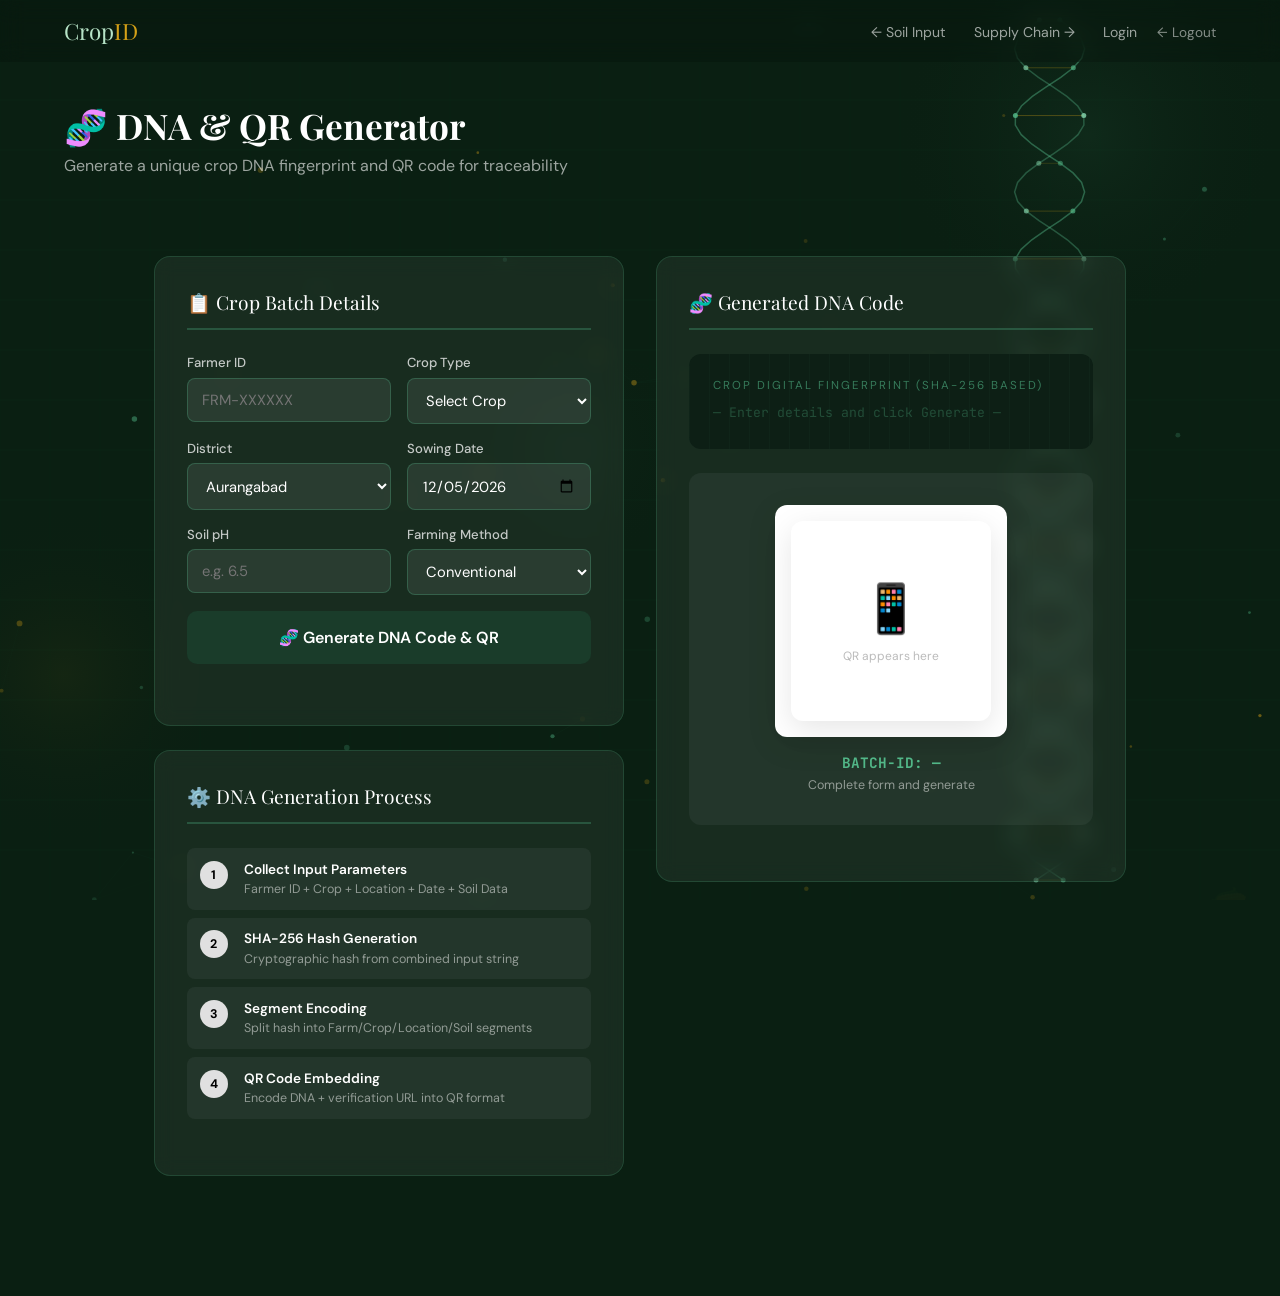
<file: Agrotrace-DNA-main/QR-Generator.html>
<!DOCTYPE html>
<html lang="en">
<head>
  <meta charset="UTF-8"/>
  <meta name="viewport" content="width=device-width, initial-scale=1.0"/>
  <title>QR & DNA Generator — CropID</title>
  <link href="https://fonts.googleapis.com/css2?family=Playfair+Display:wght@700;900&family=DM+Sans:wght@300;400;500&family=JetBrains+Mono:wght@400;700&display=swap" rel="stylesheet"/>
  <script src="qrcode.min.js"></script>
  <script src="sha256.min.js"></script>
  <style>
    *, *::before, *::after { margin: 0; padding: 0; box-sizing: border-box; }
    :root {
      --green-deep: #1a3c2a; --green-mid: #2d6a4f; --green-bright: #52b788;
      --green-light: #b7e4c7; --gold: #d4a017; --cream: #f5f0e8; --white: #fff;
    }
    body { font-family: 'DM Sans', sans-serif; background: var(--cream); min-height: 100vh; }

    nav { background: var(--green-deep); padding: 1rem 5%; display: flex; justify-content: space-between; align-items: center; }
    .logo { font-family: 'Playfair Display', serif; font-size: 1.4rem; color: var(--green-light); text-decoration: none; }
    .logo span { color: var(--gold); }
    .nav-links a { color: rgba(255,255,255,0.6); text-decoration: none; font-size: 0.88rem; margin-left: 1.5rem; }
    .nav-links a:hover { color: var(--green-bright); }

    .page-hero { background: var(--green-deep); padding: 2.5rem 5% 3rem; }
    .page-hero h1 { font-family: 'Playfair Display', serif; font-size: 2.2rem; color: white; }
    .page-hero p { color: rgba(255,255,255,0.6); margin-top: 0.4rem; }

    .main { max-width: 1100px; margin: 2rem auto; padding: 0 5% 4rem; display: grid; grid-template-columns: 1fr 1fr; gap: 2rem; }

    .card { background: white; border-radius: 16px; padding: 2rem; border: 1px solid #e8e8e8; margin-bottom: 1.5rem; }
    .card-title { font-family: 'Playfair Display', serif; font-size: 1.2rem; color: var(--green-deep); margin-bottom: 1.5rem; padding-bottom: 0.8rem; border-bottom: 2px solid var(--green-light); display: flex; align-items: center; gap: 0.5rem; }

    .form-row { display: grid; grid-template-columns: 1fr 1fr; gap: 1rem; margin-bottom: 1rem; }
    .form-group { display: flex; flex-direction: column; gap: 0.4rem; }
    label { font-size: 0.82rem; font-weight: 500; color: #555; }
    input, select { padding: 0.7rem 0.9rem; border: 1.5px solid #e0e0e0; border-radius: 8px; font-family: 'DM Sans', sans-serif; font-size: 0.92rem; transition: all 0.2s; background: #fafafa; }
    input:focus, select:focus { outline: none; border-color: var(--green-bright); box-shadow: 0 0 0 3px rgba(82,183,136,0.15); background: white; }

    .dna-box { background: #0d1f15; border-radius: 12px; padding: 1.5rem; margin-bottom: 1.5rem; position: relative; overflow: hidden; }
    .dna-box::before { content: ''; position: absolute; top: 0; left: 0; right: 0; bottom: 0; background: repeating-linear-gradient(90deg, rgba(82,183,136,0.03) 0px, rgba(82,183,136,0.03) 1px, transparent 1px, transparent 20px); }
    .dna-label { font-size: 0.72rem; color: rgba(82,183,136,0.6); text-transform: uppercase; letter-spacing: 2px; margin-bottom: 0.5rem; }
    .dna-code { font-family: 'JetBrains Mono', monospace; font-size: 0.82rem; color: var(--green-bright); word-break: break-all; line-height: 1.8; position: relative; }
    .dna-segment { display: inline-block; margin-right: 4px; }
    .dna-segment:nth-child(4n) { color: var(--gold); }
    .dna-segment:nth-child(7n) { color: #74c69d; }

    .dna-parts { display: grid; grid-template-columns: 1fr 1fr; gap: 0.8rem; margin-top: 1rem; }
    .dna-part { background: rgba(82,183,136,0.08); border: 1px solid rgba(82,183,136,0.2); border-radius: 8px; padding: 0.8rem; }
    .dna-part-label { font-size: 0.7rem; color: rgba(82,183,136,0.7); text-transform: uppercase; letter-spacing: 1px; margin-bottom: 0.3rem; }
    .dna-part-value { font-family: 'JetBrains Mono', monospace; font-size: 0.82rem; color: white; }

    .qr-output-area { display: flex; flex-direction: column; align-items: center; padding: 2rem; background: #f5f5f5; border-radius: 12px; margin-bottom: 1.5rem; }
    #qrcode { background: white; padding: 16px; border-radius: 12px; box-shadow: 0 8px 30px rgba(0,0,0,0.1); }
    .qr-placeholder { width: 200px; height: 200px; background: white; border-radius: 12px; display: flex; flex-direction: column; align-items: center; justify-content: center; color: #ccc; font-size: 3rem; box-shadow: 0 8px 30px rgba(0,0,0,0.1); }
    .qr-placeholder p { font-size: 0.75rem; color: #bbb; margin-top: 0.5rem; }

    .qr-meta { margin-top: 1rem; text-align: center; }
    .qr-meta .batch-id { font-family: 'JetBrains Mono', monospace; font-size: 0.9rem; color: var(--green-mid); font-weight: 700; }
    .qr-meta p { font-size: 0.78rem; color: #888; margin-top: 0.3rem; }

    .algo-steps { margin-bottom: 1.5rem; }
    .algo-step { display: flex; gap: 1rem; align-items: flex-start; padding: 0.8rem; border-radius: 8px; margin-bottom: 0.5rem; background: #f9f9f9; transition: background 0.3s; }
    .algo-step.active { background: rgba(82,183,136,0.1); }
    .algo-step.done { background: rgba(82,183,136,0.05); }
    .step-num-small { min-width: 28px; height: 28px; border-radius: 50%; background: #e0e0e0; display: flex; align-items: center; justify-content: center; font-size: 0.78rem; font-weight: 700; transition: all 0.3s; }
    .algo-step.active .step-num-small { background: var(--green-bright); color: var(--green-deep); }
    .algo-step.done .step-num-small { background: var(--green-mid); color: white; }
    .algo-step-info h4 { font-size: 0.85rem; font-weight: 600; color: #333; }
    .algo-step-info p { font-size: 0.78rem; color: #888; margin-top: 0.2rem; }

    .btn-generate { width: 100%; background: var(--green-deep); color: white; border: none; padding: 1rem; border-radius: 10px; font-family: 'DM Sans', sans-serif; font-size: 1rem; font-weight: 600; cursor: pointer; transition: all 0.3s; }
    .btn-generate:hover { background: var(--green-mid); transform: translateY(-2px); }

    .action-btns { display: grid; grid-template-columns: 1fr 1fr; gap: 0.8rem; margin-top: 1rem; }
    .btn-action { padding: 0.75rem; border-radius: 8px; border: 1.5px solid; font-family: 'DM Sans', sans-serif; font-size: 0.88rem; font-weight: 500; cursor: pointer; transition: all 0.2s; text-align: center; text-decoration: none; display: flex; align-items: center; justify-content: center; gap: 0.4rem; }
    .btn-download { background: var(--green-bright); color: var(--green-deep); border-color: var(--green-bright); }
    .btn-print { background: white; color: var(--green-mid); border-color: var(--green-mid); }
    .btn-download:hover, .btn-print:hover { transform: translateY(-1px); }

    .status-msg { margin-top: 0.8rem; text-align: center; font-size: 0.82rem; color: var(--green-bright); font-weight: 500; min-height: 1.2em; }

    @media (max-width: 768px) { .main { grid-template-columns: 1fr; } .form-row { grid-template-columns: 1fr; } .dna-parts { grid-template-columns: 1fr; } }

    /* Background Overrides */
body { background: #0a1f12 !important; }
nav { background: rgba(0,0,0,0.15) !important; backdrop-filter: blur(12px) !important; }
.page-hero { background: transparent !important; }
.card {
  background: rgba(255,255,255,0.06) !important;
  border: 1px solid rgba(82,183,136,0.2) !important;
  backdrop-filter: blur(10px) !important;
}
.card-title { color: #ffffff !important; border-color: rgba(82,183,136,0.3) !important; }
label { color: rgba(255,255,255,0.75) !important; }
input, select {
  background: rgba(255,255,255,0.08) !important;
  border-color: rgba(82,183,136,0.3) !important;
  color: #ffffff !important;
}
input:focus, select:focus {
  background: rgba(255,255,255,0.12) !important;
  border-color: #52b788 !important;
}
.algo-step { background: rgba(255,255,255,0.05) !important; }
.algo-step h4 { color: #ffffff !important; }
.algo-step p { color: rgba(255,255,255,0.5) !important; }
.qr-output-area { background: rgba(255,255,255,0.05) !important; border-radius: 12px !important; }
.batch-id { color: #52b788 !important; }
#cropMetaDisplay { color: rgba(255,255,255,0.5) !important; }  


/* ========= RESPONSIVE ========= */
@media (max-width: 1024px) {
  .main { grid-template-columns: 1fr; }
}

@media (max-width: 768px) {
  nav { padding: 1rem 4%; }
  .page-hero { padding: 2rem 4% 2.5rem; }
  .page-hero h1 { font-size: 1.8rem; }
  .main { padding: 0 4% 3rem; margin: 1rem auto; }
  .form-row { grid-template-columns: 1fr; }
  .card { padding: 1.2rem; }
  .card-title { font-size: 1rem; }
  .dna-parts { grid-template-columns: 1fr; }
  .action-btns { grid-template-columns: 1fr; }
  .qr-output-area { padding: 1.2rem; }
  #qrcode canvas, #qrcode img { width: 160px !important; height: 160px !important; }
}

@media (max-width: 480px) {
  .page-hero h1 { font-size: 1.4rem; }
  .dna-code { font-size: 0.7rem; }
}
  </style>

  <link rel="stylesheet" href="background.css"/>
</head>
<body>

<nav>
  <a href="index.html" class="logo">Crop<span>ID</span></a>
  <div class="nav-links">
    <a href="crop-soil-input.html">← Soil Input</a>
    <a href="supply-chain.html">Supply Chain →</a>
    <a href="login.html">Login</a>
    <a href="#" onclick="handleLogout()" style="color:rgba(255,255,255,0.5);text-decoration:none;font-size:0.85rem;margin-left:1rem">← Logout</a>
  </div>
</nav>

<div class="page-hero">
  <h1>🧬 DNA & QR Generator</h1>
  <p>Generate a unique crop DNA fingerprint and QR code for traceability</p>
</div>

<div class="main">
  <div>
    <div class="card">
      <div class="card-title">📋 Crop Batch Details</div>
      <div class="form-row">
        <div class="form-group"><label>Farmer ID</label><input type="text" id="g-farmerId" placeholder="FRM-XXXXXX"/></div>
        <div class="form-group">
          <label>Crop Type</label>
          <select id="g-crop">
            <option value="">Select Crop</option>
            <option>Wheat</option><option>Rice</option><option>Cotton</option>
            <option>Soybean</option><option>Sugarcane</option><option>Turmeric</option>
            <option>Onion</option><option>Jowar</option><option>Maize</option>
          </select>
        </div>
        <div class="form-group">
          <label>District</label>
          <select id="g-district">
            <option>Aurangabad</option><option>Pune</option><option>Nashik</option>
            <option>Ahmednagar</option><option>Latur</option><option>Nagpur</option>
          </select>
        </div>
        <div class="form-group"><label>Sowing Date</label><input type="date" id="g-sowingDate"/></div>
        <div class="form-group"><label>Soil pH</label><input type="number" id="g-ph" placeholder="e.g. 6.5" min="4" max="9" step="0.1"/></div>
        <div class="form-group">
          <label>Farming Method</label>
          <select id="g-method">
            <option>Conventional</option><option>Organic</option><option>Natural Farming</option>
          </select>
        </div>
      </div>
      <button class="btn-generate" onclick="generateDNA()">🧬 Generate DNA Code & QR</button>
      <div class="status-msg" id="statusMsg"></div>
    </div>

    <div class="card">
      <div class="card-title">⚙️ DNA Generation Process</div>
      <div class="algo-steps">
        <div class="algo-step" id="step-collect"><div class="step-num-small">1</div><div class="algo-step-info"><h4>Collect Input Parameters</h4><p>Farmer ID + Crop + Location + Date + Soil Data</p></div></div>
        <div class="algo-step" id="step-hash"><div class="step-num-small">2</div><div class="algo-step-info"><h4>SHA-256 Hash Generation</h4><p>Cryptographic hash from combined input string</p></div></div>
        <div class="algo-step" id="step-segment"><div class="step-num-small">3</div><div class="algo-step-info"><h4>Segment Encoding</h4><p>Split hash into Farm/Crop/Location/Soil segments</p></div></div>
        <div class="algo-step" id="step-qr"><div class="step-num-small">4</div><div class="algo-step-info"><h4>QR Code Embedding</h4><p>Encode DNA + verification URL into QR format</p></div></div>
      </div>
    </div>
  </div>

  <div>
    <div class="card">
      <div class="card-title">🧬 Generated DNA Code</div>
      <div class="dna-box" id="dnaBox">
        <div class="dna-label">Crop Digital Fingerprint (SHA-256 Based)</div>
        <div class="dna-code" id="dnaDisplay"><span style="color:rgba(82,183,136,0.3)">— Enter details and click Generate —</span></div>
        <div class="dna-parts" id="dnaParts" style="display:none">
          <div class="dna-part"><div class="dna-part-label">Farmer Segment</div><div class="dna-part-value" id="seg-farmer">—</div></div>
          <div class="dna-part"><div class="dna-part-label">Crop Segment</div><div class="dna-part-value" id="seg-crop">—</div></div>
          <div class="dna-part"><div class="dna-part-label">Location Segment</div><div class="dna-part-value" id="seg-location">—</div></div>
          <div class="dna-part"><div class="dna-part-label">Soil Segment</div><div class="dna-part-value" id="seg-soil">—</div></div>
        </div>
      </div>

      <div class="qr-output-area">
        <div id="qrcode"><div class="qr-placeholder"><div>📱</div><p>QR appears here</p></div></div>
        <div class="qr-meta">
          <div class="batch-id" id="batchIdDisplay">BATCH-ID: —</div>
          <p id="cropMetaDisplay">Complete form and generate</p>
        </div>
      </div>

      <div class="action-btns" id="actionBtns" style="display:none">
        <button class="btn-action btn-download" onclick="downloadQR()">⬇️ Download QR</button>
        <button class="btn-action btn-print" onclick="window.print()">🖨️ Print Label</button>
        <a href="supply-chain.html" class="btn-action btn-print" id="supplyChainLink" style="border-color:var(--green-bright);color:var(--green-mid)">🚚 Supply Chain</a>
        <a href="consumer-verification.html" class="btn-action btn-print" id="verifyLink">✅ Preview Verify</a>
      </div>
    </div>
  </div>
</div>

<script src="api-client.js"></script>
<script src="background.js"></script>
<script>
  let generatedCropId = null;

  window.addEventListener('DOMContentLoaded', () => {
    // Pre-fill from latest crop saved in localStorage
    const latestCrop = getLatestCrop();
    if (latestCrop) {
      document.getElementById('g-crop').value = latestCrop.crop_type || '';
      if (latestCrop.planting_date) {
        document.getElementById('g-sowingDate').value = latestCrop.planting_date.slice(0, 10);
      }
      generatedCropId = latestCrop.crop_id_code;
    }

    // Pre-fill farmer ID from stored user session
    const user = CropIdApi.getStoredUser();
    if (user) {
      const reference = `FRM-${String(user.id).padStart(6, '0')}`;
      document.getElementById('g-farmerId').value = reference;
    }

    // Pre-fill from cropData localStorage (backward compat)
    const saved = localStorage.getItem('cropData');
    if (saved) {
      try {
        const d = JSON.parse(saved);
        if (d.farmerId && !document.getElementById('g-farmerId').value) {
          document.getElementById('g-farmerId').value = d.farmerId;
        }
        if (d.crop && !document.getElementById('g-crop').value) {
          document.getElementById('g-crop').value = d.crop;
        }
        if (d.sowingDate && !document.getElementById('g-sowingDate').value) {
          document.getElementById('g-sowingDate').value = d.sowingDate;
        }
        if (d.soilData && d.soilData.ph) {
          document.getElementById('g-ph').value = d.soilData.ph;
        }
      } catch (e) {}
    }

    if (!document.getElementById('g-sowingDate').value) {
      document.getElementById('g-sowingDate').valueAsDate = new Date();
    }
  });

  function getLatestCrop() {
    try {
      return JSON.parse(localStorage.getItem('latest_crop') || 'null');
    } catch (e) {
      return null;
    }
  }

  function handleLogout() {
    CropIdApi.clearSession();
    window.location.href = 'login.html';
  }

  async function generateHash(message) {
    if (window.crypto && window.crypto.subtle) {
      try {
        const msgBuffer = new TextEncoder().encode(message);
        const hashBuffer = await crypto.subtle.digest('SHA-256', msgBuffer);
        const hashArray = Array.from(new Uint8Array(hashBuffer));
        return hashArray.map(b => b.toString(16).padStart(2, '0')).join('');
      } catch (e) {
        console.warn("SubtleCrypto failed, falling back to js-sha256", e);
      }
    }
    // Fallback to js-sha256 library if crypto.subtle is not available (e.g. HTTP instead of HTTPS)
    if (typeof sha256 !== 'undefined') {
      return sha256(message);
    }
    
    // Absolute fallback (should never hit this since we included sha256.min.js)
    return "F729041E093962B488197554ED69B60C2AF53A12AAC5D7F77DE79CA774CED7F7".toLowerCase();
  }

  async function generateDNA() {
    const farmerId = document.getElementById('g-farmerId').value.trim();
    const crop = document.getElementById('g-crop').value;
    const district = document.getElementById('g-district').value;
    const sowingDate = document.getElementById('g-sowingDate').value;
    const ph = document.getElementById('g-ph').value;
    const method = document.getElementById('g-method').value;

    if (!farmerId || !crop || !sowingDate) {
      alert('Please fill in Farmer ID, Crop Type, and Sowing Date.');
      return;
    }

    // Animate algorithm steps
    const steps = ['step-collect','step-hash','step-segment','step-qr'];
    for (let i = 0; i < steps.length; i++) {
      document.getElementById(steps[i]).classList.add('active');
      await new Promise(r => setTimeout(r, 400));
      document.getElementById(steps[i]).classList.remove('active');
      document.getElementById(steps[i]).classList.add('done');
    }

    // Generate SHA-256 based DNA
    const inputString = `${farmerId}|${crop}|${district}|${sowingDate}|${ph}|${method}|${Date.now()}`;
    let hash = '';
    try {
      hash = await generateHash(inputString);
    } catch (err) {
      console.error("Hash generation failed:", err);
      alert('Error generating crop DNA. Please check console.');
      return;
    }
    const seg = { farmer: hash.slice(0,8), crop: hash.slice(8,16), location: hash.slice(16,24), soil: hash.slice(24,32) };

    // Use existing crop_id_code if available, otherwise generate batch ID from hash
    const batchId = generatedCropId || `CROP-${seg.farmer.toUpperCase()}${seg.crop.toUpperCase().slice(0,4)}`;

    // Display DNA code
    let dnaHtml = '';
    for (let i = 0; i < hash.length; i += 4) {
      dnaHtml += `<span class="dna-segment">${hash.slice(i, i+4)}</span>`;
    }

    document.getElementById('dnaDisplay').innerHTML = dnaHtml;
    document.getElementById('dnaParts').style.display = 'grid';
    document.getElementById('seg-farmer').textContent = seg.farmer;
    document.getElementById('seg-crop').textContent = seg.crop;
    document.getElementById('seg-location').textContent = seg.location;
    document.getElementById('seg-soil').textContent = seg.soil;

    // Generate QR Code
    document.getElementById('qrcode').innerHTML = '';
    new QRCode(document.getElementById('qrcode'), {
      text: JSON.stringify({ batchId, farmerId, crop, district, sowingDate, method, dna: hash.slice(0,32) }),
      width: 200, height: 200,
      colorDark: '#1a3c2a', colorLight: '#ffffff',
      correctLevel: QRCode.CorrectLevel.M
    });

    document.getElementById('batchIdDisplay').textContent = `BATCH: ${batchId}`;
    document.getElementById('cropMetaDisplay').textContent = `${crop} | ${district} | ${sowingDate}`;
    document.getElementById('actionBtns').style.display = 'grid';

    // Update action links with crop ID
    document.getElementById('supplyChainLink').href = `supply-chain.html?cropId=${encodeURIComponent(batchId)}`;
    document.getElementById('verifyLink').href = `consumer-verification.html?cropId=${encodeURIComponent(batchId)}`;

    // Save to localStorage for other pages
    localStorage.setItem('lastBatch', JSON.stringify({ batchId, farmerId, crop, district, sowingDate, method, dna: hash }));

    // Try to generate QR via Flask backend if user is logged in
    const token = CropIdApi.getAccessToken();
    const latestCrop = getLatestCrop();
    if (token && latestCrop && latestCrop.id) {
      try {
        const qrResult = await CropIdApi.request('/qr/generate', {
          method: 'POST',
          headers: CropIdApi.getAuthHeaders(),
          body: JSON.stringify({ crop_id: latestCrop.id })
        });
        document.getElementById('statusMsg').textContent = `✅ QR saved to backend for ${qrResult.crop_id_code || batchId}`;
        document.getElementById('batchIdDisplay').textContent = `BATCH: ${qrResult.crop_id_code || batchId} ✅`;
      } catch (err) {
        document.getElementById('statusMsg').textContent = `QR generated locally. Backend save skipped: ${err.message || 'Not connected'}`;
      }
    } else {
      document.getElementById('statusMsg').textContent = 'QR generated locally. Login and create a crop first to save to backend.';
    }
  }

  function downloadQR() {
    const canvas = document.querySelector('#qrcode canvas');
    if (!canvas) { alert('Generate QR first'); return; }
    const link = document.createElement('a');
    link.download = `cropid-qr-${Date.now()}.png`;
    link.href = canvas.toDataURL();
    link.click();
  }
</script>
</body>
</html>
</file>
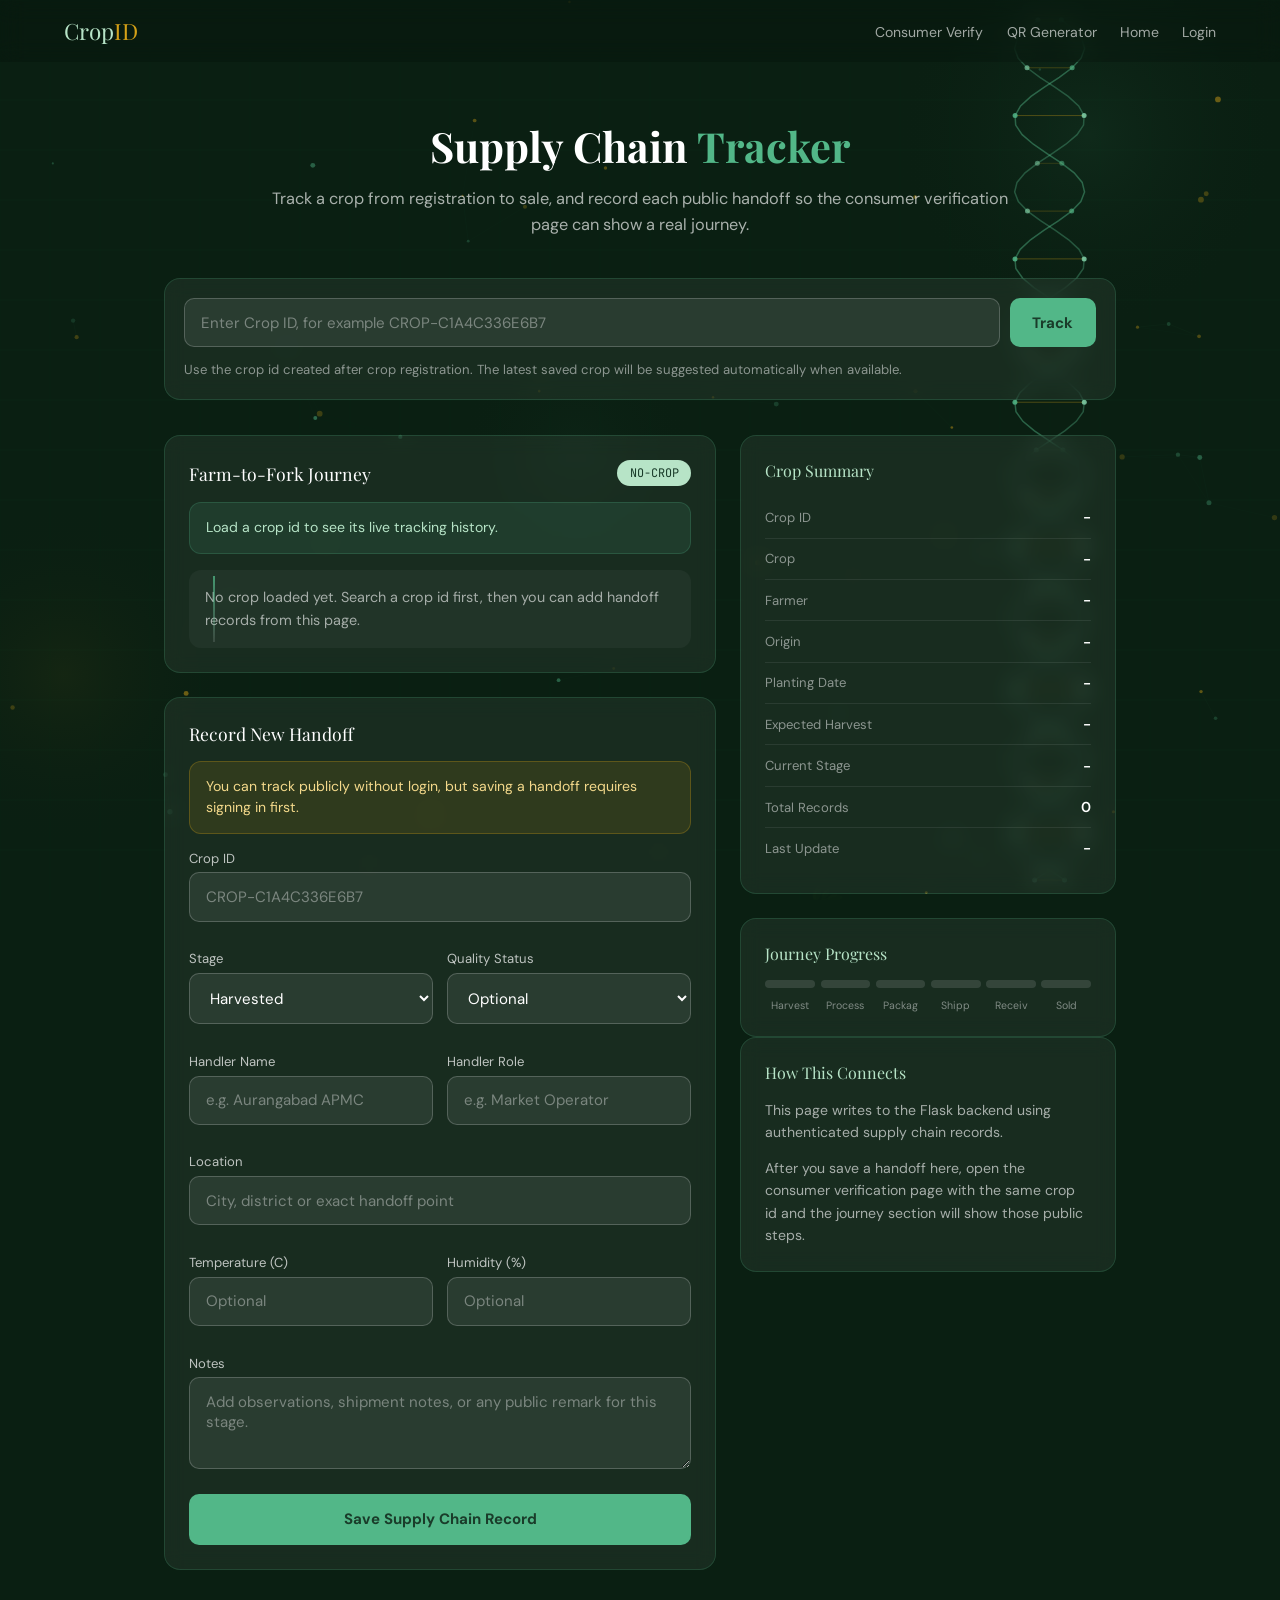
<file: Agrotrace-DNA-main/supply-chain.html>
<!DOCTYPE html>
<html lang="en">
<head>
  <meta charset="UTF-8"/>
  <meta name="viewport" content="width=device-width, initial-scale=1.0"/>
  <title>Supply Chain Tracker - CropID</title>
  <link href="https://fonts.googleapis.com/css2?family=Playfair+Display:wght@700;900&family=DM+Sans:wght@300;400;500;700&family=JetBrains+Mono:wght@400&display=swap" rel="stylesheet"/>
  <link rel="stylesheet" href="background.css"/>
  <style>
    *, *::before, *::after { margin: 0; padding: 0; box-sizing: border-box; }
    :root {
      --green-deep: #1a3c2a;
      --green-mid: #2d6a4f;
      --green-bright: #52b788;
      --green-light: #b7e4c7;
      --gold: #d4a017;
      --red: #e74c3c;
      --white: #ffffff;
    }
    body {
      font-family: 'DM Sans', sans-serif;
      background: #0a1f12;
      min-height: 100vh;
      color: #fff;
    }
    nav {
      background: rgba(0, 0, 0, 0.15);
      backdrop-filter: blur(12px);
      padding: 1rem 5%;
      display: flex;
      justify-content: space-between;
      align-items: center;
    }
    .logo {
      font-family: 'Playfair Display', serif;
      font-size: 1.4rem;
      color: var(--green-light);
      text-decoration: none;
    }
    .logo span { color: var(--gold); }
    .nav-links a {
      color: rgba(255, 255, 255, 0.62);
      text-decoration: none;
      font-size: 0.88rem;
      margin-left: 1.2rem;
    }
    .nav-links a:hover { color: var(--green-bright); }
    .page-hero {
      padding: 3.5rem 5% 2.5rem;
      text-align: center;
    }
    .page-hero h1 {
      font-family: 'Playfair Display', serif;
      font-size: 2.6rem;
      color: #fff;
    }
    .page-hero h1 em {
      color: var(--green-bright);
      font-style: normal;
    }
    .page-hero p {
      color: rgba(255, 255, 255, 0.65);
      margin-top: 0.8rem;
      font-size: 1.02rem;
      line-height: 1.6;
      max-width: 760px;
      margin-left: auto;
      margin-right: auto;
    }
    .search-section {
      max-width: 1080px;
      margin: 0 auto;
      padding: 0 5% 1rem;
    }
    .search-card,
    .journey-card,
    .add-scan-card,
    .summary-card,
    .progress-card,
    .guide-card {
      background: rgba(255, 255, 255, 0.06);
      border-radius: 16px;
      border: 1px solid rgba(82, 183, 136, 0.2);
      backdrop-filter: blur(10px);
    }
    .search-card {
      padding: 1.2rem;
    }
    .search-bar {
      display: flex;
      gap: 0.6rem;
    }
    .search-bar input,
    .form-group input,
    .form-group select,
    .form-group textarea {
      width: 100%;
      padding: 0.85rem 1rem;
      border: 1.5px solid rgba(255, 255, 255, 0.2);
      border-radius: 10px;
      background: rgba(255, 255, 255, 0.08);
      color: #fff;
      font-family: 'DM Sans', sans-serif;
      font-size: 0.94rem;
    }
    .search-bar input::placeholder,
    .form-group input::placeholder,
    .form-group textarea::placeholder {
      color: rgba(255, 255, 255, 0.38);
    }
    .search-bar input:focus,
    .form-group input:focus,
    .form-group select:focus,
    .form-group textarea:focus {
      outline: none;
      border-color: var(--green-bright);
    }
    .search-bar button,
    .btn-add {
      border: none;
      border-radius: 10px;
      font-family: 'DM Sans', sans-serif;
      font-size: 0.94rem;
      font-weight: 700;
      cursor: pointer;
      transition: all 0.2s;
    }
    .search-bar button {
      background: var(--green-bright);
      color: var(--green-deep);
      padding: 0.85rem 1.4rem;
      white-space: nowrap;
    }
    .search-bar button:hover,
    .btn-add:hover {
      transform: translateY(-2px);
      box-shadow: 0 8px 20px rgba(82, 183, 136, 0.35);
    }
    .search-hint {
      margin-top: 0.8rem;
      color: rgba(255, 255, 255, 0.5);
      font-size: 0.82rem;
      line-height: 1.5;
    }
    .main {
      max-width: 1080px;
      margin: 1.2rem auto 0;
      padding: 0 5% 4rem;
      display: grid;
      grid-template-columns: 1.25fr 0.85fr;
      gap: 1.5rem;
    }
    .journey-card,
    .add-scan-card,
    .summary-card,
    .progress-card,
    .guide-card {
      padding: 1.5rem;
    }
    .journey-card { margin-bottom: 1.5rem; }
    .card-title {
      font-family: 'Playfair Display', serif;
      font-size: 1.1rem;
      color: #fff;
      margin-bottom: 1rem;
      display: flex;
      justify-content: space-between;
      align-items: center;
      gap: 1rem;
    }
    .journey-badge {
      font-family: 'JetBrains Mono', monospace;
      font-size: 0.74rem;
      color: var(--green-deep);
      background: var(--green-light);
      border-radius: 999px;
      padding: 0.3rem 0.8rem;
      white-space: nowrap;
    }
    .notice {
      margin-bottom: 1rem;
      border-radius: 12px;
      padding: 0.9rem 1rem;
      font-size: 0.88rem;
      line-height: 1.5;
      border: 1px solid rgba(255, 255, 255, 0.08);
    }
    .notice.info {
      background: rgba(82, 183, 136, 0.12);
      color: var(--green-light);
      border-color: rgba(82, 183, 136, 0.22);
    }
    .notice.warn {
      background: rgba(212, 160, 23, 0.12);
      color: #f4d98b;
      border-color: rgba(212, 160, 23, 0.28);
    }
    .notice.error {
      background: rgba(231, 76, 60, 0.12);
      color: #f4b1a8;
      border-color: rgba(231, 76, 60, 0.24);
    }
    .timeline {
      position: relative;
    }
    .timeline::before {
      content: '';
      position: absolute;
      left: 24px;
      top: 6px;
      bottom: 6px;
      width: 2px;
      background: linear-gradient(to bottom, rgba(82, 183, 136, 0.75), rgba(255, 255, 255, 0.12));
    }
    .timeline-item {
      position: relative;
      display: flex;
      gap: 1rem;
      margin-bottom: 1rem;
    }
    .timeline-item:last-child { margin-bottom: 0; }
    .timeline-icon {
      width: 50px;
      height: 50px;
      border-radius: 50%;
      display: flex;
      align-items: center;
      justify-content: center;
      font-size: 0.78rem;
      font-weight: 700;
      color: #fff;
      flex-shrink: 0;
      z-index: 1;
      border: 2px solid rgba(255, 255, 255, 0.2);
      box-shadow: 0 8px 18px rgba(0, 0, 0, 0.24);
    }
    .timeline-content {
      flex: 1;
      background: rgba(255, 255, 255, 0.05);
      border: 1px solid rgba(82, 183, 136, 0.15);
      border-radius: 12px;
      padding: 1rem;
    }
    .timeline-content.active-stage {
      border-color: rgba(212, 160, 23, 0.45);
      background: rgba(212, 160, 23, 0.08);
    }
    .timeline-head {
      display: flex;
      justify-content: space-between;
      gap: 1rem;
      align-items: flex-start;
      margin-bottom: 0.55rem;
    }
    .stage-name {
      font-size: 1rem;
      font-weight: 700;
      color: #fff;
    }
    .stage-time {
      font-size: 0.76rem;
      color: rgba(255, 255, 255, 0.48);
      text-align: right;
    }
    .stage-location,
    .stage-handler,
    .stage-note {
      font-size: 0.84rem;
      line-height: 1.5;
    }
    .stage-location { color: rgba(255, 255, 255, 0.72); }
    .stage-handler { color: rgba(255, 255, 255, 0.58); margin-top: 0.2rem; }
    .stage-note { color: rgba(255, 255, 255, 0.52); margin-top: 0.45rem; }
    .stage-metrics {
      display: flex;
      flex-wrap: wrap;
      gap: 0.5rem;
      margin-top: 0.75rem;
    }
    .metric {
      background: rgba(255, 255, 255, 0.08);
      border: 1px solid rgba(255, 255, 255, 0.1);
      border-radius: 999px;
      padding: 0.35rem 0.7rem;
      font-size: 0.76rem;
      color: rgba(255, 255, 255, 0.75);
    }
    .status-pill {
      display: inline-block;
      margin-top: 0.7rem;
      border-radius: 999px;
      padding: 0.3rem 0.7rem;
      font-size: 0.72rem;
      font-weight: 700;
      letter-spacing: 0.04em;
      text-transform: uppercase;
    }
    .status-done {
      background: rgba(82, 183, 136, 0.14);
      color: var(--green-light);
    }
    .status-current {
      background: rgba(212, 160, 23, 0.16);
      color: #f4d98b;
    }
    .empty-state {
      padding: 1rem;
      border-radius: 12px;
      background: rgba(255, 255, 255, 0.04);
      color: rgba(255, 255, 255, 0.6);
      font-size: 0.9rem;
      line-height: 1.6;
    }
    .form-grid {
      display: grid;
      grid-template-columns: 1fr 1fr;
      gap: 0.9rem;
    }
    .form-group { margin-bottom: 0.9rem; }
    .form-group.full { grid-column: 1 / -1; }
    label {
      display: block;
      margin-bottom: 0.35rem;
      font-size: 0.82rem;
      color: rgba(255, 255, 255, 0.72);
    }
    textarea {
      min-height: 92px;
      resize: vertical;
    }
    .btn-add {
      width: 100%;
      background: var(--green-bright);
      color: var(--green-deep);
      padding: 0.95rem 1rem;
      margin-top: 0.35rem;
    }
    .btn-add:disabled,
    .search-bar button:disabled {
      background: #4e5d56;
      color: #b8c0bb;
      cursor: not-allowed;
      transform: none;
      box-shadow: none;
    }
    .summary-card { margin-bottom: 1.5rem; }
    .summary-title,
    .progress-title,
    .guide-title {
      font-family: 'Playfair Display', serif;
      font-size: 1rem;
      color: var(--green-light);
      margin-bottom: 1rem;
    }
    .summary-row {
      display: flex;
      justify-content: space-between;
      align-items: center;
      gap: 1rem;
      padding: 0.7rem 0;
      border-bottom: 1px solid rgba(255, 255, 255, 0.08);
    }
    .summary-row:last-child { border-bottom: none; }
    .summary-label {
      color: rgba(255, 255, 255, 0.5);
      font-size: 0.82rem;
    }
    .summary-value {
      color: #fff;
      font-size: 0.9rem;
      font-weight: 600;
      text-align: right;
    }
    .stage-dots {
      display: flex;
      gap: 0.35rem;
      margin-bottom: 0.7rem;
    }
    .stage-dot-item {
      flex: 1;
      height: 8px;
      border-radius: 999px;
      background: rgba(255, 255, 255, 0.12);
    }
    .stage-dot-item.done { background: var(--green-bright); }
    .stage-dot-item.active { background: var(--gold); }
    .stage-labels {
      display: flex;
      justify-content: space-between;
      gap: 0.4rem;
    }
    .stage-label-text {
      flex: 1;
      font-size: 0.66rem;
      text-align: center;
      color: rgba(255, 255, 255, 0.45);
    }
    .guide-card p {
      color: rgba(255, 255, 255, 0.62);
      font-size: 0.88rem;
      line-height: 1.6;
      margin-bottom: 0.8rem;
    }
    .guide-card p:last-child { margin-bottom: 0; }
    @media (max-width: 1024px) {
      .main { grid-template-columns: 1fr; }
    }
    @media (max-width: 768px) {
      nav { padding: 1rem 4%; }
      .page-hero { padding: 2.4rem 4% 1.8rem; }
      .page-hero h1 { font-size: 1.9rem; }
      .page-hero p { font-size: 0.92rem; }
      .search-section { padding: 0 4% 1rem; }
      .search-bar { flex-direction: column; }
      .main { padding: 0 4% 3rem; }
      .card-title { flex-direction: column; align-items: flex-start; }
      .form-grid { grid-template-columns: 1fr; }
      .timeline::before { left: 20px; }
      .timeline-icon {
        width: 42px;
        height: 42px;
        font-size: 0.72rem;
      }
      .timeline-head { flex-direction: column; }
      .stage-time { text-align: left; }
      .stage-label-text { font-size: 0.6rem; }
    }
  </style>
</head>
<body>

<nav>
  <a href="index.html" class="logo">Crop<span>ID</span></a>
  <div class="nav-links">
    <a href="consumer-verification.html">Consumer Verify</a>
    <a href="QR-Generator.html">QR Generator</a>
    <a href="index.html">Home</a>
    <a href="login.html">Login</a>
  </div>
</nav>

<div class="page-hero">
  <h1>Supply Chain <em>Tracker</em></h1>
  <p>Track a crop from registration to sale, and record each public handoff so the consumer verification page can show a real journey.</p>
</div>

<div class="search-section">
  <div class="search-card">
    <div class="search-bar">
      <input type="text" id="batchSearch" placeholder="Enter Crop ID, for example CROP-C1A4C336E6B7"/>
      <button type="button" id="trackBtn">Track</button>
    </div>
    <div class="search-hint" id="searchHint">Use the crop id created after crop registration. The latest saved crop will be suggested automatically when available.</div>
  </div>
</div>

<div class="main">
  <div>
    <div class="journey-card">
      <div class="card-title">
        <span>Farm-to-Fork Journey</span>
        <span class="journey-badge" id="batchBadge">NO-CROP</span>
      </div>
      <div class="notice info" id="journeyNotice">Load a crop id to see its live tracking history.</div>
      <div class="timeline" id="timeline">
        <div class="empty-state">No crop loaded yet. Search a crop id first, then you can add handoff records from this page.</div>
      </div>
    </div>

    <div class="add-scan-card">
      <div class="card-title">
        <span>Record New Handoff</span>
      </div>
      <div class="notice warn" id="authNotice">Sign in as the same farmer account that created the crop before adding supply chain records.</div>
      <div class="form-grid">
        <div class="form-group full">
          <label for="scanBatchId">Crop ID</label>
          <input type="text" id="scanBatchId" placeholder="CROP-C1A4C336E6B7"/>
        </div>
        <div class="form-group">
          <label for="scanStage">Stage</label>
          <select id="scanStage">
            <option value="Harvested">Harvested</option>
            <option value="Processed">Processed</option>
            <option value="Packaged">Packaged</option>
            <option value="Shipped">Shipped</option>
            <option value="Received">Received</option>
            <option value="Sold">Sold</option>
          </select>
        </div>
        <div class="form-group">
          <label for="scanQuality">Quality Status</label>
          <select id="scanQuality">
            <option value="">Optional</option>
            <option value="Good">Good</option>
            <option value="Fair">Fair</option>
            <option value="Poor">Poor</option>
          </select>
        </div>
        <div class="form-group">
          <label for="scanHandler">Handler Name</label>
          <input type="text" id="scanHandler" placeholder="e.g. Aurangabad APMC"/>
        </div>
        <div class="form-group">
          <label for="scanRole">Handler Role</label>
          <input type="text" id="scanRole" placeholder="e.g. Market Operator"/>
        </div>
        <div class="form-group full">
          <label for="scanLocation">Location</label>
          <input type="text" id="scanLocation" placeholder="City, district or exact handoff point"/>
        </div>
        <div class="form-group">
          <label for="scanTemp">Temperature (C)</label>
          <input type="number" id="scanTemp" step="0.1" placeholder="Optional"/>
        </div>
        <div class="form-group">
          <label for="scanHumidity">Humidity (%)</label>
          <input type="number" id="scanHumidity" step="0.1" placeholder="Optional"/>
        </div>
        <div class="form-group full">
          <label for="scanNotes">Notes</label>
          <textarea id="scanNotes" placeholder="Add observations, shipment notes, or any public remark for this stage."></textarea>
        </div>
      </div>
      <button class="btn-add" type="button" id="addScanBtn">Save Supply Chain Record</button>
    </div>
  </div>

  <div>
    <div class="summary-card">
      <div class="summary-title">Crop Summary</div>
      <div class="summary-row"><span class="summary-label">Crop ID</span><span class="summary-value" id="summaryCropId">-</span></div>
      <div class="summary-row"><span class="summary-label">Crop</span><span class="summary-value" id="summaryCropType">-</span></div>
      <div class="summary-row"><span class="summary-label">Farmer</span><span class="summary-value" id="summaryFarmer">-</span></div>
      <div class="summary-row"><span class="summary-label">Origin</span><span class="summary-value" id="summaryOrigin">-</span></div>
      <div class="summary-row"><span class="summary-label">Planting Date</span><span class="summary-value" id="summaryPlanting">-</span></div>
      <div class="summary-row"><span class="summary-label">Expected Harvest</span><span class="summary-value" id="summaryHarvest">-</span></div>
      <div class="summary-row"><span class="summary-label">Current Stage</span><span class="summary-value" id="summaryCurrentStage">-</span></div>
      <div class="summary-row"><span class="summary-label">Total Records</span><span class="summary-value" id="summaryRecordCount">0</span></div>
      <div class="summary-row"><span class="summary-label">Last Update</span><span class="summary-value" id="summaryLastUpdate">-</span></div>
    </div>

    <div class="progress-card">
      <div class="progress-title">Journey Progress</div>
      <div class="stage-dots" id="progressDots"></div>
      <div class="stage-labels" id="progressLabels"></div>
    </div>

    <div class="guide-card">
      <div class="guide-title">How This Connects</div>
      <p>This page writes to the Flask backend using authenticated supply chain records.</p>
      <p>After you save a handoff here, open the consumer verification page with the same crop id and the journey section will show those public steps.</p>
    </div>
  </div>
</div>

<script src="api-client.js"></script>
<script src="background.js"></script>
<script>
  const STAGE_ORDER = ['Harvested', 'Processed', 'Packaged', 'Shipped', 'Received', 'Sold'];
  const STAGE_META = {
    Registered: { badge: 'REG', color: '#2d6a4f', label: 'Crop Registered' },
    Harvested: { badge: 'HV', color: '#3f8f68', label: 'Harvested' },
    Processed: { badge: 'PR', color: '#6b4226', label: 'Processed' },
    Packaged: { badge: 'PK', color: '#7c5f2d', label: 'Packaged' },
    Shipped: { badge: 'SH', color: '#3a7ebf', label: 'Shipped' },
    Received: { badge: 'RC', color: '#8367c7', label: 'Received' },
    Sold: { badge: 'SD', color: '#52b788', label: 'Sold' }
  };

  let activeCrop = null;
  let activeFarmer = null;
  let activeSupply = { records: [] };

  function escapeHtml(value) {
    return String(value || '')
      .replace(/&/g, '&amp;')
      .replace(/</g, '&lt;')
      .replace(/>/g, '&gt;')
      .replace(/"/g, '&quot;')
      .replace(/'/g, '&#39;');
  }

  function formatDate(value) {
    if (!value) {
      return '-';
    }

    try {
      return new Date(value).toLocaleDateString('en-IN', {
        day: '2-digit',
        month: 'short',
        year: 'numeric'
      });
    } catch (error) {
      return value;
    }
  }

  function formatDateTime(value) {
    if (!value) {
      return '-';
    }

    try {
      return new Date(value).toLocaleString('en-IN', {
        day: '2-digit',
        month: 'short',
        year: 'numeric',
        hour: '2-digit',
        minute: '2-digit'
      });
    } catch (error) {
      return value;
    }
  }

  function textOrDash(value) {
    return value || '-';
  }

  function setNotice(message, tone) {
    const notice = document.getElementById('journeyNotice');
    notice.className = `notice ${tone}`;
    notice.textContent = message;
  }

  function setButtonLoading(buttonId, isLoading, loadingText, idleText) {
    const button = document.getElementById(buttonId);
    button.disabled = isLoading;
    button.textContent = isLoading ? loadingText : idleText;
  }

  function updateSearchFields(cropId) {
    if (!cropId) {
      return;
    }

    document.getElementById('batchSearch').value = cropId;
    document.getElementById('scanBatchId').value = cropId;
    document.getElementById('batchBadge').textContent = cropId;
  }

  function renderProgress(currentStage) {
    const dots = document.getElementById('progressDots');
    const labels = document.getElementById('progressLabels');
    dots.innerHTML = '';
    labels.innerHTML = '';

    const activeIndex = currentStage ? STAGE_ORDER.indexOf(currentStage) : -1;

    STAGE_ORDER.forEach((stage, index) => {
      const dot = document.createElement('div');
      dot.className = 'stage-dot-item';

      if (activeIndex >= 0 && index < activeIndex) {
        dot.classList.add('done');
      } else if (activeIndex >= 0 && index === activeIndex) {
        dot.classList.add('active');
      }

      dots.appendChild(dot);

      const label = document.createElement('span');
      label.className = 'stage-label-text';
      label.textContent = stage.replace('ed', '');
      labels.appendChild(label);
    });
  }

  function updateSummary(crop, farmer, supplyData) {
    const lastRecord = supplyData.records[supplyData.records.length - 1] || null;
    const origin = [farmer?.village, farmer?.district].filter(Boolean).join(', ');

    document.getElementById('summaryCropId').textContent = textOrDash(crop?.crop_id_code);
    document.getElementById('summaryCropType').textContent = textOrDash(crop?.crop_type);
    document.getElementById('summaryFarmer').textContent = textOrDash(farmer?.name);
    document.getElementById('summaryOrigin').textContent = textOrDash(origin);
    document.getElementById('summaryPlanting').textContent = formatDate(crop?.planting_date);
    document.getElementById('summaryHarvest').textContent = formatDate(crop?.expected_harvest_date);
    document.getElementById('summaryCurrentStage').textContent = lastRecord?.stage || 'Registered';
    document.getElementById('summaryRecordCount').textContent = String(supplyData.records.length);
    document.getElementById('summaryLastUpdate').textContent = lastRecord ? formatDateTime(lastRecord.created_at) : formatDateTime(crop?.created_at);
    renderProgress(lastRecord?.stage || null);
  }

  function renderTimeline(crop, farmer, supplyData) {
    const timeline = document.getElementById('timeline');
    const origin = [farmer?.village, farmer?.district].filter(Boolean).join(', ');
    const items = [{
      stage: 'Registered',
      location: origin || crop?.soil_type || 'Origin not available',
      handler_name: farmer?.name || 'Farmer',
      handler_role: 'Creator',
      notes: `Crop ${crop?.crop_id_code || ''} was created in the CropID backend.`,
      created_at: crop?.created_at || crop?.planting_date,
      temperature: null,
      humidity: null,
      quality_status: crop?.health_status || null
    }].concat(supplyData.records || []);

    if (!items.length) {
      timeline.innerHTML = '<div class="empty-state">No timeline items are available for this crop yet.</div>';
      return;
    }

    timeline.innerHTML = items.map((item, index) => {
      const meta = STAGE_META[item.stage] || STAGE_META.Processed;
      const isCurrent = index === items.length - 1;
      const metricParts = [];

      if (item.temperature != null && item.temperature !== '') {
        metricParts.push(`<span class="metric">Temp: ${escapeHtml(item.temperature)} C</span>`);
      }
      if (item.humidity != null && item.humidity !== '') {
        metricParts.push(`<span class="metric">Humidity: ${escapeHtml(item.humidity)}%</span>`);
      }
      if (item.quality_status) {
        metricParts.push(`<span class="metric">Quality: ${escapeHtml(item.quality_status)}</span>`);
      }

      const handlerText = [item.handler_name, item.handler_role].filter(Boolean).join(' - ');

      return `
        <div class="timeline-item">
          <div class="timeline-icon" style="background:${meta.color}">${meta.badge}</div>
          <div class="timeline-content ${isCurrent ? 'active-stage' : ''}">
            <div class="timeline-head">
              <div class="stage-name">${escapeHtml(meta.label)}</div>
              <div class="stage-time">${escapeHtml(formatDateTime(item.created_at))}</div>
            </div>
            <div class="stage-location">${escapeHtml(item.location || 'Location not provided')}</div>
            <div class="stage-handler">${escapeHtml(handlerText || 'Handler not provided')}</div>
            <div class="stage-note">${escapeHtml(item.notes || 'No public note added for this stage.')}</div>
            <div class="stage-metrics">${metricParts.join('')}</div>
            <span class="status-pill ${isCurrent ? 'status-current' : 'status-done'}">${isCurrent ? 'Current stage' : 'Completed'}</span>
          </div>
        </div>
      `;
    }).join('');
  }

  async function loadBatch() {
    const cropId = document.getElementById('batchSearch').value.trim().toUpperCase();
    document.getElementById('batchSearch').value = cropId;

    if (!cropId) {
      alert('Please enter a Crop ID first.');
      return;
    }

    setButtonLoading('trackBtn', true, 'Loading...', 'Track');
    updateSearchFields(cropId);
    setNotice('Loading crop and public supply chain details from the backend.', 'info');

    try {
      const cropData = await CropIdApi.request(`/crops/${encodeURIComponent(cropId)}/track`);
      let supplyData = { records: [] };

      try {
        supplyData = await CropIdApi.request(`/supply-chain/${encodeURIComponent(cropId)}/public`);
      } catch (error) {
        supplyData = { records: [] };
      }

      activeCrop = cropData.crop || null;
      activeFarmer = cropData.farmer || null;
      activeSupply = supplyData || { records: [] };

      updateSummary(activeCrop, activeFarmer, activeSupply);
      renderTimeline(activeCrop, activeFarmer, activeSupply);
      setNotice(`Loaded ${cropId}. Public records found: ${activeSupply.records.length}.`, 'info');
      history.replaceState(null, '', `supply-chain.html?cropId=${encodeURIComponent(cropId)}`);
    } catch (error) {
      activeCrop = null;
      activeFarmer = null;
      activeSupply = { records: [] };
      renderProgress(null);
      document.getElementById('timeline').innerHTML = '<div class="empty-state">This crop id could not be loaded from the backend. Check the code and try again.</div>';
      updateSummary(null, null, { records: [] });
      setNotice(error.data?.message || 'Crop not found in the backend.', 'error');
    } finally {
      setButtonLoading('trackBtn', false, 'Loading...', 'Track');
    }
  }

  function getSuggestedCropId() {
    const params = new URLSearchParams(window.location.search);
    const cropIdFromUrl = params.get('cropId');

    if (cropIdFromUrl) {
      return cropIdFromUrl.toUpperCase();
    }

    try {
      const latestCrop = JSON.parse(localStorage.getItem('latest_crop') || 'null');
      return latestCrop?.crop_id_code ? latestCrop.crop_id_code.toUpperCase() : '';
    } catch (error) {
      return '';
    }
  }

  function updateAuthNotice() {
    const user = CropIdApi.getStoredUser();
    const notice = document.getElementById('authNotice');

    if (!user) {
      notice.className = 'notice warn';
      notice.textContent = 'You can track publicly without login, but saving a handoff requires signing in first.';
      return;
    }

    notice.className = 'notice info';
    notice.textContent = `Signed in as ${user.full_name || user.username || user.email}. You can add records for crops you own.`;
  }

  function resetFormAfterSave(cropId) {
    document.getElementById('scanBatchId').value = cropId || '';
    document.getElementById('scanStage').value = 'Harvested';
    document.getElementById('scanHandler').value = '';
    document.getElementById('scanRole').value = '';
    document.getElementById('scanLocation').value = '';
    document.getElementById('scanTemp').value = '';
    document.getElementById('scanHumidity').value = '';
    document.getElementById('scanQuality').value = '';
    document.getElementById('scanNotes').value = '';
  }

  async function addScan() {
    const cropId = document.getElementById('scanBatchId').value.trim().toUpperCase();
    const stage = document.getElementById('scanStage').value;
    const handlerName = document.getElementById('scanHandler').value.trim();
    const handlerRole = document.getElementById('scanRole').value.trim();
    const location = document.getElementById('scanLocation').value.trim();
    const temperature = document.getElementById('scanTemp').value.trim();
    const humidity = document.getElementById('scanHumidity').value.trim();
    const qualityStatus = document.getElementById('scanQuality').value;
    const notes = document.getElementById('scanNotes').value.trim();
    const token = CropIdApi.getAccessToken();

    if (!cropId) {
      alert('Please enter the Crop ID first.');
      return;
    }

    if (!location) {
      alert('Please fill the location for this handoff.');
      return;
    }

    if (!token) {
      alert('Please login first to save a supply chain record.');
      window.location.href = `login.html?redirect=supply-chain&cropId=${encodeURIComponent(cropId)}`;
      return;
    }

    if (!activeCrop || activeCrop.crop_id_code !== cropId) {
      document.getElementById('batchSearch').value = cropId;
      await loadBatch();
    }

    if (!activeCrop) {
      alert('This crop could not be loaded, so the record was not saved.');
      return;
    }

    const payload = {
      crop_id: activeCrop.id,
      stage,
      location,
      temperature: temperature ? parseFloat(temperature) : null,
      humidity: humidity ? parseFloat(humidity) : null,
      handler_name: handlerName || null,
      handler_role: handlerRole || null,
      notes: notes || null,
      quality_status: qualityStatus || null
    };

    setButtonLoading('addScanBtn', true, 'Saving...', 'Save Supply Chain Record');

    try {
      await CropIdApi.request('/supply-chain', {
        method: 'POST',
        headers: CropIdApi.getAuthHeaders(),
        body: JSON.stringify(payload)
      });

      setNotice(`Saved ${stage} stage for ${cropId}. Redirecting to verification page...`, 'info');
      alert(`Supply chain record saved: ${stage}`);
      window.location.href = `consumer-verification.html?cropId=${encodeURIComponent(cropId)}`;
    } catch (error) {
      if (error.status === 403) {
        alert('This logged-in account cannot add records for that crop. Please use the same farmer account that created it.');
      } else if (error.status === 401) {
        alert('Your login session expired. Please sign in again.');
        window.location.href = 'login.html';
      } else {
        alert(error.data?.message || 'Failed to save the supply chain record.');
      }
    } finally {
      setButtonLoading('addScanBtn', false, 'Saving...', 'Save Supply Chain Record');
      updateAuthNotice();
    }
  }

  window.addEventListener('DOMContentLoaded', async () => {
    updateAuthNotice();
    renderProgress(null);

    const suggestedCropId = getSuggestedCropId();
    if (suggestedCropId) {
      updateSearchFields(suggestedCropId);
      document.getElementById('searchHint').textContent = `Latest crop detected: ${suggestedCropId}. Click Track to load its journey or save the next handoff.`;
      await loadBatch();
    } else {
      updateSearchFields('NO-CROP');
      document.getElementById('batchSearch').value = '';
      document.getElementById('scanBatchId').value = '';
      document.getElementById('batchBadge').textContent = 'NO-CROP';
      renderProgress(null);
    }

    document.getElementById('trackBtn').addEventListener('click', loadBatch);
    document.getElementById('addScanBtn').addEventListener('click', addScan);
    document.getElementById('batchSearch').addEventListener('keydown', event => {
      if (event.key === 'Enter') {
        loadBatch();
      }
    });
  });
</script>
</body>
</html>
</file>
<file: Agrotrace-DNA-main/background.css>
/* CropID — DNA + Agriculture Background Theme */
body {
  background: #0a1f12 !important;
}

nav, section, .page-hero, .hero, .main,
.form-container, .main-layout, .main-content,
.verify-hero, .result-section, .search-section,
footer, aside, .sidebar {
  position: relative !important;
  z-index: 1 !important;
}

#bgCanvas {
  position: fixed;
  top: 0; left: 0;
  width: 100%; height: 100%;
  pointer-events: none;
  z-index: 0;
}

nav, section, .page-hero, .hero, .main,
.form-container, .main-layout, .main-content,
.verify-hero, .result-section, .search-section,
footer, aside, .sidebar {
  position: relative;
  z-index: 1;
}

/* FLOATING LEAVES */
.leaf-float {
  position: fixed;
  pointer-events: none;
  z-index: 0;
  opacity: 0;
  animation: leafFloat linear infinite;
  user-select: none;
}

@keyframes leafFloat {
  0%   { transform: translateY(110vh) translateX(0px) rotate(0deg); opacity: 0; }
  10%  { opacity: 0.25; }
  50%  { transform: translateY(50vh) translateX(30px) rotate(180deg); opacity: 0.2; }
  90%  { opacity: 0.15; }
  100% { transform: translateY(-10vh) translateX(-20px) rotate(360deg); opacity: 0; }
}

/* DNA STRANDS */
.dna-strand {
  position: fixed;
  pointer-events: none;
  z-index: 0;
  opacity: 0.12;
  animation: dnaFloat linear infinite;
}

@keyframes dnaFloat {
  0%   { transform: translateY(0px) rotate(0deg); opacity: 0.08; }
  50%  { transform: translateY(-30px) rotate(5deg); opacity: 0.15; }
  100% { transform: translateY(0px) rotate(0deg); opacity: 0.08; }
}

/* GLOW ORBS */
.glow-orb {
  position: fixed;
  border-radius: 50%;
  pointer-events: none;
  z-index: 0;
  filter: blur(80px);
  animation: orbPulse ease-in-out infinite alternate;
}
.glow-orb.orb1 {
  width: 500px; height: 500px;
  background: radial-gradient(circle, rgba(0,255,120,0.07) 0%, transparent 70%);
  top: -150px; right: -150px;
  animation-duration: 9s;
}
.glow-orb.orb2 {
  width: 400px; height: 400px;
  background: radial-gradient(circle, rgba(0,180,80,0.06) 0%, transparent 70%);
  bottom: 5%; left: -100px;
  animation-duration: 12s;
}
.glow-orb.orb3 {
  width: 300px; height: 300px;
  background: radial-gradient(circle, rgba(100,255,150,0.05) 0%, transparent 70%);
  top: 40%; left: 30%;
  animation-duration: 15s;
}

@keyframes orbPulse {
  0%   { transform: scale(1); opacity: 0.5; }
  100% { transform: scale(1.3); opacity: 1; }
}

/* SOIL GROUND LINE */
.soil-ground {
  position: fixed;
  bottom: 0; left: 0; right: 0;
  height: 120px;
  background: linear-gradient(to top, rgba(30, 15, 5, 0.6), transparent);
  pointer-events: none;
  z-index: 0;
}

/* GRID */
.bg-grid {
  position: fixed;
  inset: 0;
  pointer-events: none;
  z-index: 0;
  background-image:
    linear-gradient(rgba(0,255,100,0.025) 1px, transparent 1px),
    linear-gradient(90deg, rgba(0,255,100,0.025) 1px, transparent 1px);
  background-size: 55px 55px;
}
</file>
